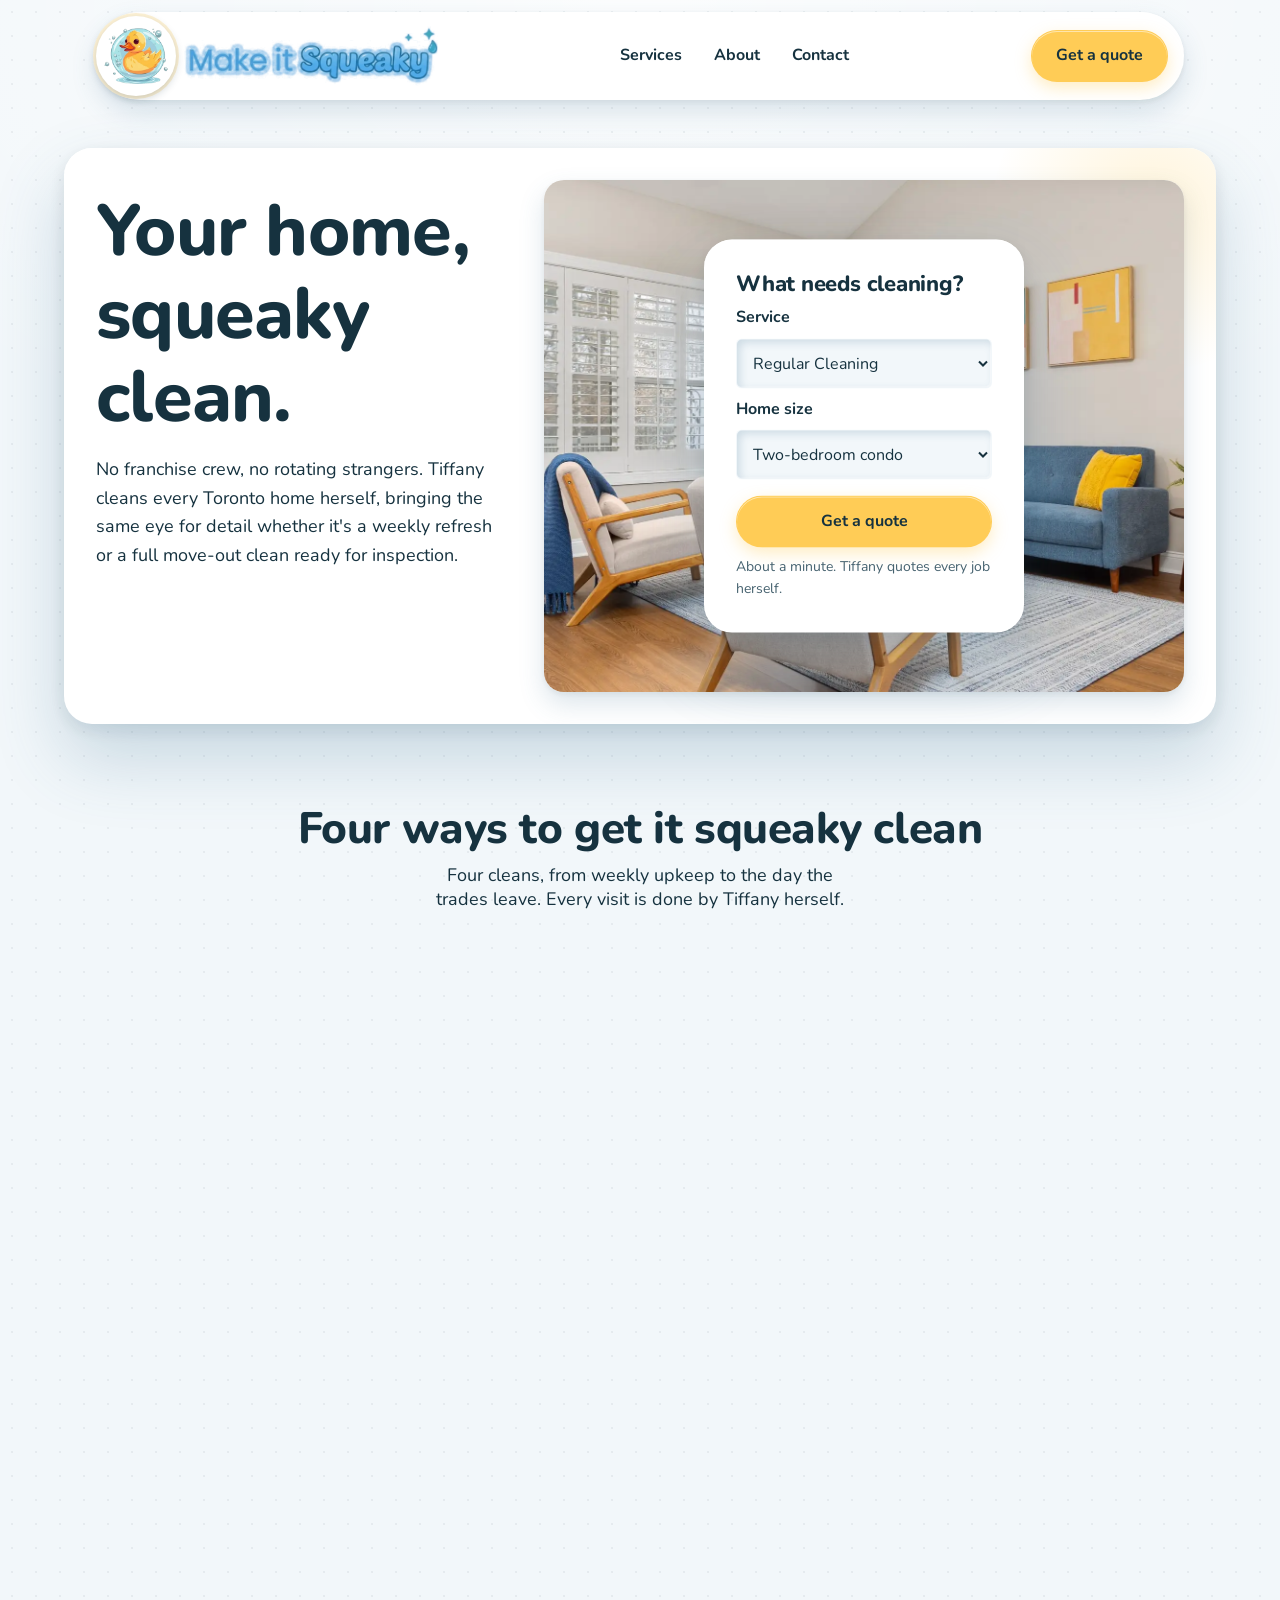
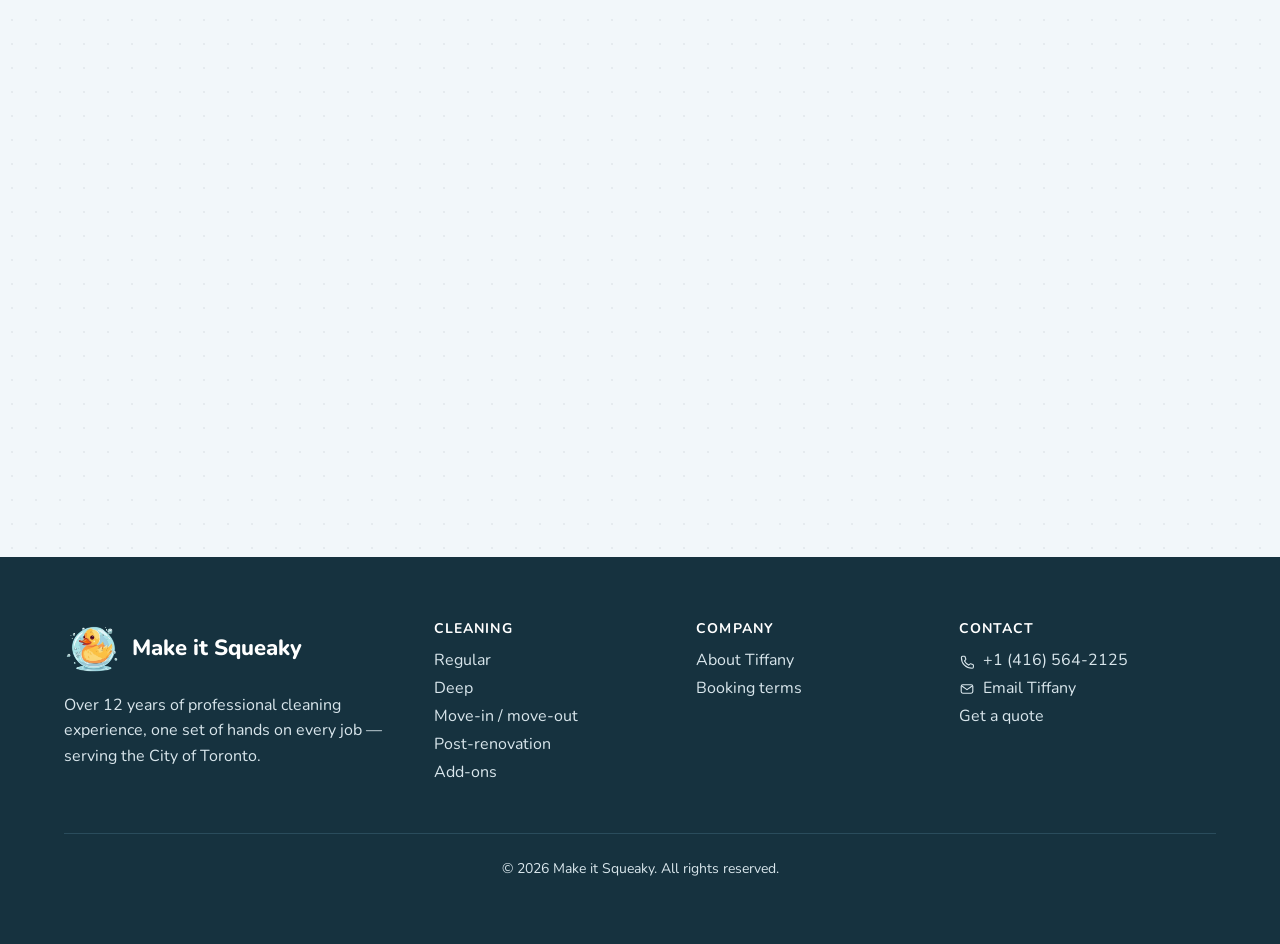
<file: index.html>
<!DOCTYPE html>
<html lang="en">
<head>
  <meta charset="UTF-8">
  <meta name="viewport" content="width=device-width, initial-scale=1.0">
  <meta http-equiv="Content-Security-Policy" content="default-src 'none'; img-src 'self'; style-src 'self'; script-src 'self'; font-src 'self'; connect-src 'self'; form-action 'self'; base-uri 'none'">
  <meta name="referrer" content="strict-origin-when-cross-origin">
  <title>Make it Squeaky — Residential Cleaning in Toronto</title>
  <meta name="description" content="Residential cleaning across the City of Toronto. Tiffany cleans every home herself — regular, deep, move-in/move-out and post-renovation — and quotes each job personally.">
  <link rel="canonical" href="https://makeitsqueaky.com/">
  <meta property="og:type" content="website">
  <meta property="og:site_name" content="Make it Squeaky">
  <meta property="og:title" content="Make it Squeaky — Residential Cleaning in Toronto">
  <meta property="og:description" content="Over a decade of professional cleaning experience. Tiffany cleans every home herself, across the City of Toronto — regular, deep, move-in/move-out and post-renovation cleans, quoted personally.">
  <meta property="og:url" content="https://makeitsqueaky.com/">
  <meta property="og:image" content="https://makeitsqueaky.com/assets/img/hero.webp">
  <meta property="og:image:width" content="1600">
  <meta property="og:image:height" content="1067">
  <meta property="og:image:alt" content="A bright living room with a blue sofa, wooden chairs and a sunlit shuttered window">
  <meta name="twitter:card" content="summary_large_image">
  <link rel="icon" href="assets/img/duck.webp" type="image/webp">
  <link rel="stylesheet" href="assets/css/site.css">
  <link rel="stylesheet" href="assets/css/mobile.css" media="screen and (max-width: 767px)">
  <script src="assets/js/boot.js"></script>
  <!-- Structured data. No prices: Tiffany quotes personally (PRODUCT.md,
       2026-10-26) and tests/copy-rules.test.js fails the build if a figure
       appears here or anywhere else that ships. Nothing appears here that the
       business cannot truthfully state: no street address, no opening hours,
       no ratings, no social profiles. An absent field is honest; an invented
       one is a lie in machine-readable form. -->
  <script type="application/ld+json">
  {
    "@context": "https://schema.org",
    "@graph": [
      {
        "@type": "LocalBusiness",
        "@id": "https://makeitsqueaky.com/#business",
        "name": "Make it Squeaky",
        "url": "https://makeitsqueaky.com/",
        "telephone": "+14165642125",
        "email": "tiffanypoerazoff10@gmail.com",
        "image": "https://makeitsqueaky.com/assets/img/hero.webp",
        "logo": "https://makeitsqueaky.com/assets/img/duck.webp",
        "description": "Residential cleaning across the City of Toronto. Tiffany cleans every home herself — no crews, no subcontractors — regular, deep, move-in/move-out and post-renovation cleaning, each job quoted personally.",
        "founder": { "@type": "Person", "name": "Tiffany" },
        "numberOfEmployees": { "@type": "QuantitativeValue", "value": 1 },
        "slogan": "One set of hands on every job.",
        "areaServed": {
          "@type": "City",
          "name": "Toronto",
          "containedInPlace": { "@type": "AdministrativeArea", "name": "Ontario" }
        },
        "makesOffer": [
          { "@type": "Offer", "itemOffered": { "@type": "Service", "name": "Regular Cleaning", "serviceType": "House cleaning" } },
          { "@type": "Offer", "itemOffered": { "@type": "Service", "name": "Deep Cleaning", "serviceType": "House cleaning" } },
          { "@type": "Offer", "itemOffered": { "@type": "Service", "name": "Move-In / Move-Out Cleaning", "serviceType": "House cleaning" } },
          { "@type": "Offer", "itemOffered": { "@type": "Service", "name": "Post-Renovation Cleaning", "serviceType": "House cleaning" } }
        ]
      },
      {
        "@type": "WebSite",
        "@id": "https://makeitsqueaky.com/#website",
        "url": "https://makeitsqueaky.com/",
        "name": "Make it Squeaky",
        "publisher": { "@id": "https://makeitsqueaky.com/#business" }
      }
    ]
  }
  </script>
</head>
<body>
  <a class="ms-skip-link" href="#main">Skip to content</a>

  <header class="ms-header">
    <div class="ms-header__inner">
      <a class="ms-logo" href="index.html" aria-label="Make it Squeaky — home">
        <span class="ms-logo__badge">
          <img
            class="ms-logo__mark"
            src="assets/img/duck.webp"
            srcset="assets/img/duck.webp 220w, assets/img/duck@2x.webp 440w"
            sizes="96px"
            width="220" height="220"
            alt="">
          <span class="ms-logo__bubbles" aria-hidden="true"><i></i><i></i><i></i><i></i></span>
        </span>
        <img
          class="ms-logo__word"
          src="assets/img/wordmark.webp"
          srcset="assets/img/wordmark.webp 576w, assets/img/wordmark@2x.webp 1152w"
          sizes="220px"
          width="576" height="136"
          alt="Make it Squeaky">
      </a>

      <nav class="ms-nav" aria-label="Primary">
        <button type="button" class="ms-nav__summary" id="ms-nav-toggle" aria-expanded="false" aria-controls="ms-nav-list" aria-label="Menu">
          <svg width="18" height="14" viewBox="0 0 18 14" fill="none" aria-hidden="true">
            <path d="M1 1H17M1 7H17M1 13H17" stroke="currentColor" stroke-width="2" stroke-linecap="round"/>
          </svg>
          <span class="ms-nav__summary-label">Menu</span>
        </button>
        <ul class="ms-nav__list" id="ms-nav-list">
          <li><a href="services.html">Services</a></li>
          <li><a href="about.html">About</a></li>
          <li><a href="about.html#contact-heading">Contact</a></li>
        </ul>
      </nav>

      <a class="ms-btn ms-btn--accent ms-header__cta" href="quote.html">
        <span class="ms-header__cta-full">Get a quote</span>
        <span class="ms-header__cta-short">Get a quote</span>
      </a>
    </div>
  </header>

  <main id="main">
    <section class="ms-hero" aria-labelledby="hero-heading">
      <div class="ms-container">
        <div class="ms-hero__inner">
          <div class="ms-hero__glow" aria-hidden="true"></div>
          <div class="ms-hero__copy">
            <h1 id="hero-heading" class="ms-hero__heading">Your home, squeaky clean.</h1>
            <p class="ms-hero__lead">
              No franchise crew, no rotating strangers. Tiffany cleans every Toronto home herself, bringing
              the same eye for detail whether it's a weekly refresh or a full move-out clean ready
              for inspection.
            </p>

            <div class="ms-stat ms-stat--start ms-hero__stat">
              <span class="ms-stat__num" data-years-since="2014">12</span>
              <span class="ms-stat__label">Years of experience</span>
            </div>
          </div>

          <div class="ms-hero__visual">
            <div class="ms-hero__media">
              <picture>
                <source media="(max-width: 63.9375em)" srcset="assets/img/hero-mobile.webp" width="820" height="547">
                <img
                  class="ms-hero__photo"
                  src="assets/img/hero.webp"
                  alt="A bright living room with a blue sofa, wooden chairs and a sunlit shuttered window"
                  width="1600" height="1067">
              </picture>
            </div>
            <form class="ms-quote-start" id="quote-start" action="quote.html" method="get" aria-labelledby="quote-start-heading">
              <h2 id="quote-start-heading" class="ms-quote-start__heading">What needs cleaning?</h2>

              <div class="ms-field">
                <label for="quote-service">Service</label>
                <select id="quote-service" name="service">
                  <option value="regular" selected>Regular Cleaning</option>
                  <option value="deep">Deep Cleaning</option>
                  <option value="moveInOut">Move-In / Move-Out Cleaning</option>
                  <option value="postReno">Post-Renovation Cleaning</option>
                </select>
              </div>

              <div class="ms-field">
                <label for="quote-size">Home size</label>
                <!-- Values are the estimator's own inputs — home type, bedrooms,
                     bathrooms — so the quote form can open with the same home
                     already described. -->
                <select id="quote-size" name="size">
                  <option value="condo|1|1">One-bedroom condo</option>
                  <option value="condo|2|1" selected>Two-bedroom condo</option>
                  <option value="condo|3|2">Three-bedroom condo</option>
                  <option value="townhouse|3|2">Three-bedroom townhouse</option>
                  <option value="house|3|2">Three-bedroom house</option>
                  <option value="house|4|3">Four-bedroom house</option>
                </select>
              </div>

              <button type="submit" class="ms-btn ms-btn--accent ms-btn--block ms-quote-start__submit">
                Get a quote
              </button>
              <p class="ms-quote-start__note">About a minute. Tiffany quotes every job herself.</p>
            </form>
          </div>
        </div>
      </div>
    </section>

    <section class="ms-services" id="services" aria-labelledby="services-heading">
      <div class="ms-container">
        <div class="ms-section__head">
          <h2 id="services-heading" class="ms-section-heading">Four ways to get it squeaky clean</h2>
          <p class="ms-section-lead">Four cleans, from weekly upkeep to the day the trades leave. Every visit is done by Tiffany herself.</p>
        </div>

        <div class="ms-service-grid">
          <a class="ms-service-tile" href="services.html#regular-heading">
            <h3 class="ms-card__title">Regular Cleaning</h3>
            <p class="ms-card__desc">Upkeep for a home that is already in good order.</p>
            <ul class="ms-check-list ms-service-tile__list">
              <li><svg viewBox="0 0 20 20" fill="none" aria-hidden="true"><path d="M4 10.5 8 14.5 16 6" stroke="currentColor" stroke-width="2" stroke-linecap="round" stroke-linejoin="round"/></svg>Dusting, vacuuming, floors</li>
              <li><svg viewBox="0 0 20 20" fill="none" aria-hidden="true"><path d="M4 10.5 8 14.5 16 6" stroke="currentColor" stroke-width="2" stroke-linecap="round" stroke-linejoin="round"/></svg>Kitchen counters and appliance fronts</li>
              <li><svg viewBox="0 0 20 20" fill="none" aria-hidden="true"><path d="M4 10.5 8 14.5 16 6" stroke="currentColor" stroke-width="2" stroke-linecap="round" stroke-linejoin="round"/></svg>Bathrooms cleaned and sanitised</li>
              <li><svg viewBox="0 0 20 20" fill="none" aria-hidden="true"><path d="M4 10.5 8 14.5 16 6" stroke="currentColor" stroke-width="2" stroke-linecap="round" stroke-linejoin="round"/></svg>Baseboards, bins, high-touch points</li>
            </ul>
            <span class="ms-service-tile__more">What's included</span>
          </a>

          <a class="ms-service-tile" href="services.html#deep-heading">
            <h3 class="ms-card__title">Deep Cleaning</h3>
            <p class="ms-card__desc">For a home that has not had a professional clean in a while.</p>
            <ul class="ms-check-list ms-service-tile__list">
              <li><svg viewBox="0 0 20 20" fill="none" aria-hidden="true"><path d="M4 10.5 8 14.5 16 6" stroke="currentColor" stroke-width="2" stroke-linecap="round" stroke-linejoin="round"/></svg>Everything in a regular visit</li>
              <li><svg viewBox="0 0 20 20" fill="none" aria-hidden="true"><path d="M4 10.5 8 14.5 16 6" stroke="currentColor" stroke-width="2" stroke-linecap="round" stroke-linejoin="round"/></svg>Soap scum and hard-water buildup</li>
              <li><svg viewBox="0 0 20 20" fill="none" aria-hidden="true"><path d="M4 10.5 8 14.5 16 6" stroke="currentColor" stroke-width="2" stroke-linecap="round" stroke-linejoin="round"/></svg>Cabinet fronts, doors, frames, trim</li>
              <li><svg viewBox="0 0 20 20" fill="none" aria-hidden="true"><path d="M4 10.5 8 14.5 16 6" stroke="currentColor" stroke-width="2" stroke-linecap="round" stroke-linejoin="round"/></svg>Corners and hard-to-reach spots</li>
            </ul>
            <span class="ms-service-tile__more">What's included</span>
          </a>

          <a class="ms-service-tile" href="services.html#moveinout-heading">
            <h3 class="ms-card__title">Move-In / Move-Out Cleaning</h3>
            <p class="ms-card__desc">For an empty place that has to pass inspection.</p>
            <ul class="ms-check-list ms-service-tile__list">
              <li><svg viewBox="0 0 20 20" fill="none" aria-hidden="true"><path d="M4 10.5 8 14.5 16 6" stroke="currentColor" stroke-width="2" stroke-linecap="round" stroke-linejoin="round"/></svg>Everything in a deep clean</li>
              <li><svg viewBox="0 0 20 20" fill="none" aria-hidden="true"><path d="M4 10.5 8 14.5 16 6" stroke="currentColor" stroke-width="2" stroke-linecap="round" stroke-linejoin="round"/></svg>Inside closets, shelves, storage</li>
              <li><svg viewBox="0 0 20 20" fill="none" aria-hidden="true"><path d="M4 10.5 8 14.5 16 6" stroke="currentColor" stroke-width="2" stroke-linecap="round" stroke-linejoin="round"/></svg>Window sills, tracks, light switches</li>
              <li><svg viewBox="0 0 20 20" fill="none" aria-hidden="true"><path d="M4 10.5 8 14.5 16 6" stroke="currentColor" stroke-width="2" stroke-linecap="round" stroke-linejoin="round"/></svg>Final walk-through and touches</li>
            </ul>
            <span class="ms-service-tile__more">What's included</span>
          </a>

          <a class="ms-service-tile" href="services.html#postreno-heading">
            <h3 class="ms-card__title">Post-Renovation Cleaning</h3>
            <p class="ms-card__desc">For the fine dust left behind once the trades have gone.</p>
            <ul class="ms-check-list ms-service-tile__list">
              <li><svg viewBox="0 0 20 20" fill="none" aria-hidden="true"><path d="M4 10.5 8 14.5 16 6" stroke="currentColor" stroke-width="2" stroke-linecap="round" stroke-linejoin="round"/></svg>Walls, trim, doors and frames</li>
              <li><svg viewBox="0 0 20 20" fill="none" aria-hidden="true"><path d="M4 10.5 8 14.5 16 6" stroke="currentColor" stroke-width="2" stroke-linecap="round" stroke-linejoin="round"/></svg>Cabinets and countertops</li>
              <li><svg viewBox="0 0 20 20" fill="none" aria-hidden="true"><path d="M4 10.5 8 14.5 16 6" stroke="currentColor" stroke-width="2" stroke-linecap="round" stroke-linejoin="round"/></svg>Sills, tracks, full vacuum and mop</li>
              <li><svg viewBox="0 0 20 20" fill="none" aria-hidden="true"><path d="M4 10.5 8 14.5 16 6" stroke="currentColor" stroke-width="2" stroke-linecap="round" stroke-linejoin="round"/></svg>Final detail pass</li>
            </ul>
            <span class="ms-service-tile__more">What's included</span>
          </a>
        </div>
        <p class="ms-services__note"><span class="ms-services__part">Serving the City of Toronto</span><span class="ms-services__sep" aria-hidden="true"> · </span><span class="ms-services__part">Just outside the city? <a href="about.html#contact-heading">Ask Tiffany</a></span></p>
      </div>
    </section>
    <!-- Tiffany's own before-and-after photos (2026-10-31): the bathtub
         and the kitchen sink, the pairs whose difference is unmistakable
         (Jon dropped the oven, the rusty stovetop and a second basin that
         was not a tub). Each frame is a native range input over two
         photos; assets/js/compare.js moves the clip. Captions name the
         subject only — the job, the home and the clean are not known. -->
    <section class="ms-section ms-work" id="work" aria-labelledby="work-heading">
      <div class="ms-container">
        <div class="ms-section__head">
          <h2 id="work-heading" class="ms-section-heading">Before and after</h2>
          <p class="ms-section-lead">Tiffany's own photos: a bathtub and a kitchen sink, each before and after. Drag the handle.</p>
        </div>
        <div class="ms-compare-grid">
          <figure class="ms-compare">
            <div class="ms-compare__frame">
              <img class="ms-compare__img ms-compare__img--after" src="assets/img/work/tub-after.webp" srcset="assets/img/work/tub-after.webp 800w, assets/img/work/tub-after@2x.webp 1400w" sizes="(min-width: 64em) 35rem, calc(100vw - 2rem)" width="800" height="600" alt="The same bathtub after the clean, white from edge to edge" loading="lazy" decoding="async">
              <div class="ms-compare__before">
                <img class="ms-compare__img" src="assets/img/work/tub-before.webp" srcset="assets/img/work/tub-before.webp 800w, assets/img/work/tub-before@2x.webp 1400w" sizes="(min-width: 64em) 35rem, calc(100vw - 2rem)" width="800" height="600" alt="A bathtub before the clean, with soap scum and a stained floor" loading="lazy" decoding="async">
              </div>
              <input class="ms-compare__range" type="range" min="0" max="100" value="50" aria-label="Bathtub: slide to compare before and after">
              <div class="ms-compare__divider" aria-hidden="true"><span class="ms-compare__knob"></span></div>
              <span class="ms-compare__tag ms-compare__tag--before" aria-hidden="true">Before</span>
              <span class="ms-compare__tag ms-compare__tag--after" aria-hidden="true">After</span>
            </div>
            <figcaption class="ms-compare__caption">Bathtub</figcaption>
          </figure>

          <figure class="ms-compare">
            <div class="ms-compare__frame">
              <img class="ms-compare__img ms-compare__img--after" src="assets/img/work/sink-after.webp" srcset="assets/img/work/sink-after.webp 800w, assets/img/work/sink-after@2x.webp 1400w" sizes="(min-width: 64em) 35rem, calc(100vw - 2rem)" width="800" height="600" alt="The same kitchen sink after the clean, the steel bright and the drains clear" loading="lazy" decoding="async">
              <div class="ms-compare__before">
                <img class="ms-compare__img" src="assets/img/work/sink-before.webp" srcset="assets/img/work/sink-before.webp 800w, assets/img/work/sink-before@2x.webp 1400w" sizes="(min-width: 64em) 35rem, calc(100vw - 2rem)" width="800" height="600" alt="A double kitchen sink before the clean, dull with a clogged drain and residue in the basins" loading="lazy" decoding="async">
              </div>
              <input class="ms-compare__range" type="range" min="0" max="100" value="50" aria-label="Kitchen sink: slide to compare before and after">
              <div class="ms-compare__divider" aria-hidden="true"><span class="ms-compare__knob"></span></div>
              <span class="ms-compare__tag ms-compare__tag--before" aria-hidden="true">Before</span>
              <span class="ms-compare__tag ms-compare__tag--after" aria-hidden="true">After</span>
            </div>
            <figcaption class="ms-compare__caption">Kitchen sink</figcaption>
          </figure>
        </div>
      </div>
    </section>
  </main>

  <footer class="ms-footer">
    <div class="ms-container">
      <div class="ms-footer__grid">
        <div class="ms-footer__col ms-footer__col--brand">
          <div class="ms-footer__brand">
            <img src="assets/img/duck.webp" srcset="assets/img/duck.webp 220w, assets/img/duck@2x.webp 440w" sizes="56px" width="220" height="220" alt="">
            <span class="ms-footer__wordmark-text">Make it Squeaky</span>
          </div>
          <p class="ms-footer__tagline">
            Over <span data-years-since="2014">12</span> years of professional cleaning experience, one set of hands on every job —
            serving the City of Toronto.
          </p>
        </div>

        <div class="ms-footer__col">
          <h2>Cleaning</h2>
          <ul>
            <li><a href="services.html#regular-heading">Regular</a></li>
            <li><a href="services.html#deep-heading">Deep</a></li>
            <li><a href="services.html#moveinout-heading">Move-in / move-out</a></li>
            <li><a href="services.html#postreno-heading">Post-renovation</a></li>
            <li><a href="services.html#addons-heading">Add-ons</a></li>
          </ul>
        </div>

        <div class="ms-footer__col">
          <h2>Company</h2>
          <ul>
            <li><a href="about.html">About Tiffany</a></li>
            <li><a href="services.html#terms-heading">Booking terms</a></li>
          </ul>
        </div>

        <div class="ms-footer__col">
          <h2>Contact</h2>
          <ul>
            <li class="ms-footer__icon-row">
              <svg viewBox="0 0 20 20" fill="none" aria-hidden="true"><path d="M3 5.5C3 4.67 3.67 4 4.5 4h2.06c.46 0 .87.3 1.01.74l.9 2.72a1.08 1.08 0 0 1-.28 1.1L6.9 9.9a12 12 0 0 0 5.2 5.2l1.34-1.29a1.08 1.08 0 0 1 1.1-.28l2.72.9c.44.14.74.55.74 1.01v2.06c0 .83-.67 1.5-1.5 1.5C8.6 19 3 13.4 3 5.5Z" stroke="currentColor" stroke-width="1.4" stroke-linejoin="round"/></svg>
              <a href="tel:+14165642125">+1 (416) 564-2125</a>
            </li>
            <li class="ms-footer__icon-row">
              <svg viewBox="0 0 20 20" fill="none" aria-hidden="true"><rect x="2.75" y="4.75" width="14.5" height="10.5" rx="2" stroke="currentColor" stroke-width="1.4"/><path d="m3.5 6.25 6.5 4.5 6.5-4.5" stroke="currentColor" stroke-width="1.4" stroke-linecap="round" stroke-linejoin="round"/></svg>
              <a href="mailto:tiffanypoerazoff10@gmail.com">Email Tiffany</a>
            </li>
            <li><a href="quote.html">Get a quote</a></li>
          </ul>
        </div>
      </div>

      <div class="ms-footer__bottom">
        <span>© 2026 Make it Squeaky. All rights reserved.</span>
      </div>
    </div>
  </footer>

  <script type="module" src="assets/js/ui.js"></script>
  <script type="module" src="assets/js/compare.js"></script>
</body>
</html>
</file>
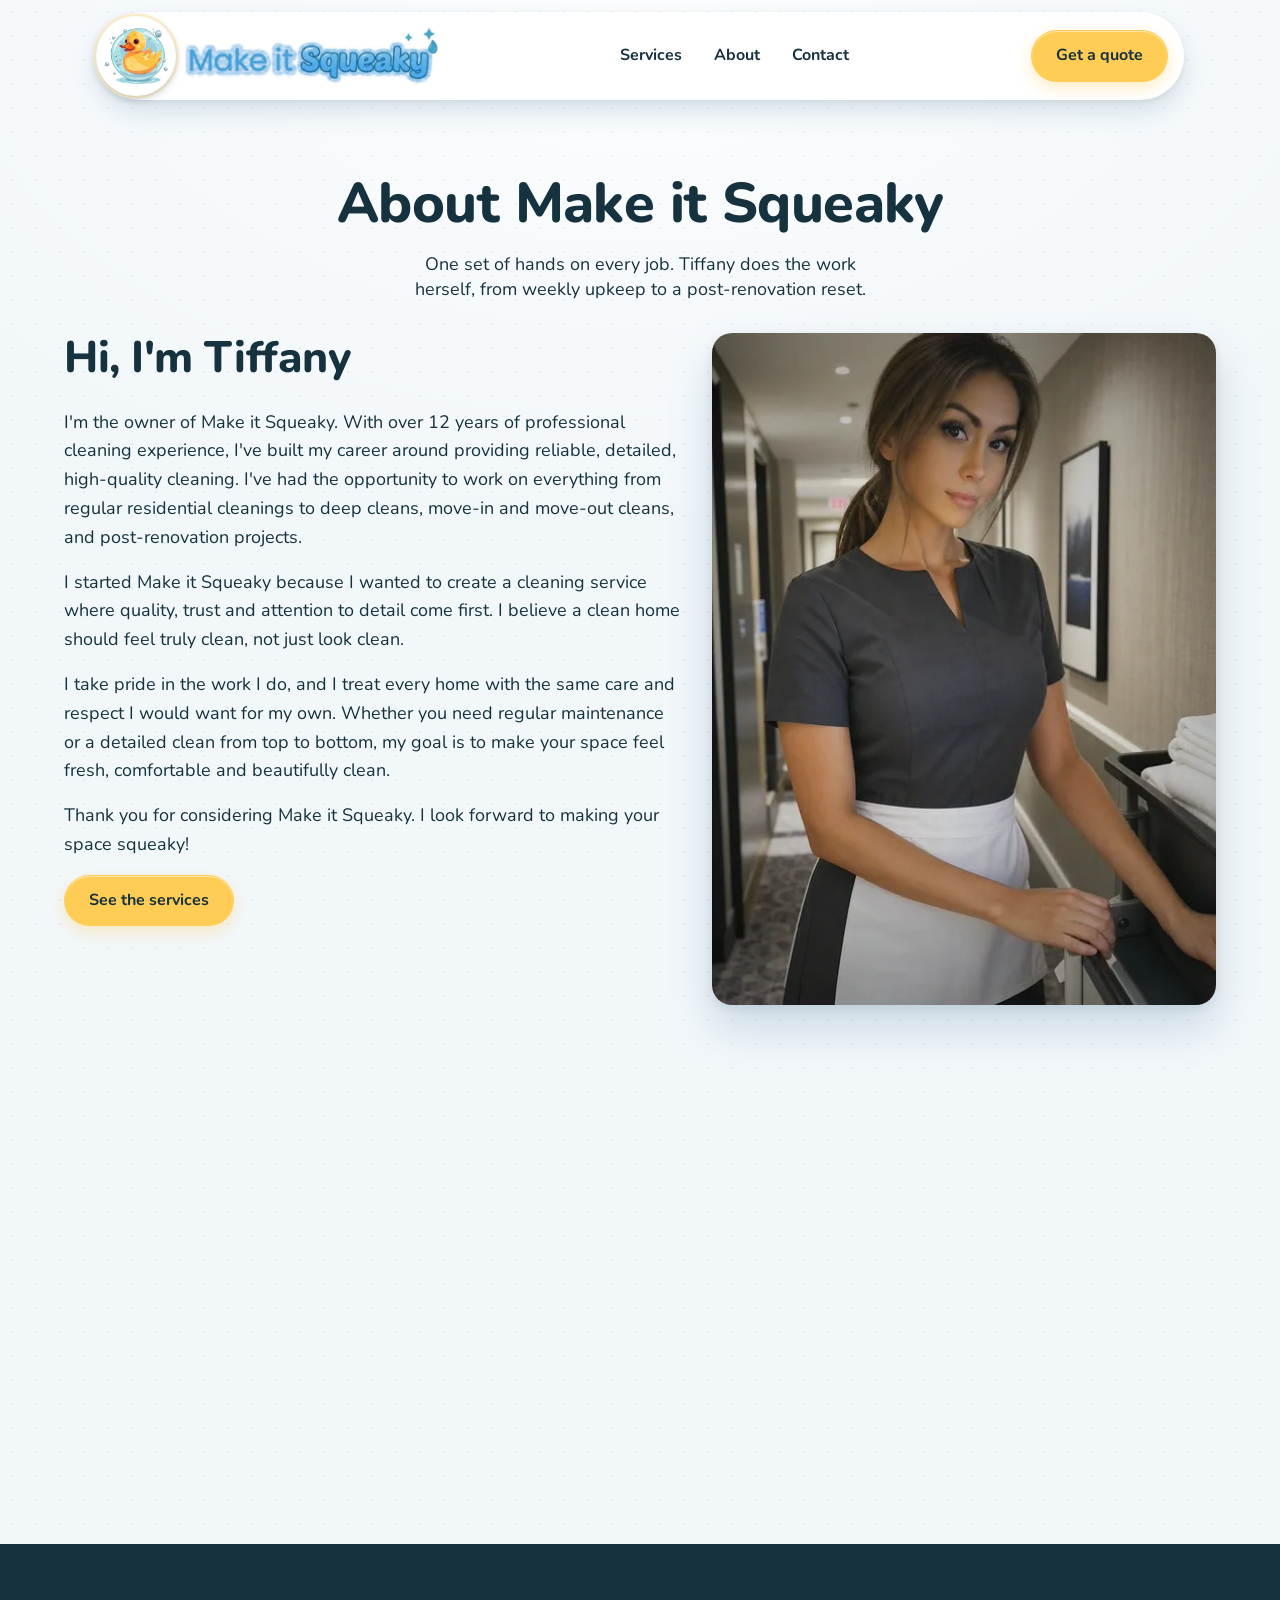
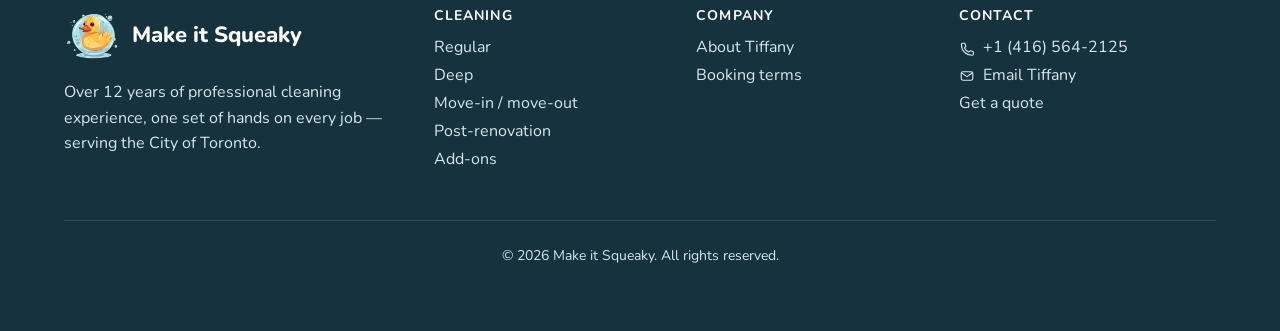
<file: about.html>
<!DOCTYPE html>
<html lang="en">
<head>
  <meta charset="UTF-8">
  <meta name="viewport" content="width=device-width, initial-scale=1.0">
  <meta http-equiv="Content-Security-Policy" content="default-src 'none'; img-src 'self'; style-src 'self'; script-src 'self'; font-src 'self'; connect-src 'self'; form-action 'self'; base-uri 'none'">
  <meta name="referrer" content="strict-origin-when-cross-origin">
  <title>About Tiffany, Toronto House Cleaner — Make it Squeaky</title>
  <meta name="description" content="Over a decade of professional cleaning experience, serving the City of Toronto. Regular, deep, move-in/move-out, and post-renovation cleaning.">
  <link rel="canonical" href="https://makeitsqueaky.com/about.html">
  <meta property="og:type" content="website">
  <meta property="og:site_name" content="Make it Squeaky">
  <meta property="og:title" content="About Tiffany, Toronto House Cleaner — Make it Squeaky">
  <meta property="og:description" content="Over a decade of professional cleaning experience, serving the City of Toronto. Regular, deep, move-in/move-out, and post-renovation cleaning.">
  <meta property="og:url" content="https://makeitsqueaky.com/about.html">
  <meta property="og:image" content="https://makeitsqueaky.com/assets/img/hero.webp">
  <meta property="og:image:width" content="1600">
  <meta property="og:image:height" content="1067">
  <meta property="og:image:alt" content="A bright living room with a blue sofa, wooden chairs and a sunlit shuttered window">
  <meta name="twitter:card" content="summary_large_image">
  <link rel="icon" href="assets/img/duck.webp" type="image/webp">
  <link rel="stylesheet" href="assets/css/site.css">
  <link rel="stylesheet" href="assets/css/mobile.css" media="screen and (max-width: 767px)">
  <script src="assets/js/boot.js"></script>
</head>
<body>
  <a class="ms-skip-link" href="#main">Skip to content</a>

  <header class="ms-header">
    <div class="ms-header__inner">
      <a class="ms-logo" href="index.html" aria-label="Make it Squeaky — home">
        <span class="ms-logo__badge">
          <img
            class="ms-logo__mark"
            src="assets/img/duck.webp"
            srcset="assets/img/duck.webp 220w, assets/img/duck@2x.webp 440w"
            sizes="96px"
            width="220" height="220"
            alt="">
          <span class="ms-logo__bubbles" aria-hidden="true"><i></i><i></i><i></i><i></i></span>
        </span>
        <img
          class="ms-logo__word"
          src="assets/img/wordmark.webp"
          srcset="assets/img/wordmark.webp 576w, assets/img/wordmark@2x.webp 1152w"
          sizes="220px"
          width="576" height="136"
          alt="Make it Squeaky">
      </a>

      <nav class="ms-nav" aria-label="Primary">
        <button type="button" class="ms-nav__summary" id="ms-nav-toggle" aria-expanded="false" aria-controls="ms-nav-list" aria-label="Menu">
          <svg width="18" height="14" viewBox="0 0 18 14" fill="none" aria-hidden="true">
            <path d="M1 1H17M1 7H17M1 13H17" stroke="currentColor" stroke-width="2" stroke-linecap="round"/>
          </svg>
          <span class="ms-nav__summary-label">Menu</span>
        </button>
        <ul class="ms-nav__list" id="ms-nav-list">
          <li><a href="services.html">Services</a></li>
          <li><a href="about.html" aria-current="page">About</a></li>
          <li><a href="about.html#contact-heading">Contact</a></li>
        </ul>
      </nav>

      <a class="ms-btn ms-btn--accent ms-header__cta" href="quote.html">
        <span class="ms-header__cta-full">Get a quote</span>
        <span class="ms-header__cta-short">Get a quote</span>
      </a>
    </div>
  </header>

  <main id="main">
    <section class="ms-page-head" aria-labelledby="page-hero-heading">
      <div class="ms-container">
        <h1 id="page-hero-heading" class="ms-page-head__title">About Make&nbsp;it&nbsp;Squeaky</h1>
        <p class="ms-page-head__lead">One set of hands on every job. Tiffany does the work herself, from weekly upkeep to a post-renovation reset.</p>
      </div>
    </section>

    <section class="ms-section" aria-labelledby="about-heading">
      <div class="ms-container">
        <div class="ms-info-grid ms-arrive">
          <div class="ms-prose">
            <h2 id="about-heading" class="ms-section-heading ms-section-heading--start">Hi, I'm Tiffany</h2>
            <p>
              I'm the owner of Make it Squeaky. With over <span data-years-since="2014">12</span> years of professional cleaning
              experience, I've built my career around providing reliable, detailed, high-quality
              cleaning. I've had the opportunity to work on everything from regular residential
              cleanings to deep cleans, move-in and move-out cleans, and post-renovation projects.
            </p>
            <p>
              I started Make it Squeaky because I wanted to create a cleaning service where
              quality, trust and attention to detail come first. I believe a clean home should
              feel truly clean, not just look clean.
            </p>
            <p>
              I take pride in the work I do, and I treat every home with the same care and respect
              I would want for my own. Whether you need regular maintenance or a detailed clean
              from top to bottom, my goal is to make your space feel fresh, comfortable and
              beautifully clean.
            </p>
            <p>
              Thank you for considering Make it Squeaky. I look forward to making your space
              squeaky!
            </p>

            <p class="ms-prose__action"><a class="ms-btn ms-btn--accent" href="services.html">See the services</a></p>
          </div>

          <!-- The source as delivered, 1086x1448 at its own 3:4 ratio.
               .ms-portrait matches, so object-fit has nothing left to crop. -->
          <div class="ms-portrait">
            <img
              src="assets/img/tiffany.webp"
              srcset="assets/img/tiffany.webp 500w, assets/img/tiffany@2x.webp 800w"
              sizes="(min-width: 56em) 30rem, 100vw"
              width="500" height="667"
              alt="">
          </div>
        </div>
      </div>
    </section>

    <!-- How to reach her, on the page that introduces her. This was
         contact.html: four cards that stood alone on a page of their own.
         The nav's "Contact" points here. -->
    <section class="ms-section" aria-labelledby="contact-heading">
      <div class="ms-container">
        <div class="ms-section__head">
          <h2 id="contact-heading" class="ms-section-heading">Get in touch</h2>
          <p class="ms-section-lead">Call or text for the fastest answer, or send Tiffany your details online — it takes about a minute.</p>
        </div>
        <div class="ms-contact-list">
          <div class="ms-contact-list__item">
            <svg viewBox="0 0 20 20" fill="none" aria-hidden="true"><path d="M3 5.5C3 4.67 3.67 4 4.5 4h2.06c.46 0 .87.3 1.01.74l.9 2.72a1.08 1.08 0 0 1-.28 1.1L6.9 9.9a12 12 0 0 0 5.2 5.2l1.34-1.29a1.08 1.08 0 0 1 1.1-.28l2.72.9c.44.14.74.55.74 1.01v2.06c0 .83-.67 1.5-1.5 1.5C8.6 19 3 13.4 3 5.5Z" stroke="currentColor" stroke-width="1.4" stroke-linejoin="round"/></svg>
            <div>
              <h3>Phone</h3>
              <p><a href="tel:+14165642125">+1 (416) 564-2125</a></p>
            </div>
          </div>

          <div class="ms-contact-list__item">
            <svg viewBox="0 0 20 20" fill="none" aria-hidden="true"><rect x="2.75" y="4.75" width="14.5" height="10.5" rx="2" stroke="currentColor" stroke-width="1.4"/><path d="m3.5 6.25 6.5 4.5 6.5-4.5" stroke="currentColor" stroke-width="1.4" stroke-linecap="round" stroke-linejoin="round"/></svg>
            <div>
              <h3>Email</h3>
              <p><a href="mailto:tiffanypoerazoff10@gmail.com">tiffanypoerazoff10@gmail.com</a></p>
            </div>
          </div>

          <div class="ms-contact-list__item">
            <svg viewBox="0 0 20 20" fill="none" aria-hidden="true"><path d="M10 18s6-5.1 6-9.5A6 6 0 0 0 4 8.5C4 12.9 10 18 10 18Z" stroke="currentColor" stroke-width="1.4" stroke-linejoin="round"/><circle cx="10" cy="8.5" r="2" stroke="currentColor" stroke-width="1.4"/></svg>
            <div>
              <h3>Service area</h3>
              <p>City of Toronto — any postal code starting with M. Just outside the city, in the GTA? Just ask; she sometimes travels for a fee agreed beforehand.</p>
            </div>
          </div>

          <div class="ms-contact-list__item">
            <svg viewBox="0 0 20 20" fill="none" aria-hidden="true"><path d="M4 5.5A1.5 1.5 0 0 1 5.5 4h9A1.5 1.5 0 0 1 16 5.5v6a1.5 1.5 0 0 1-1.5 1.5H9.25L6 16v-3H5.5A1.5 1.5 0 0 1 4 11.5v-6Z" stroke="currentColor" stroke-width="1.4" stroke-linejoin="round"/></svg>
            <div>
              <h3>Get a quote online</h3>
              <p>Tell Tiffany about your home in about a minute — no call needed.</p>
              <p><a href="quote.html">Get a quote</a></p>
            </div>
          </div>
        </div>
      </div>
    </section>

  </main>

  <footer class="ms-footer">
    <div class="ms-container">
      <div class="ms-footer__grid">
        <div class="ms-footer__col ms-footer__col--brand">
          <div class="ms-footer__brand">
            <img src="assets/img/duck.webp" srcset="assets/img/duck.webp 220w, assets/img/duck@2x.webp 440w" sizes="56px" width="220" height="220" alt="">
            <span class="ms-footer__wordmark-text">Make it Squeaky</span>
          </div>
          <p class="ms-footer__tagline">
            Over <span data-years-since="2014">12</span> years of professional cleaning experience, one set of hands on every job —
            serving the City of Toronto.
          </p>
        </div>

        <div class="ms-footer__col">
          <h2>Cleaning</h2>
          <ul>
            <li><a href="services.html#regular-heading">Regular</a></li>
            <li><a href="services.html#deep-heading">Deep</a></li>
            <li><a href="services.html#moveinout-heading">Move-in / move-out</a></li>
            <li><a href="services.html#postreno-heading">Post-renovation</a></li>
            <li><a href="services.html#addons-heading">Add-ons</a></li>
          </ul>
        </div>

        <div class="ms-footer__col">
          <h2>Company</h2>
          <ul>
            <li><a href="about.html">About Tiffany</a></li>
            <li><a href="services.html#terms-heading">Booking terms</a></li>
          </ul>
        </div>

        <div class="ms-footer__col">
          <h2>Contact</h2>
          <ul>
            <li class="ms-footer__icon-row">
              <svg viewBox="0 0 20 20" fill="none" aria-hidden="true"><path d="M3 5.5C3 4.67 3.67 4 4.5 4h2.06c.46 0 .87.3 1.01.74l.9 2.72a1.08 1.08 0 0 1-.28 1.1L6.9 9.9a12 12 0 0 0 5.2 5.2l1.34-1.29a1.08 1.08 0 0 1 1.1-.28l2.72.9c.44.14.74.55.74 1.01v2.06c0 .83-.67 1.5-1.5 1.5C8.6 19 3 13.4 3 5.5Z" stroke="currentColor" stroke-width="1.4" stroke-linejoin="round"/></svg>
              <a href="tel:+14165642125">+1 (416) 564-2125</a>
            </li>
            <li class="ms-footer__icon-row">
              <svg viewBox="0 0 20 20" fill="none" aria-hidden="true"><rect x="2.75" y="4.75" width="14.5" height="10.5" rx="2" stroke="currentColor" stroke-width="1.4"/><path d="m3.5 6.25 6.5 4.5 6.5-4.5" stroke="currentColor" stroke-width="1.4" stroke-linecap="round" stroke-linejoin="round"/></svg>
              <a href="mailto:tiffanypoerazoff10@gmail.com">Email Tiffany</a>
            </li>
            <li><a href="quote.html">Get a quote</a></li>
          </ul>
        </div>
      </div>

      <div class="ms-footer__bottom">
        <span>© 2026 Make it Squeaky. All rights reserved.</span>
      </div>
    </div>
  </footer>

  <script type="module" src="assets/js/ui.js"></script>
</body>
</html>
</file>
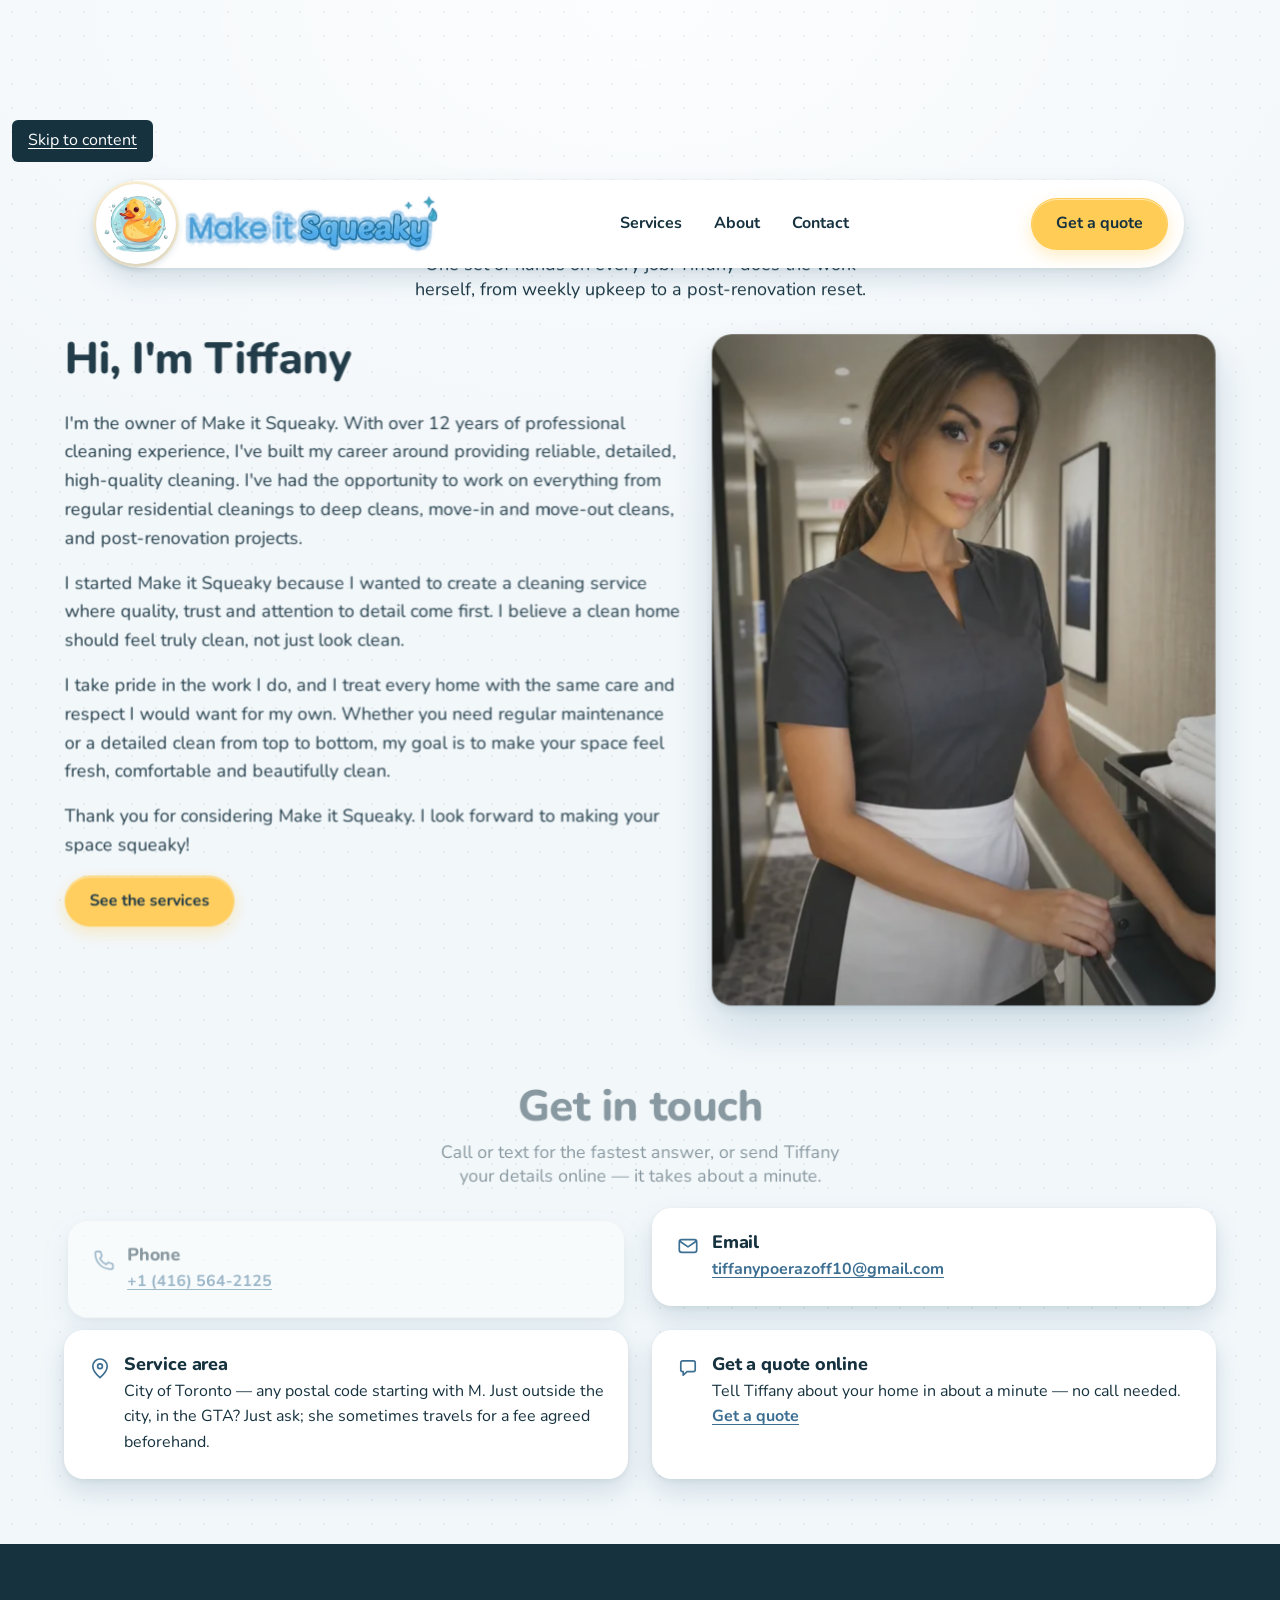
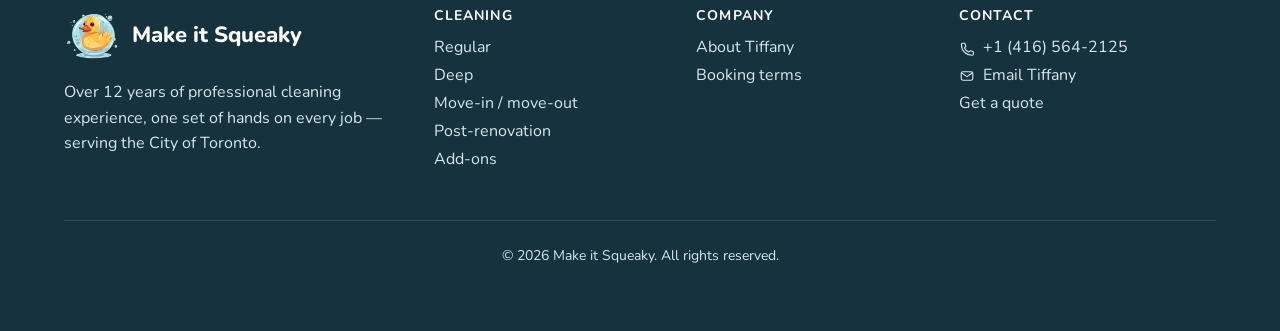
<file: contact.html>
<!DOCTYPE html>
<html lang="en">
<head>
  <meta charset="UTF-8">
  <meta name="viewport" content="width=device-width, initial-scale=1.0">
  <meta http-equiv="Content-Security-Policy" content="default-src 'none'; img-src 'self'; style-src 'self'; script-src 'self'; font-src 'self'; connect-src 'self'; form-action 'self'; base-uri 'none'">
  <meta name="referrer" content="strict-origin-when-cross-origin">
  <!-- Contact merged into about.html on 2026-09-28: the ways to reach
       Tiffany sit on the page that introduces her (#contact-heading), and the
       nav's "Contact" points there. This file stays only so old links and
       search results land somewhere: GitHub Pages cannot send a real
       redirect, so it is a meta refresh, a canonical to the merged page,
       noindex, and a visible link for a browser that does not follow the
       refresh. tests/site-structure.test.js holds that it carries no content
       of its own. -->
  <title>Contact has moved — Make it Squeaky</title>
  <meta name="robots" content="noindex">
  <meta http-equiv="refresh" content="0; url=about.html#contact-heading">
  <link rel="canonical" href="https://makeitsqueaky.com/about.html">
  <link rel="icon" href="assets/img/duck.webp" type="image/webp">
  <link rel="stylesheet" href="assets/css/site.css">
  <link rel="stylesheet" href="assets/css/mobile.css" media="screen and (max-width: 767px)">
</head>
<body>
  <a class="ms-skip-link" href="#main">Skip to content</a>

  <header class="ms-header">
    <div class="ms-header__inner">
      <a class="ms-logo" href="index.html" aria-label="Make it Squeaky — home">
        <span class="ms-logo__badge">
          <img
            class="ms-logo__mark"
            src="assets/img/duck.webp"
            srcset="assets/img/duck.webp 220w, assets/img/duck@2x.webp 440w"
            sizes="96px"
            width="220" height="220"
            alt="">
          <span class="ms-logo__bubbles" aria-hidden="true"><i></i><i></i><i></i><i></i></span>
        </span>
        <img
          class="ms-logo__word"
          src="assets/img/wordmark.webp"
          srcset="assets/img/wordmark.webp 576w, assets/img/wordmark@2x.webp 1152w"
          sizes="220px"
          width="576" height="136"
          alt="Make it Squeaky">
      </a>

      <nav class="ms-nav" aria-label="Primary">
        <button type="button" class="ms-nav__summary" id="ms-nav-toggle" aria-expanded="false" aria-controls="ms-nav-list" aria-label="Menu">
          <svg width="18" height="14" viewBox="0 0 18 14" fill="none" aria-hidden="true">
            <path d="M1 1H17M1 7H17M1 13H17" stroke="currentColor" stroke-width="2" stroke-linecap="round"/>
          </svg>
          <span class="ms-nav__summary-label">Menu</span>
        </button>
        <ul class="ms-nav__list" id="ms-nav-list">
          <li><a href="services.html">Services</a></li>
          <li><a href="about.html">About</a></li>
          <li><a href="about.html#contact-heading">Contact</a></li>
        </ul>
      </nav>

      <a class="ms-btn ms-btn--accent ms-header__cta" href="quote.html">
        <span class="ms-header__cta-full">Get a quote</span>
        <span class="ms-header__cta-short">Get a quote</span>
      </a>
    </div>
  </header>

  <main id="main">
    <section class="ms-section" aria-labelledby="moved-heading">
      <div class="ms-container">
        <div class="ms-cta-panel">
          <h1 id="moved-heading" class="ms-section-heading">Contact details now live on the About page</h1>
          <p class="ms-section-lead">Phone, email and the service area are with Tiffany's introduction. You should be taken there automatically.</p>
          <a class="ms-btn ms-btn--accent ms-cta-panel__cta" href="about.html#contact-heading">Go to contact details</a>
        </div>
      </div>
    </section>
  </main>

  <footer class="ms-footer">
    <div class="ms-container">
      <div class="ms-footer__grid">
        <div class="ms-footer__col ms-footer__col--brand">
          <div class="ms-footer__brand">
            <img src="assets/img/duck.webp" srcset="assets/img/duck.webp 220w, assets/img/duck@2x.webp 440w" sizes="56px" width="220" height="220" alt="">
            <span class="ms-footer__wordmark-text">Make it Squeaky</span>
          </div>
          <p class="ms-footer__tagline">
            Over <span data-years-since="2014">12</span> years of professional cleaning experience, one set of hands on every job —
            serving the City of Toronto.
          </p>
        </div>

        <div class="ms-footer__col">
          <h2>Cleaning</h2>
          <ul>
            <li><a href="services.html#regular-heading">Regular</a></li>
            <li><a href="services.html#deep-heading">Deep</a></li>
            <li><a href="services.html#moveinout-heading">Move-in / move-out</a></li>
            <li><a href="services.html#postreno-heading">Post-renovation</a></li>
            <li><a href="services.html#addons-heading">Add-ons</a></li>
          </ul>
        </div>

        <div class="ms-footer__col">
          <h2>Company</h2>
          <ul>
            <li><a href="about.html">About Tiffany</a></li>
            <li><a href="services.html#terms-heading">Booking terms</a></li>
          </ul>
        </div>

        <div class="ms-footer__col">
          <h2>Contact</h2>
          <ul>
            <li class="ms-footer__icon-row">
              <svg viewBox="0 0 20 20" fill="none" aria-hidden="true"><path d="M3 5.5C3 4.67 3.67 4 4.5 4h2.06c.46 0 .87.3 1.01.74l.9 2.72a1.08 1.08 0 0 1-.28 1.1L6.9 9.9a12 12 0 0 0 5.2 5.2l1.34-1.29a1.08 1.08 0 0 1 1.1-.28l2.72.9c.44.14.74.55.74 1.01v2.06c0 .83-.67 1.5-1.5 1.5C8.6 19 3 13.4 3 5.5Z" stroke="currentColor" stroke-width="1.4" stroke-linejoin="round"/></svg>
              <a href="tel:+14165642125">+1 (416) 564-2125</a>
            </li>
            <li class="ms-footer__icon-row">
              <svg viewBox="0 0 20 20" fill="none" aria-hidden="true"><rect x="2.75" y="4.75" width="14.5" height="10.5" rx="2" stroke="currentColor" stroke-width="1.4"/><path d="m3.5 6.25 6.5 4.5 6.5-4.5" stroke="currentColor" stroke-width="1.4" stroke-linecap="round" stroke-linejoin="round"/></svg>
              <a href="mailto:tiffanypoerazoff10@gmail.com">Email Tiffany</a>
            </li>
            <li><a href="quote.html">Get a quote</a></li>
          </ul>
        </div>
      </div>

      <div class="ms-footer__bottom">
        <span>© 2026 Make it Squeaky. All rights reserved.</span>
      </div>
    </div>
  </footer>

  <script type="module" src="assets/js/ui.js"></script>
</body>
</html>
</file>
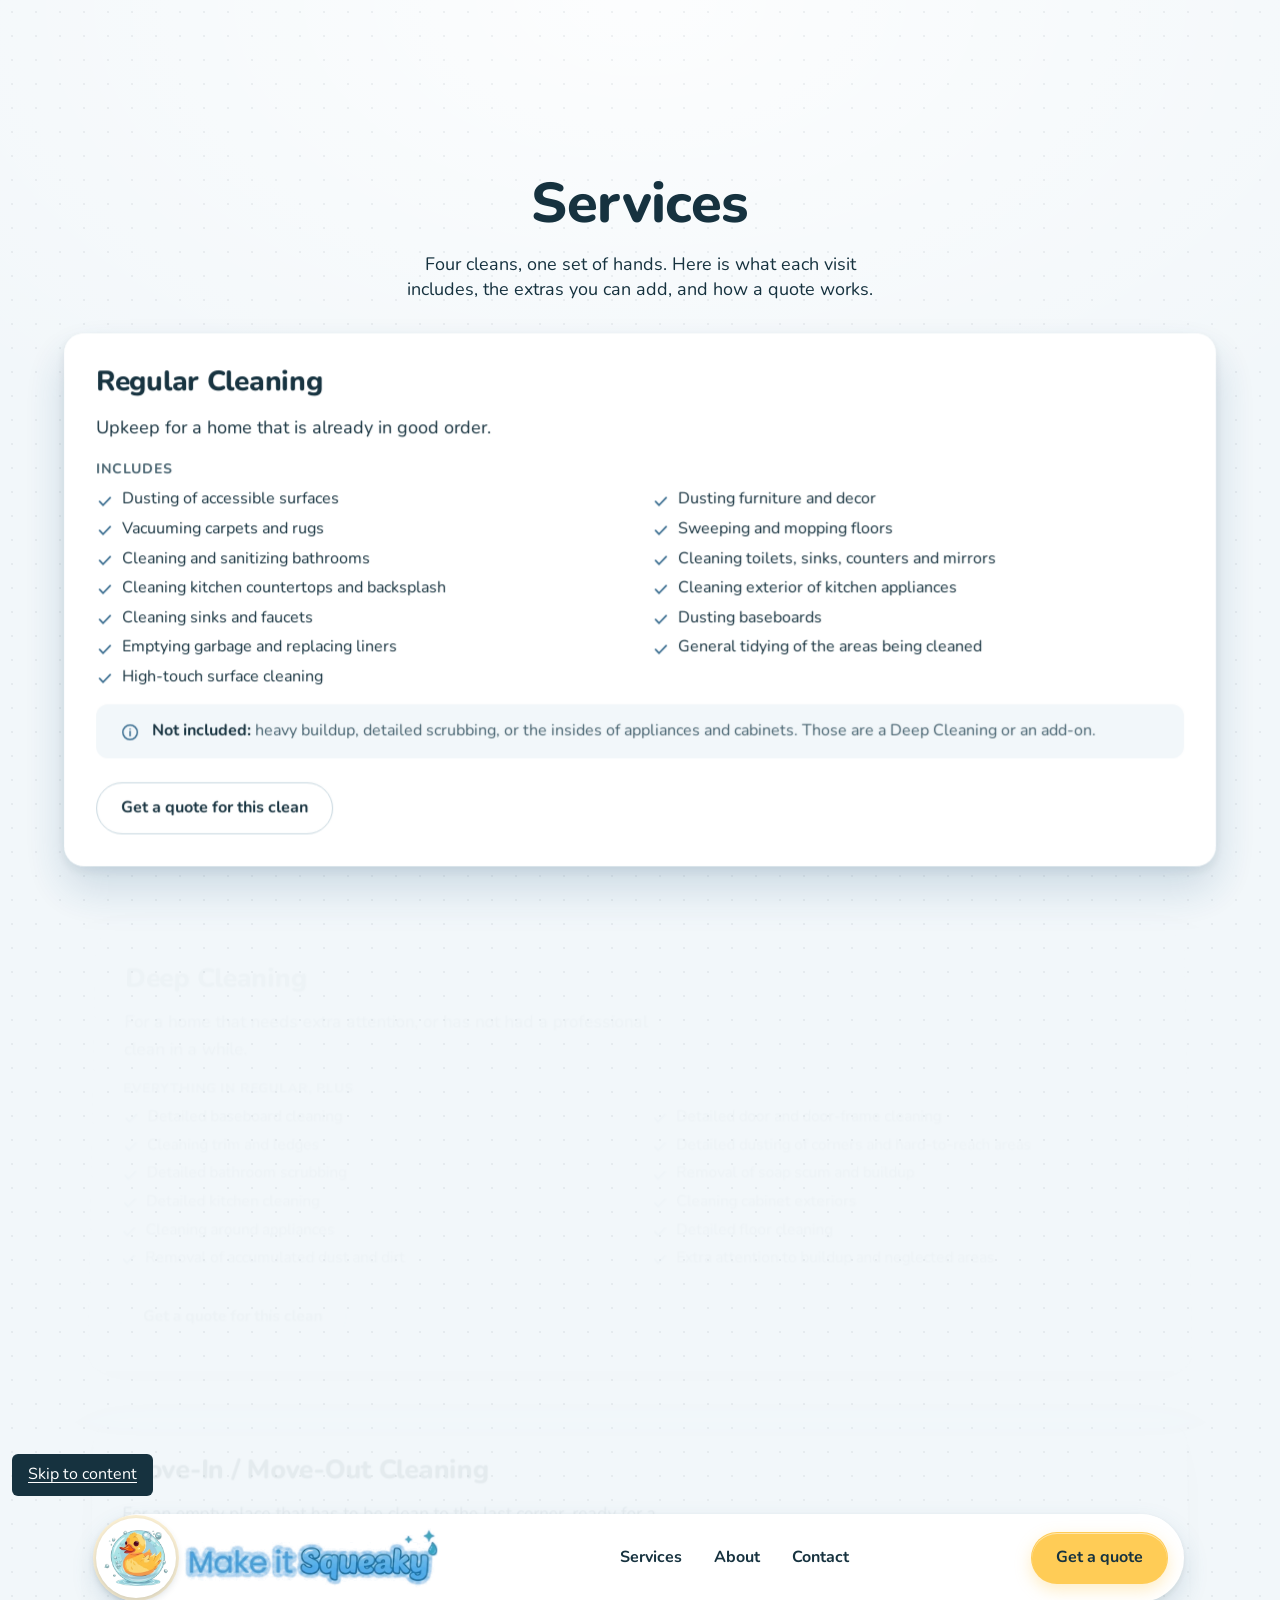
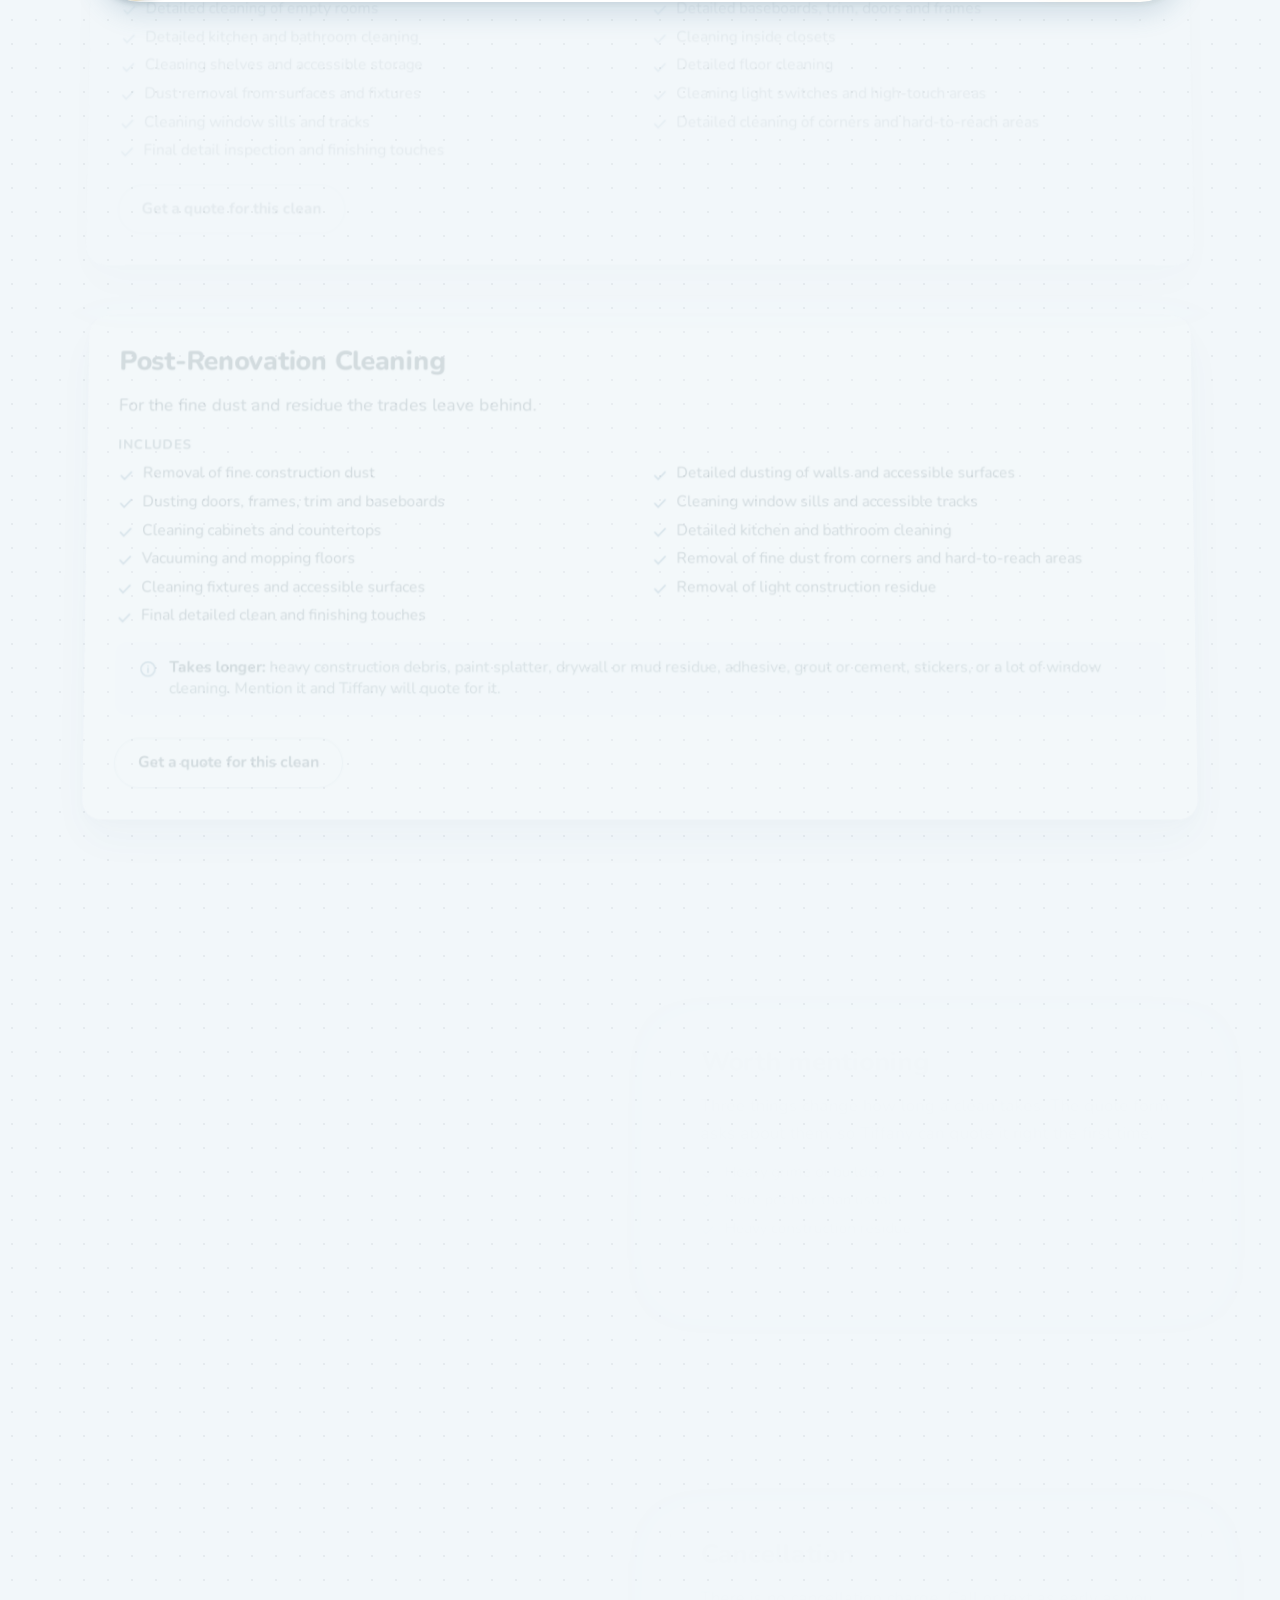
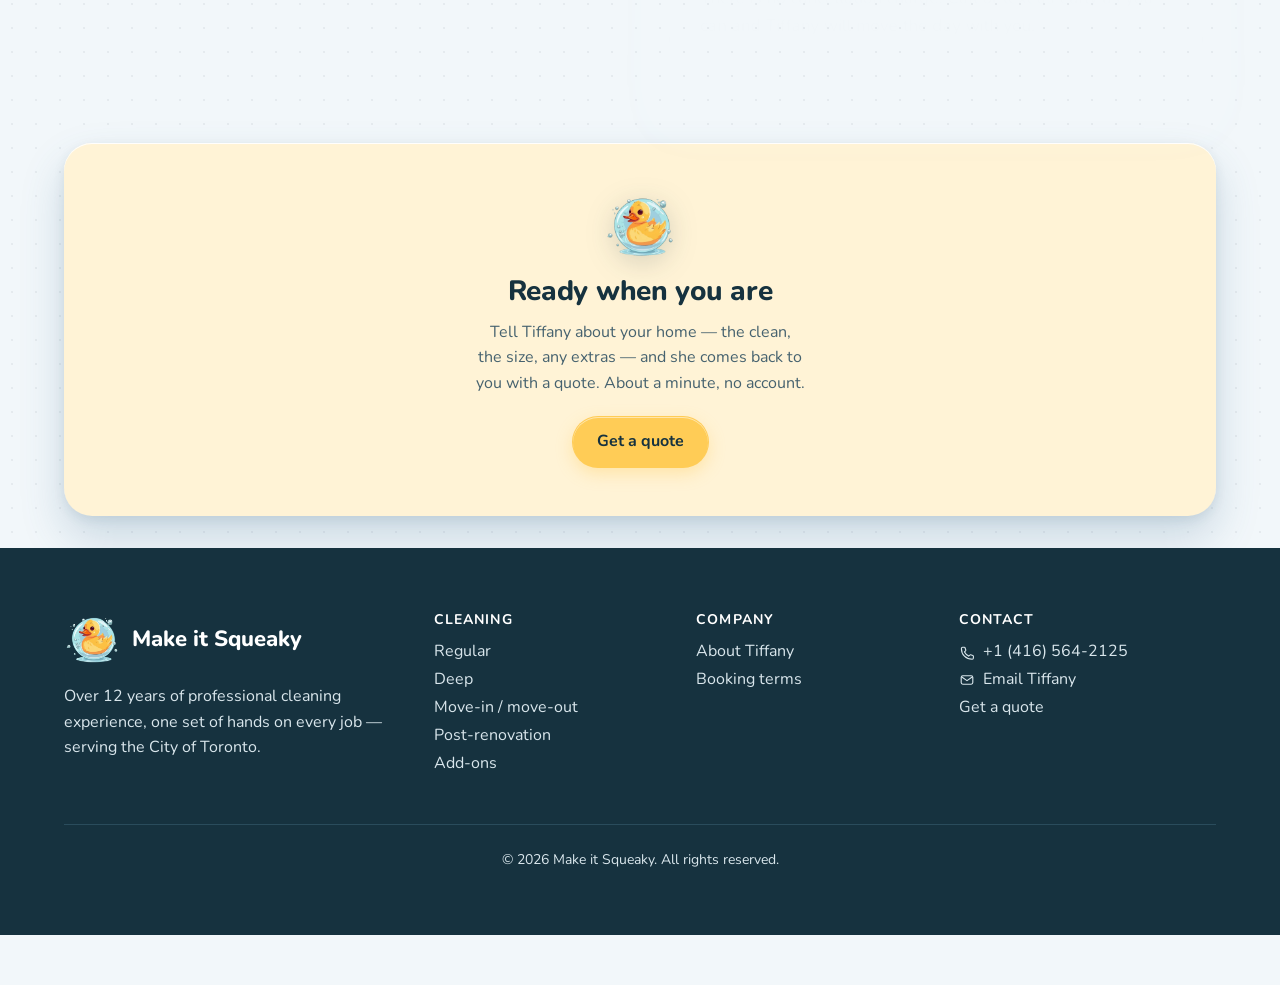
<file: policies.html>
<!DOCTYPE html>
<html lang="en">
<head>
  <meta charset="UTF-8">
  <meta name="viewport" content="width=device-width, initial-scale=1.0">
  <meta http-equiv="Content-Security-Policy" content="default-src 'none'; img-src 'self'; style-src 'self'; script-src 'self'; font-src 'self'; connect-src 'self'; form-action 'self'; base-uri 'none'">
  <meta name="referrer" content="strict-origin-when-cross-origin">
  <!-- Policies merged into services.html on 2026-09-28: the booking terms sit
       beside the prices they attach to (#terms-heading); the service area is
       on About and in the travel table; what a standard clean leaves out is
       on the Regular Cleaning panel and the add-on table. This file stays
       only so old links and search results land somewhere: GitHub Pages
       cannot send a real redirect, so it is a meta refresh, a canonical to
       the merged page, noindex, and a visible link for a browser that does
       not follow the refresh. tests/site-structure.test.js holds that it
       carries no content of its own. -->
  <title>Policies have moved — Make it Squeaky</title>
  <meta name="robots" content="noindex">
  <meta http-equiv="refresh" content="0; url=services.html#terms-heading">
  <link rel="canonical" href="https://makeitsqueaky.com/services.html">
  <link rel="icon" href="assets/img/duck.webp" type="image/webp">
  <link rel="stylesheet" href="assets/css/site.css">
  <link rel="stylesheet" href="assets/css/mobile.css" media="screen and (max-width: 767px)">
</head>
<body>
  <a class="ms-skip-link" href="#main">Skip to content</a>

  <header class="ms-header">
    <div class="ms-header__inner">
      <a class="ms-logo" href="index.html" aria-label="Make it Squeaky — home">
        <span class="ms-logo__badge">
          <img
            class="ms-logo__mark"
            src="assets/img/duck.webp"
            srcset="assets/img/duck.webp 220w, assets/img/duck@2x.webp 440w"
            sizes="96px"
            width="220" height="220"
            alt="">
          <span class="ms-logo__bubbles" aria-hidden="true"><i></i><i></i><i></i><i></i></span>
        </span>
        <img
          class="ms-logo__word"
          src="assets/img/wordmark.webp"
          srcset="assets/img/wordmark.webp 576w, assets/img/wordmark@2x.webp 1152w"
          sizes="220px"
          width="576" height="136"
          alt="Make it Squeaky">
      </a>

      <nav class="ms-nav" aria-label="Primary">
        <button type="button" class="ms-nav__summary" id="ms-nav-toggle" aria-expanded="false" aria-controls="ms-nav-list" aria-label="Menu">
          <svg width="18" height="14" viewBox="0 0 18 14" fill="none" aria-hidden="true">
            <path d="M1 1H17M1 7H17M1 13H17" stroke="currentColor" stroke-width="2" stroke-linecap="round"/>
          </svg>
          <span class="ms-nav__summary-label">Menu</span>
        </button>
        <ul class="ms-nav__list" id="ms-nav-list">
          <li><a href="services.html">Services</a></li>
          <li><a href="about.html">About</a></li>
          <li><a href="about.html#contact-heading">Contact</a></li>
        </ul>
      </nav>

      <a class="ms-btn ms-btn--accent ms-header__cta" href="quote.html">
        <span class="ms-header__cta-full">Get a quote</span>
        <span class="ms-header__cta-short">Get a quote</span>
      </a>
    </div>
  </header>

  <main id="main">
    <section class="ms-section" aria-labelledby="moved-heading">
      <div class="ms-container">
        <div class="ms-cta-panel">
          <h1 id="moved-heading" class="ms-section-heading">The booking terms now live on the Services page</h1>
          <p class="ms-section-lead">Deposit and cancellation sit beside the services they apply to. You should be taken there automatically.</p>
          <a class="ms-btn ms-btn--accent ms-cta-panel__cta" href="services.html#terms-heading">Go to booking terms</a>
        </div>
      </div>
    </section>
  </main>

  <footer class="ms-footer">
    <div class="ms-container">
      <div class="ms-footer__grid">
        <div class="ms-footer__col ms-footer__col--brand">
          <div class="ms-footer__brand">
            <img src="assets/img/duck.webp" srcset="assets/img/duck.webp 220w, assets/img/duck@2x.webp 440w" sizes="56px" width="220" height="220" alt="">
            <span class="ms-footer__wordmark-text">Make it Squeaky</span>
          </div>
          <p class="ms-footer__tagline">
            Over <span data-years-since="2014">12</span> years of professional cleaning experience, one set of hands on every job —
            serving the City of Toronto.
          </p>
        </div>

        <div class="ms-footer__col">
          <h2>Cleaning</h2>
          <ul>
            <li><a href="services.html#regular-heading">Regular</a></li>
            <li><a href="services.html#deep-heading">Deep</a></li>
            <li><a href="services.html#moveinout-heading">Move-in / move-out</a></li>
            <li><a href="services.html#postreno-heading">Post-renovation</a></li>
            <li><a href="services.html#addons-heading">Add-ons</a></li>
          </ul>
        </div>

        <div class="ms-footer__col">
          <h2>Company</h2>
          <ul>
            <li><a href="about.html">About Tiffany</a></li>
            <li><a href="services.html#terms-heading">Booking terms</a></li>
          </ul>
        </div>

        <div class="ms-footer__col">
          <h2>Contact</h2>
          <ul>
            <li class="ms-footer__icon-row">
              <svg viewBox="0 0 20 20" fill="none" aria-hidden="true"><path d="M3 5.5C3 4.67 3.67 4 4.5 4h2.06c.46 0 .87.3 1.01.74l.9 2.72a1.08 1.08 0 0 1-.28 1.1L6.9 9.9a12 12 0 0 0 5.2 5.2l1.34-1.29a1.08 1.08 0 0 1 1.1-.28l2.72.9c.44.14.74.55.74 1.01v2.06c0 .83-.67 1.5-1.5 1.5C8.6 19 3 13.4 3 5.5Z" stroke="currentColor" stroke-width="1.4" stroke-linejoin="round"/></svg>
              <a href="tel:+14165642125">+1 (416) 564-2125</a>
            </li>
            <li class="ms-footer__icon-row">
              <svg viewBox="0 0 20 20" fill="none" aria-hidden="true"><rect x="2.75" y="4.75" width="14.5" height="10.5" rx="2" stroke="currentColor" stroke-width="1.4"/><path d="m3.5 6.25 6.5 4.5 6.5-4.5" stroke="currentColor" stroke-width="1.4" stroke-linecap="round" stroke-linejoin="round"/></svg>
              <a href="mailto:tiffanypoerazoff10@gmail.com">Email Tiffany</a>
            </li>
            <li><a href="quote.html">Get a quote</a></li>
          </ul>
        </div>
      </div>

      <div class="ms-footer__bottom">
        <span>© 2026 Make it Squeaky. All rights reserved.</span>
      </div>
    </div>
  </footer>

  <script type="module" src="assets/js/ui.js"></script>
</body>
</html>
</file>
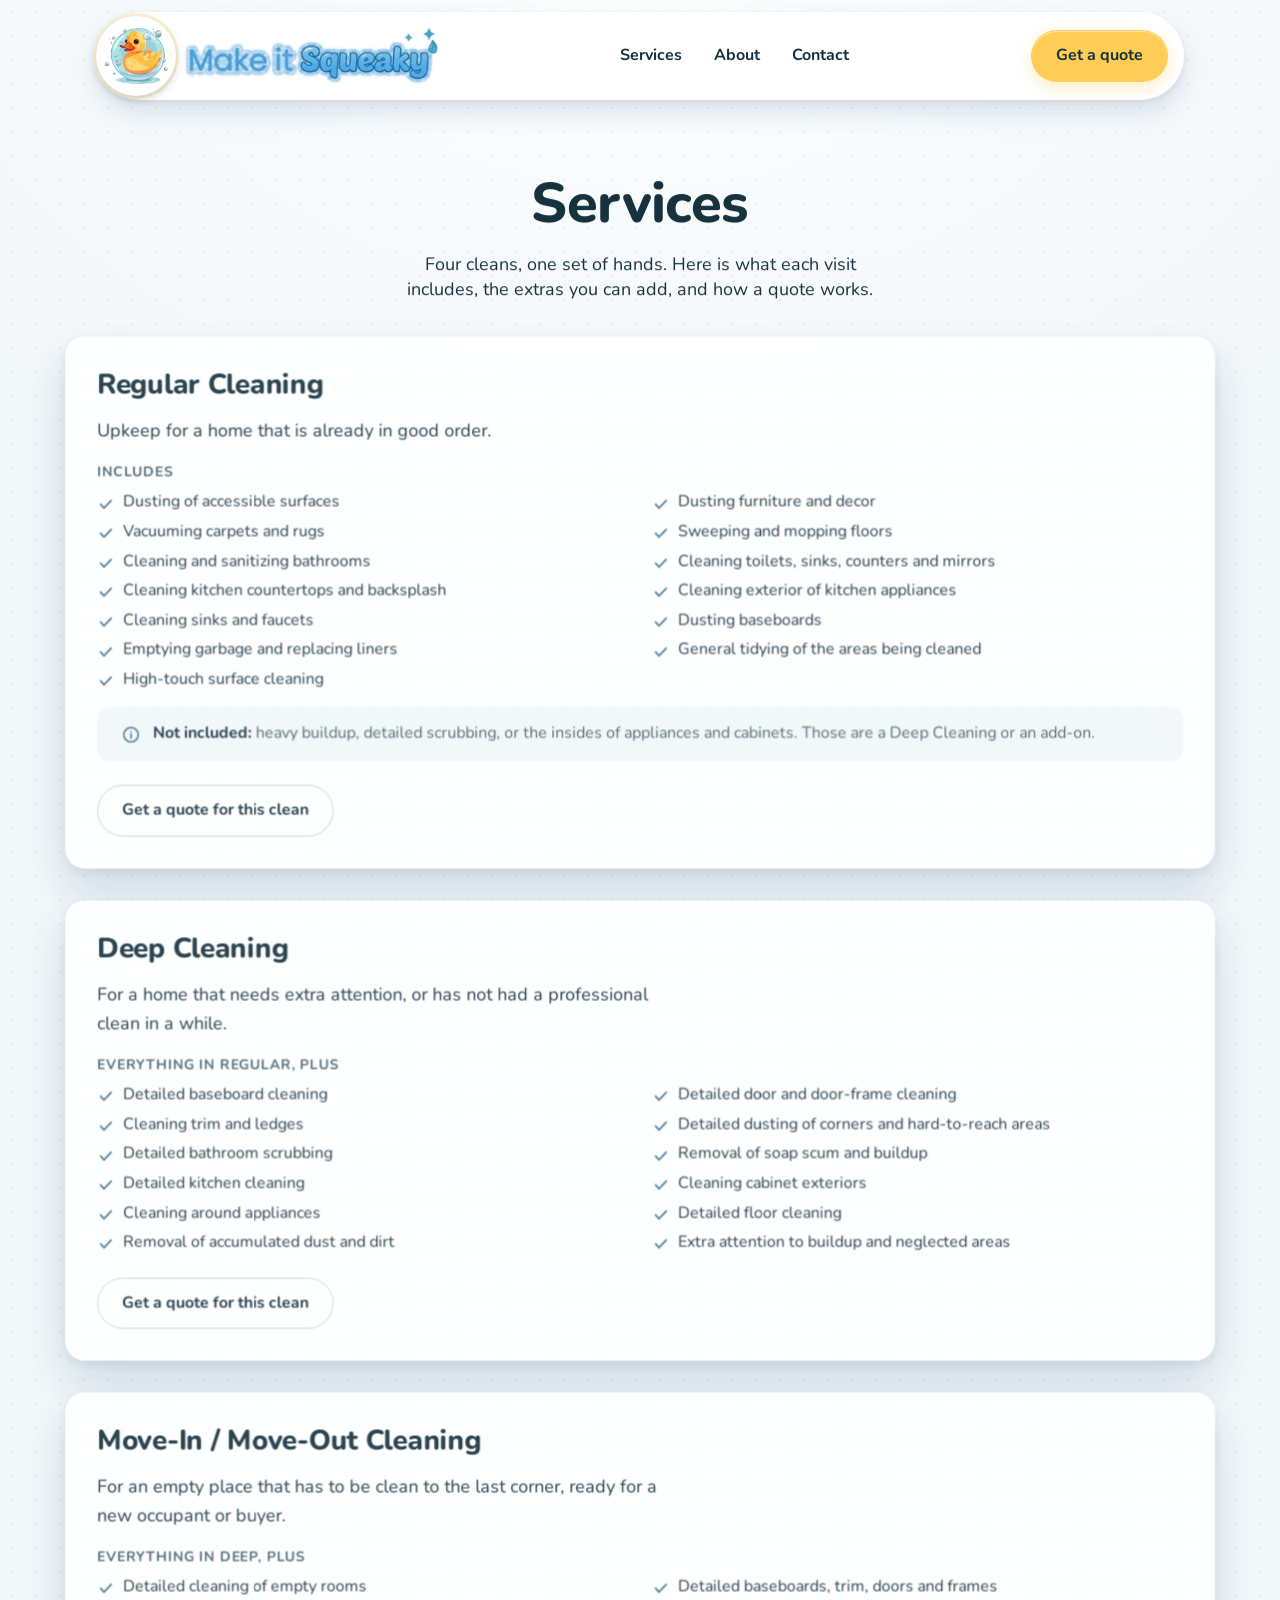
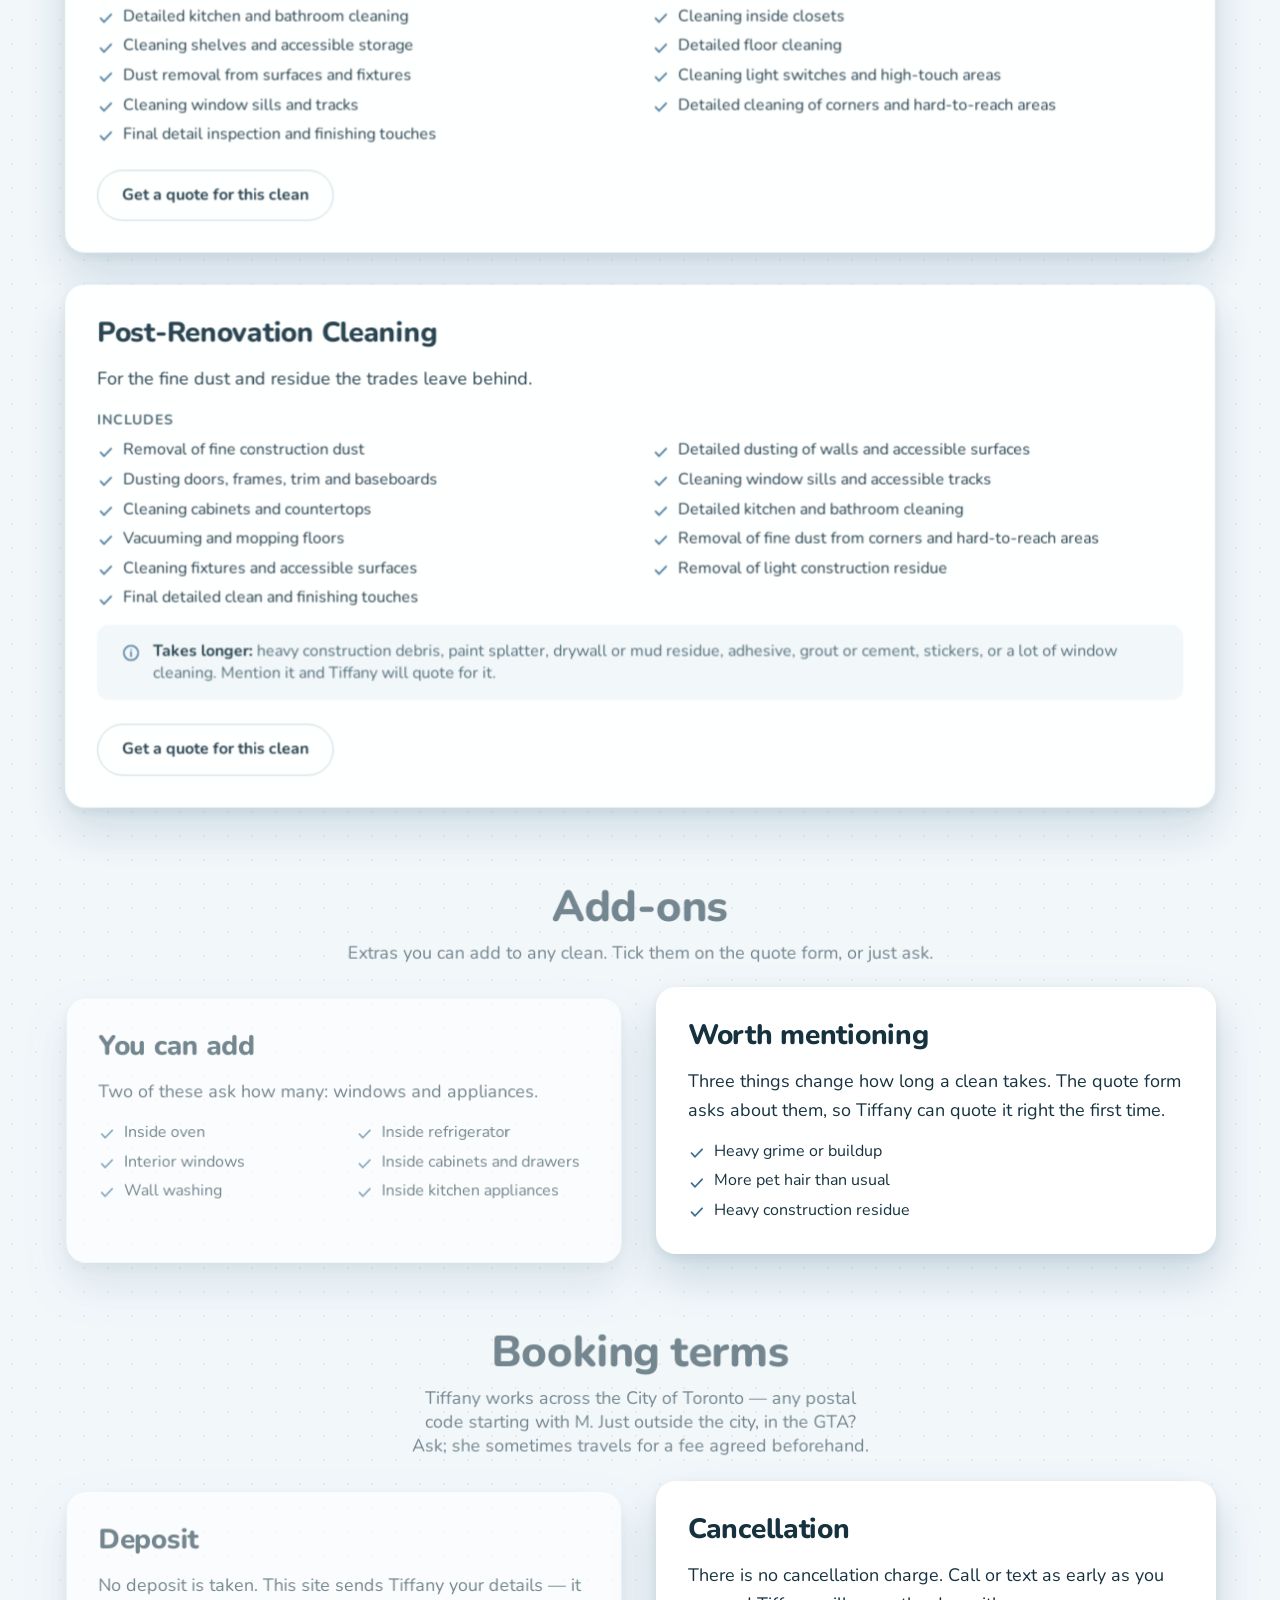
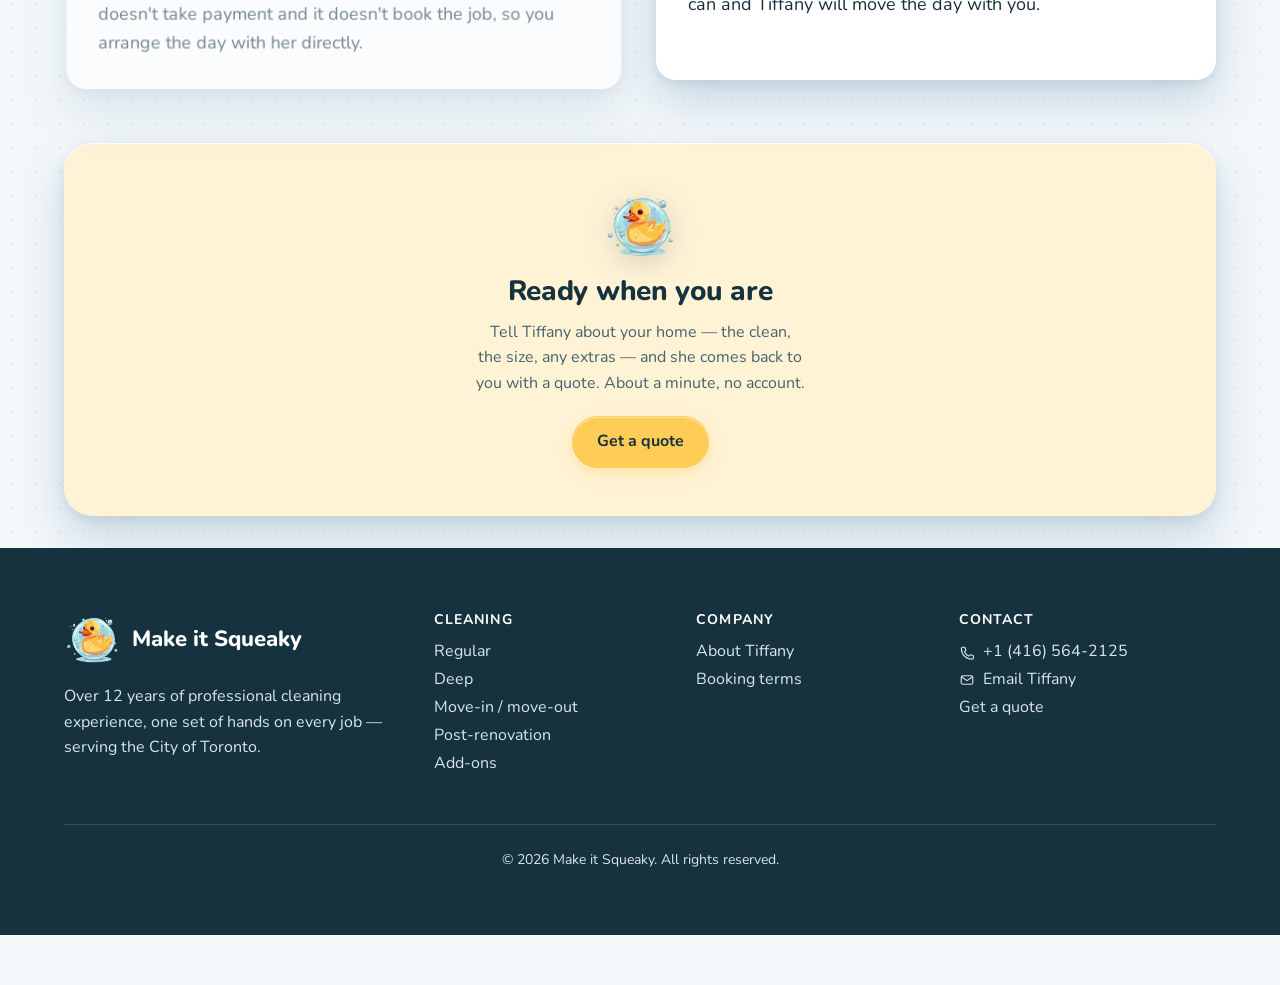
<file: pricing.html>
<!DOCTYPE html>
<html lang="en">
<head>
  <meta charset="UTF-8">
  <meta name="viewport" content="width=device-width, initial-scale=1.0">
  <meta http-equiv="Content-Security-Policy" content="default-src 'none'; img-src 'self'; style-src 'self'; script-src 'self'; font-src 'self'; connect-src 'self'; form-action 'self'; base-uri 'none'">
  <meta name="referrer" content="strict-origin-when-cross-origin">
  <!-- Prices are quoted personally now (the client's decision, 2026-10-26):
       the pricing page is gone and services.html carries what each clean
       includes. This file stays only so old links and search results land
       somewhere: GitHub Pages cannot send a real redirect, so it is a meta
       refresh, a canonical to the services page, noindex, and a visible link
       for a browser that does not follow the refresh. -->
  <title>Pricing has moved — Make it Squeaky</title>
  <meta name="robots" content="noindex">
  <meta http-equiv="refresh" content="0; url=services.html">
  <link rel="canonical" href="https://makeitsqueaky.com/services.html">
  <link rel="icon" href="assets/img/duck.webp" type="image/webp">
  <link rel="stylesheet" href="assets/css/site.css">
  <link rel="stylesheet" href="assets/css/mobile.css" media="screen and (max-width: 767px)">
</head>
<body>
  <a class="ms-skip-link" href="#main">Skip to content</a>

  <header class="ms-header">
    <div class="ms-header__inner">
      <a class="ms-logo" href="index.html" aria-label="Make it Squeaky — home">
        <span class="ms-logo__badge">
          <img
            class="ms-logo__mark"
            src="assets/img/duck.webp"
            srcset="assets/img/duck.webp 220w, assets/img/duck@2x.webp 440w"
            sizes="96px"
            width="220" height="220"
            alt="">
          <span class="ms-logo__bubbles" aria-hidden="true"><i></i><i></i><i></i><i></i></span>
        </span>
        <img
          class="ms-logo__word"
          src="assets/img/wordmark.webp"
          srcset="assets/img/wordmark.webp 576w, assets/img/wordmark@2x.webp 1152w"
          sizes="220px"
          width="576" height="136"
          alt="Make it Squeaky">
      </a>

      <nav class="ms-nav" aria-label="Primary">
        <button type="button" class="ms-nav__summary" id="ms-nav-toggle" aria-expanded="false" aria-controls="ms-nav-list" aria-label="Menu">
          <svg width="18" height="14" viewBox="0 0 18 14" fill="none" aria-hidden="true">
            <path d="M1 1H17M1 7H17M1 13H17" stroke="currentColor" stroke-width="2" stroke-linecap="round"/>
          </svg>
          <span class="ms-nav__summary-label">Menu</span>
        </button>
        <ul class="ms-nav__list" id="ms-nav-list">
          <li><a href="services.html">Services</a></li>
          <li><a href="about.html">About</a></li>
          <li><a href="about.html#contact-heading">Contact</a></li>
        </ul>
      </nav>

      <a class="ms-btn ms-btn--accent ms-header__cta" href="quote.html">
        <span class="ms-header__cta-full">Get a quote</span>
        <span class="ms-header__cta-short">Get a quote</span>
      </a>
    </div>
  </header>

  <main id="main">
    <section class="ms-section" aria-labelledby="moved-heading">
      <div class="ms-container">
        <div class="ms-cta-panel">
          <h1 id="moved-heading" class="ms-section-heading">Prices are quoted personally now</h1>
          <p class="ms-section-lead">Tiffany quotes each job herself. See what every clean includes, then send her your details. You should be taken there automatically.</p>
          <a class="ms-btn ms-btn--accent ms-cta-panel__cta" href="services.html">Go to the services page</a>
        </div>
      </div>
    </section>
  </main>

  <footer class="ms-footer">
    <div class="ms-container">
      <div class="ms-footer__grid">
        <div class="ms-footer__col ms-footer__col--brand">
          <div class="ms-footer__brand">
            <img src="assets/img/duck.webp" srcset="assets/img/duck.webp 220w, assets/img/duck@2x.webp 440w" sizes="56px" width="220" height="220" alt="">
            <span class="ms-footer__wordmark-text">Make it Squeaky</span>
          </div>
          <p class="ms-footer__tagline">
            Over <span data-years-since="2014">12</span> years of professional cleaning experience, one set of hands on every job —
            serving the City of Toronto.
          </p>
        </div>

        <div class="ms-footer__col">
          <h2>Cleaning</h2>
          <ul>
            <li><a href="services.html#regular-heading">Regular</a></li>
            <li><a href="services.html#deep-heading">Deep</a></li>
            <li><a href="services.html#moveinout-heading">Move-in / move-out</a></li>
            <li><a href="services.html#postreno-heading">Post-renovation</a></li>
            <li><a href="services.html#addons-heading">Add-ons</a></li>
          </ul>
        </div>

        <div class="ms-footer__col">
          <h2>Company</h2>
          <ul>
            <li><a href="about.html">About Tiffany</a></li>
            <li><a href="services.html#terms-heading">Booking terms</a></li>
          </ul>
        </div>

        <div class="ms-footer__col">
          <h2>Contact</h2>
          <ul>
            <li class="ms-footer__icon-row">
              <svg viewBox="0 0 20 20" fill="none" aria-hidden="true"><path d="M3 5.5C3 4.67 3.67 4 4.5 4h2.06c.46 0 .87.3 1.01.74l.9 2.72a1.08 1.08 0 0 1-.28 1.1L6.9 9.9a12 12 0 0 0 5.2 5.2l1.34-1.29a1.08 1.08 0 0 1 1.1-.28l2.72.9c.44.14.74.55.74 1.01v2.06c0 .83-.67 1.5-1.5 1.5C8.6 19 3 13.4 3 5.5Z" stroke="currentColor" stroke-width="1.4" stroke-linejoin="round"/></svg>
              <a href="tel:+14165642125">+1 (416) 564-2125</a>
            </li>
            <li class="ms-footer__icon-row">
              <svg viewBox="0 0 20 20" fill="none" aria-hidden="true"><rect x="2.75" y="4.75" width="14.5" height="10.5" rx="2" stroke="currentColor" stroke-width="1.4"/><path d="m3.5 6.25 6.5 4.5 6.5-4.5" stroke="currentColor" stroke-width="1.4" stroke-linecap="round" stroke-linejoin="round"/></svg>
              <a href="mailto:tiffanypoerazoff10@gmail.com">Email Tiffany</a>
            </li>
            <li><a href="quote.html">Get a quote</a></li>
          </ul>
        </div>
      </div>

      <div class="ms-footer__bottom">
        <span>© 2026 Make it Squeaky. All rights reserved.</span>
      </div>
    </div>
  </footer>

  <script type="module" src="assets/js/ui.js"></script>
</body>
</html>
</file>
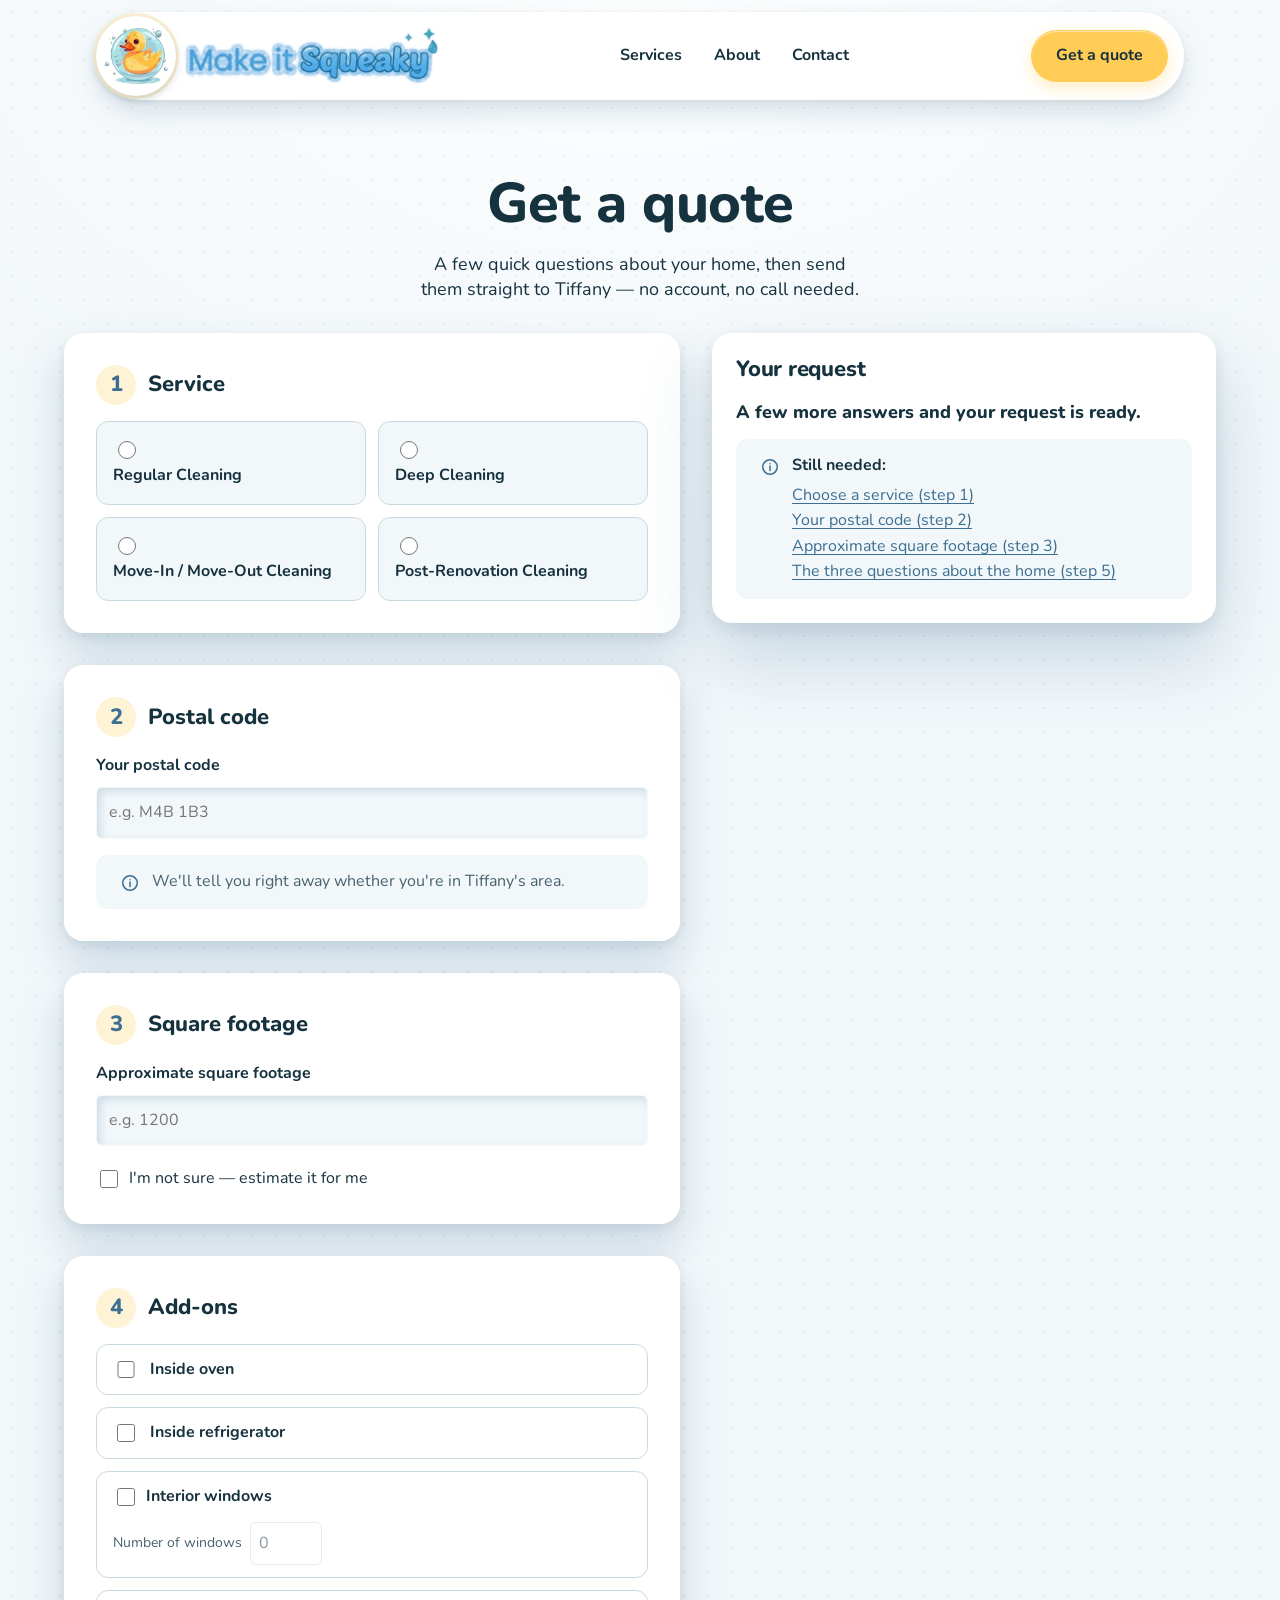
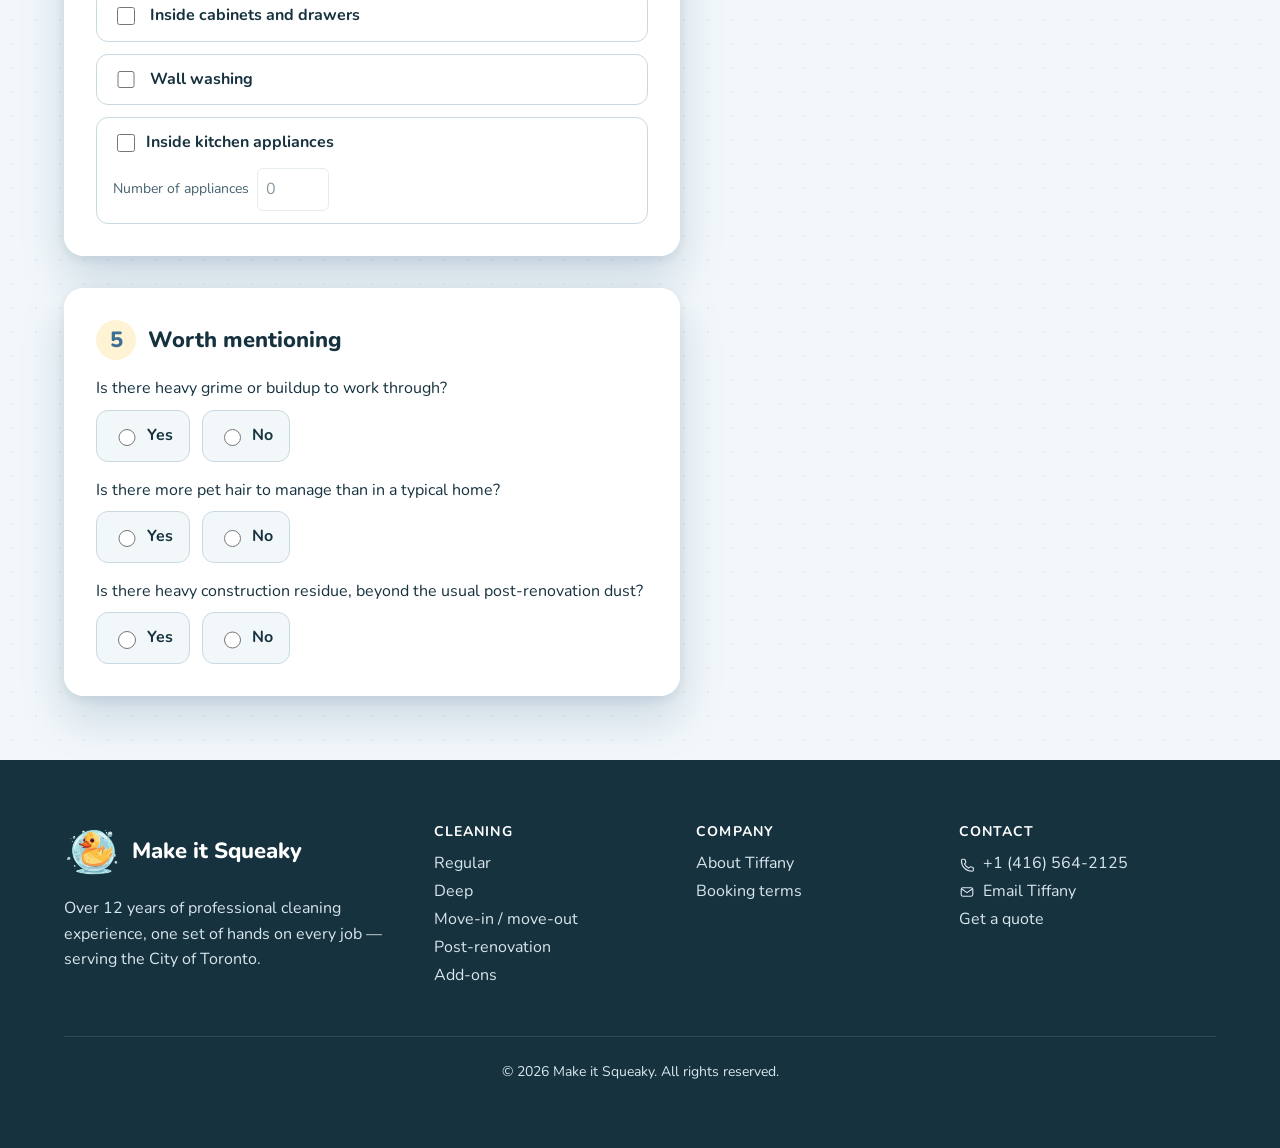
<file: quote.html>
<!DOCTYPE html>
<html lang="en">
<head>
  <meta charset="UTF-8">
  <meta name="viewport" content="width=device-width, initial-scale=1.0">
  <meta http-equiv="Content-Security-Policy" content="default-src 'none'; img-src 'self'; style-src 'self'; script-src 'self'; font-src 'self'; connect-src 'self'; form-action 'self'; base-uri 'none'">
  <meta name="referrer" content="strict-origin-when-cross-origin">
  <title>Get a Quote — Make it Squeaky</title>
  <meta name="description" content="Tell Tiffany about your home — the clean, the size, any extras — and send it to her in about a minute. She quotes every job herself.">
  <link rel="canonical" href="https://makeitsqueaky.com/quote.html">
  <meta property="og:type" content="website">
  <meta property="og:site_name" content="Make it Squeaky">
  <meta property="og:title" content="Get a Quote — Make it Squeaky">
  <meta property="og:description" content="Tell Tiffany about your home and send it to her in about a minute. She quotes every job herself.">
  <meta property="og:url" content="https://makeitsqueaky.com/quote.html">
  <meta property="og:image" content="https://makeitsqueaky.com/assets/img/hero.webp">
  <meta property="og:image:width" content="1600">
  <meta property="og:image:height" content="1067">
  <meta property="og:image:alt" content="A bright living room with a blue sofa, wooden chairs and a sunlit shuttered window">
  <meta name="twitter:card" content="summary_large_image">
  <link rel="icon" href="assets/img/duck.webp" type="image/webp">
  <link rel="stylesheet" href="assets/css/site.css">
  <link rel="stylesheet" href="assets/css/mobile.css" media="screen and (max-width: 767px)">
  <script src="assets/js/boot.js"></script>
</head>
<body>
  <a class="ms-skip-link" href="#main">Skip to content</a>

  <header class="ms-header">
    <div class="ms-header__inner">
      <a class="ms-logo" href="index.html" aria-label="Make it Squeaky — home">
        <span class="ms-logo__badge">
          <img
            class="ms-logo__mark"
            src="assets/img/duck.webp"
            srcset="assets/img/duck.webp 220w, assets/img/duck@2x.webp 440w"
            sizes="96px"
            width="220" height="220"
            alt="">
          <span class="ms-logo__bubbles" aria-hidden="true"><i></i><i></i><i></i><i></i></span>
        </span>
        <img
          class="ms-logo__word"
          src="assets/img/wordmark.webp"
          srcset="assets/img/wordmark.webp 576w, assets/img/wordmark@2x.webp 1152w"
          sizes="220px"
          width="576" height="136"
          alt="Make it Squeaky">
      </a>

      <nav class="ms-nav" aria-label="Primary">
        <button type="button" class="ms-nav__summary" id="ms-nav-toggle" aria-expanded="false" aria-controls="ms-nav-list" aria-label="Menu">
          <svg width="18" height="14" viewBox="0 0 18 14" fill="none" aria-hidden="true">
            <path d="M1 1H17M1 7H17M1 13H17" stroke="currentColor" stroke-width="2" stroke-linecap="round"/>
          </svg>
          <span class="ms-nav__summary-label">Menu</span>
        </button>
        <ul class="ms-nav__list" id="ms-nav-list">
          <li><a href="services.html">Services</a></li>
          <li><a href="about.html">About</a></li>
          <li><a href="about.html#contact-heading">Contact</a></li>
        </ul>
      </nav>

      <a class="ms-btn ms-btn--accent ms-header__cta" href="quote.html">
        <span class="ms-header__cta-full">Get a quote</span>
        <span class="ms-header__cta-short">Get a quote</span>
      </a>
    </div>
  </header>

  <main id="main">
    <section class="ms-page-head" aria-labelledby="page-hero-heading">
      <div class="ms-container">
        <h1 id="page-hero-heading" class="ms-page-head__title">Get a quote</h1>
        <p class="ms-page-head__lead">A few quick questions about your home, then send them straight to Tiffany — no account, no call needed.</p>
      </div>
    </section>

    <!-- No section heading. "Get your price" above already says what this
         page is, and the form's own numbered steps label its parts, so
         "Your details / Everything updates live as you answer" was a
         second large heading stacked under the title. The live-update
         promise moved into the page lead, where it is read first. -->
    <section class="ms-section" aria-label="Your details">
      <div class="ms-container">
        <div class="ms-info-grid">
          <form class="ms-quote-form ms-arrive" id="quote-form" novalidate>

            <fieldset class="ms-service-panel ms-quote-step" id="quote-step-1">
              <legend class="ms-quote-step__legend"><span class="ms-card__num" aria-hidden="true">1</span> Service</legend>
              <div class="ms-option-grid" id="quote-service-options">
                <label class="ms-option">
                  <input type="radio" name="service" value="regular" required>
                  <span class="ms-option__title">Regular Cleaning</span>
                </label>
                <label class="ms-option">
                  <input type="radio" name="service" value="deep">
                  <span class="ms-option__title">Deep Cleaning</span>
                </label>
                <label class="ms-option">
                  <input type="radio" name="service" value="moveInOut">
                  <span class="ms-option__title">Move-In / Move-Out Cleaning</span>
                </label>
                <label class="ms-option">
                  <input type="radio" name="service" value="postReno">
                  <span class="ms-option__title">Post-Renovation Cleaning</span>
                </label>
              </div>
            </fieldset>

            <fieldset class="ms-service-panel ms-quote-step" id="quote-step-2">
              <legend class="ms-quote-step__legend"><span class="ms-card__num" aria-hidden="true">2</span> Postal code</legend>
              <div class="ms-field">
                <label for="quote-postal">Your postal code</label>
                <input type="text" id="quote-postal" name="postalCode" placeholder="e.g. M4B 1B3" autocomplete="postal-code" inputmode="text">
              </div>
              <div class="ms-note" id="postal-status">
                <svg viewBox="0 0 20 20" fill="none" aria-hidden="true"><circle cx="10" cy="10" r="7.25" stroke="currentColor" stroke-width="1.5"/><path d="M10 9v4.5M10 6.75v.01" stroke="currentColor" stroke-width="1.5" stroke-linecap="round"/></svg>
                <p id="postal-status-text" role="status" aria-live="polite">We'll tell you right away whether you're in Tiffany's area.</p>
              </div>
            </fieldset>

            <fieldset class="ms-service-panel ms-quote-step" id="quote-step-3">
              <legend class="ms-quote-step__legend"><span class="ms-card__num" aria-hidden="true">3</span> Square footage</legend>
              <div class="ms-field">
                <label for="quote-sqft">Approximate square footage</label>
                <input type="number" id="quote-sqft" name="sqFt" min="0" step="1" inputmode="numeric" placeholder="e.g. 1200">
              </div>
              <label class="ms-toggle" for="quote-unsure-toggle">
                <input type="checkbox" id="quote-unsure-toggle">
                <span>I'm not sure — estimate it for me</span>
              </label>
              <div class="ms-quote-estimator" id="quote-estimator" hidden>
                <div class="ms-field">
                  <label for="quote-hometype">Home type</label>
                  <select id="quote-hometype" name="homeType">
                    <option value="condo">Condo / apartment</option>
                    <option value="townhouse">Townhouse</option>
                    <option value="house">House</option>
                  </select>
                </div>
                <div class="ms-field">
                  <label for="quote-bedrooms">Bedrooms</label>
                  <input type="number" id="quote-bedrooms" name="bedrooms" min="0" step="1" value="2" inputmode="numeric">
                </div>
                <div class="ms-field">
                  <label for="quote-bathrooms">Bathrooms</label>
                  <input type="number" id="quote-bathrooms" name="bathrooms" min="0" step="1" value="1" inputmode="numeric">
                </div>
                <div class="ms-note" id="quote-estimate-note" hidden>
                  <svg viewBox="0 0 20 20" fill="none" aria-hidden="true"><circle cx="10" cy="10" r="7.25" stroke="currentColor" stroke-width="1.5"/><path d="M10 9v4.5M10 6.75v.01" stroke="currentColor" stroke-width="1.5" stroke-linecap="round"/></svg>
                  <p id="quote-estimate-note-text"></p>
                </div>
              </div>
            </fieldset>

            <fieldset class="ms-service-panel ms-quote-step" id="quote-step-4">
              <legend class="ms-quote-step__legend"><span class="ms-card__num" aria-hidden="true">4</span> Add-ons</legend>
              <div class="ms-addon-list">
                <label class="ms-addon-row">
                  <input type="checkbox" id="addon-oven">
                  <span class="ms-addon-row__label">Inside oven</span>
                </label>
                <label class="ms-addon-row">
                  <input type="checkbox" id="addon-fridge">
                  <span class="ms-addon-row__label">Inside refrigerator</span>
                </label>
                <div class="ms-addon-row ms-addon-row--counted">
                  <label class="ms-addon-row__check" for="addon-windows-toggle">
                    <input type="checkbox" id="addon-windows-toggle">
                    <span class="ms-addon-row__label">Interior windows</span>
                  </label>
                  <label class="ms-addon-row__count-label" for="addon-windows-count">
                    Number of windows
                    <input type="number" id="addon-windows-count" min="0" step="1" value="0" inputmode="numeric" disabled>
                  </label>
                </div>
                <label class="ms-addon-row">
                  <input type="checkbox" id="addon-cabinets">
                  <span class="ms-addon-row__label">Inside cabinets and drawers</span>
                </label>
                <label class="ms-addon-row">
                  <input type="checkbox" id="addon-wallwashing">
                  <span class="ms-addon-row__label">Wall washing</span>
                </label>
                <div class="ms-addon-row ms-addon-row--counted">
                  <label class="ms-addon-row__check" for="addon-appliances">
                    <input type="checkbox" id="addon-appliances">
                    <span class="ms-addon-row__label">Inside kitchen appliances</span>
                  </label>
                  <label class="ms-addon-row__count-label" for="addon-appliances-count">
                    Number of appliances
                    <input type="number" id="addon-appliances-count" min="0" step="1" value="0" inputmode="numeric" disabled>
                  </label>
                </div>
              </div>
            </fieldset>

            <fieldset class="ms-service-panel ms-quote-step" id="quote-step-5">
              <legend class="ms-quote-step__legend"><span class="ms-card__num" aria-hidden="true">5</span> Worth mentioning</legend>
              <div class="ms-condition-list">
                <div class="ms-condition-row" role="radiogroup" aria-label="Is there heavy grime or buildup to work through?">
                  <p class="ms-condition-row__question">Is there heavy grime or buildup to work through?</p>
                  <div class="ms-condition-row__options">
                    <label class="ms-option ms-option--compact"><input type="radio" name="condition-heavyGrime" value="yes"><span>Yes</span></label>
                    <label class="ms-option ms-option--compact"><input type="radio" name="condition-heavyGrime" value="no"><span>No</span></label>
                  </div>
                </div>
                <div class="ms-condition-row" role="radiogroup" aria-label="Is there more pet hair to manage than in a typical home?">
                  <p class="ms-condition-row__question">Is there more pet hair to manage than in a typical home?</p>
                  <div class="ms-condition-row__options">
                    <label class="ms-option ms-option--compact"><input type="radio" name="condition-heavyPetHair" value="yes"><span>Yes</span></label>
                    <label class="ms-option ms-option--compact"><input type="radio" name="condition-heavyPetHair" value="no"><span>No</span></label>
                  </div>
                </div>
                <div class="ms-condition-row" role="radiogroup" aria-label="Is there heavy construction residue, beyond the usual post-renovation dust?">
                  <p class="ms-condition-row__question">Is there heavy construction residue, beyond the usual post-renovation dust?</p>
                  <div class="ms-condition-row__options">
                    <label class="ms-option ms-option--compact"><input type="radio" name="condition-heavyConstructionResidue" value="yes"><span>Yes</span></label>
                    <label class="ms-option ms-option--compact"><input type="radio" name="condition-heavyConstructionResidue" value="no"><span>No</span></label>
                  </div>
                </div>
              </div>
            </fieldset>
          </form>

          <aside class="ms-quote-summary ms-arrive ms-arrive--late" id="quote-summary" aria-labelledby="quote-summary-heading">
            <h2 id="quote-summary-heading" class="ms-quote-summary__heading">Your request</h2>
            <!-- Not a live region: this panel re-renders on every keystroke,
                 so announcing it would repeat the whole request per
                 character. #quote-live below carries one debounced sentence. -->
            <div id="quote-summary-body">
              <p class="ms-quote-summary__empty" id="quote-summary-empty">Fill in the form and your request appears here.</p>
            </div>
            <p class="ms-visually-hidden" id="quote-live" role="status" aria-live="polite"></p>
          </aside>

          <!-- Phone-only request bar. On a phone the estimate panel above sits
               several screens below the last question, so every answer was
               updating a number nobody could see. This mirrors the one line
               that matters — answers still needed, or the total — and jumps
               to the panel. quote-form.js keeps it hidden while the panel is
               on screen. site.css hides it at every width; only mobile.css
               shows it, so the desktop layout is untouched. -->
          <a class="ms-quote-bar" id="quote-bar" href="#quote-summary" hidden>
            <span class="ms-quote-bar__label" id="quote-bar-label">Your request</span>
            <span class="ms-quote-bar__value" id="quote-bar-value">Fill in the form</span>
          </a>
        </div>
      </div>
    </section>
  </main>

  <footer class="ms-footer">
    <div class="ms-container">
      <div class="ms-footer__grid">
        <div class="ms-footer__col ms-footer__col--brand">
          <div class="ms-footer__brand">
            <img src="assets/img/duck.webp" srcset="assets/img/duck.webp 220w, assets/img/duck@2x.webp 440w" sizes="56px" width="220" height="220" alt="">
            <span class="ms-footer__wordmark-text">Make it Squeaky</span>
          </div>
          <p class="ms-footer__tagline">
            Over <span data-years-since="2014">12</span> years of professional cleaning experience, one set of hands on every job —
            serving the City of Toronto.
          </p>
        </div>

        <div class="ms-footer__col">
          <h2>Cleaning</h2>
          <ul>
            <li><a href="services.html#regular-heading">Regular</a></li>
            <li><a href="services.html#deep-heading">Deep</a></li>
            <li><a href="services.html#moveinout-heading">Move-in / move-out</a></li>
            <li><a href="services.html#postreno-heading">Post-renovation</a></li>
            <li><a href="services.html#addons-heading">Add-ons</a></li>
          </ul>
        </div>

        <div class="ms-footer__col">
          <h2>Company</h2>
          <ul>
            <li><a href="about.html">About Tiffany</a></li>
            <li><a href="services.html#terms-heading">Booking terms</a></li>
          </ul>
        </div>

        <div class="ms-footer__col">
          <h2>Contact</h2>
          <ul>
            <li class="ms-footer__icon-row">
              <svg viewBox="0 0 20 20" fill="none" aria-hidden="true"><path d="M3 5.5C3 4.67 3.67 4 4.5 4h2.06c.46 0 .87.3 1.01.74l.9 2.72a1.08 1.08 0 0 1-.28 1.1L6.9 9.9a12 12 0 0 0 5.2 5.2l1.34-1.29a1.08 1.08 0 0 1 1.1-.28l2.72.9c.44.14.74.55.74 1.01v2.06c0 .83-.67 1.5-1.5 1.5C8.6 19 3 13.4 3 5.5Z" stroke="currentColor" stroke-width="1.4" stroke-linejoin="round"/></svg>
              <a href="tel:+14165642125">+1 (416) 564-2125</a>
            </li>
            <li class="ms-footer__icon-row">
              <svg viewBox="0 0 20 20" fill="none" aria-hidden="true"><rect x="2.75" y="4.75" width="14.5" height="10.5" rx="2" stroke="currentColor" stroke-width="1.4"/><path d="m3.5 6.25 6.5 4.5 6.5-4.5" stroke="currentColor" stroke-width="1.4" stroke-linecap="round" stroke-linejoin="round"/></svg>
              <a href="mailto:tiffanypoerazoff10@gmail.com">Email Tiffany</a>
            </li>
            <li><a href="quote.html">Get a quote</a></li>
          </ul>
        </div>
      </div>

      <div class="ms-footer__bottom">
        <span>© 2026 Make it Squeaky. All rights reserved.</span>
      </div>
    </div>
  </footer>

  <script type="module" src="assets/js/ui.js"></script>
  <script type="module" src="assets/js/quote-form.js"></script>
</body>
</html>
</file>
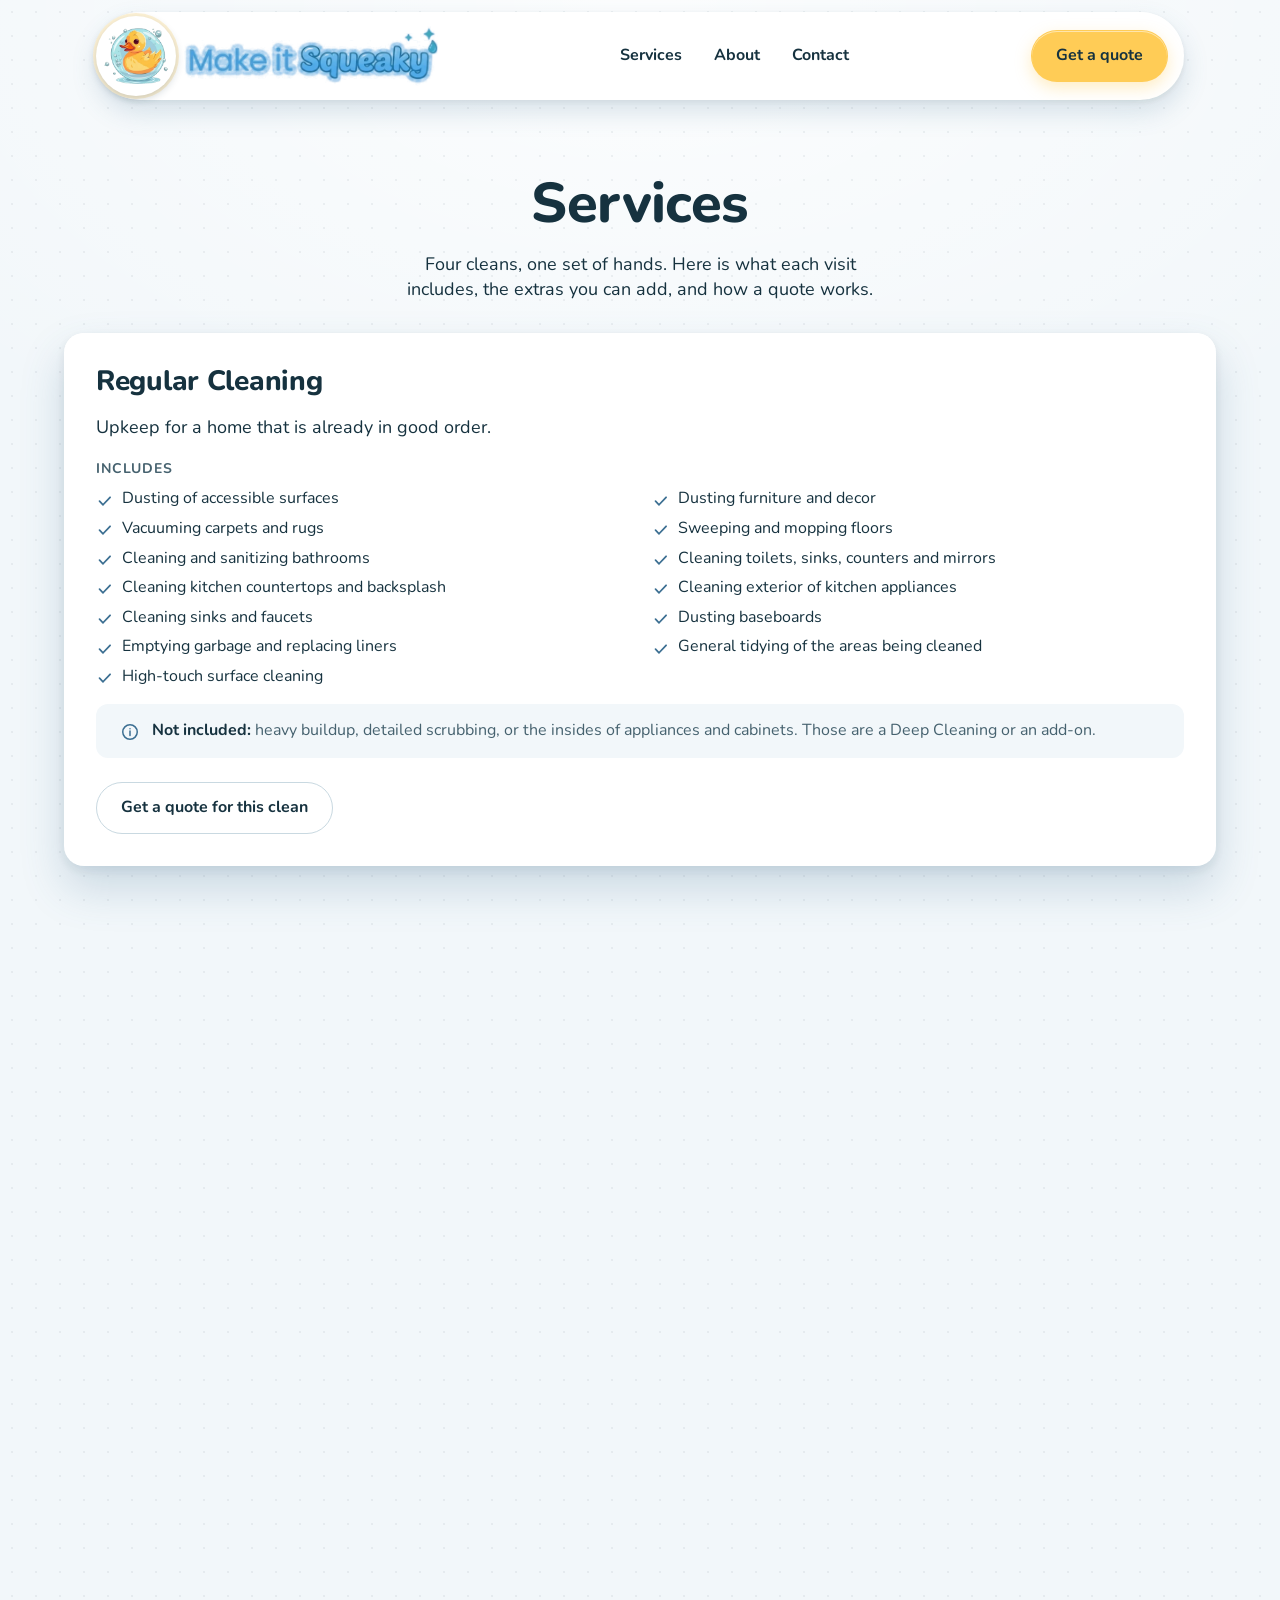
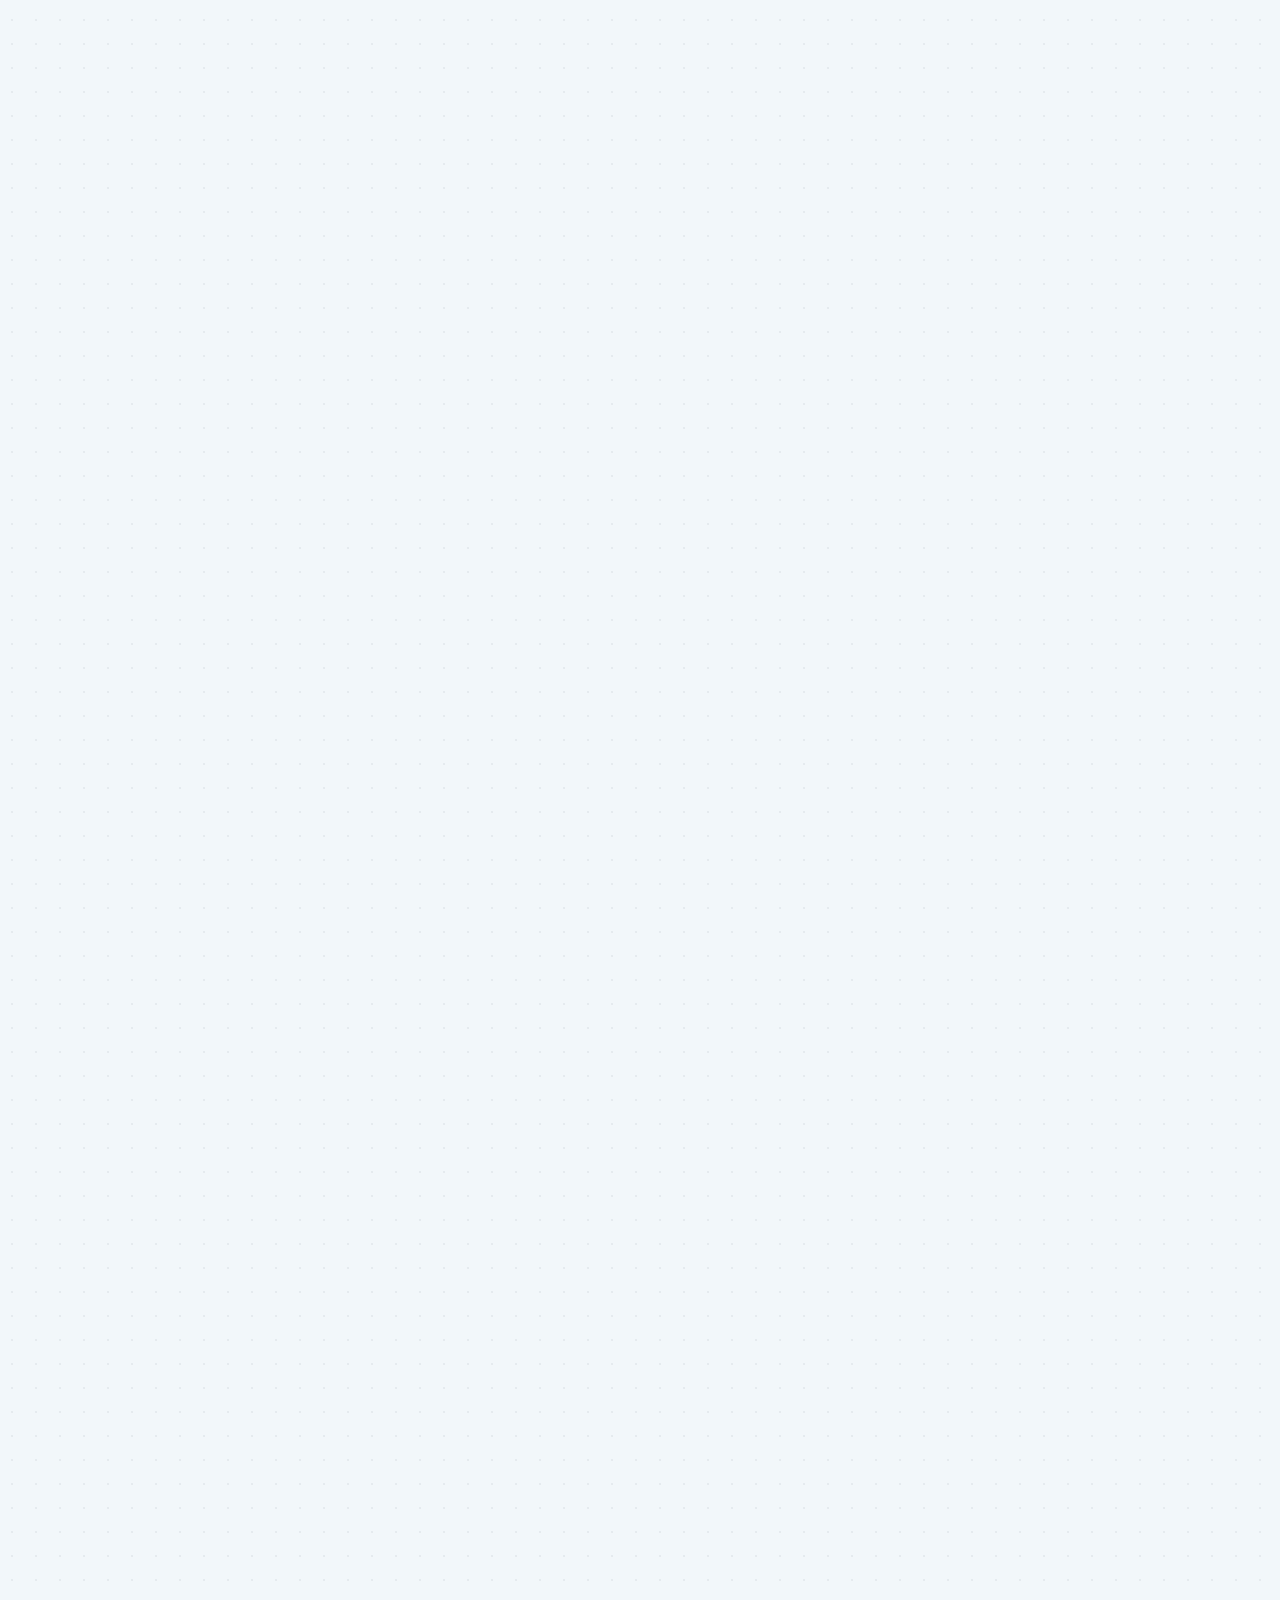
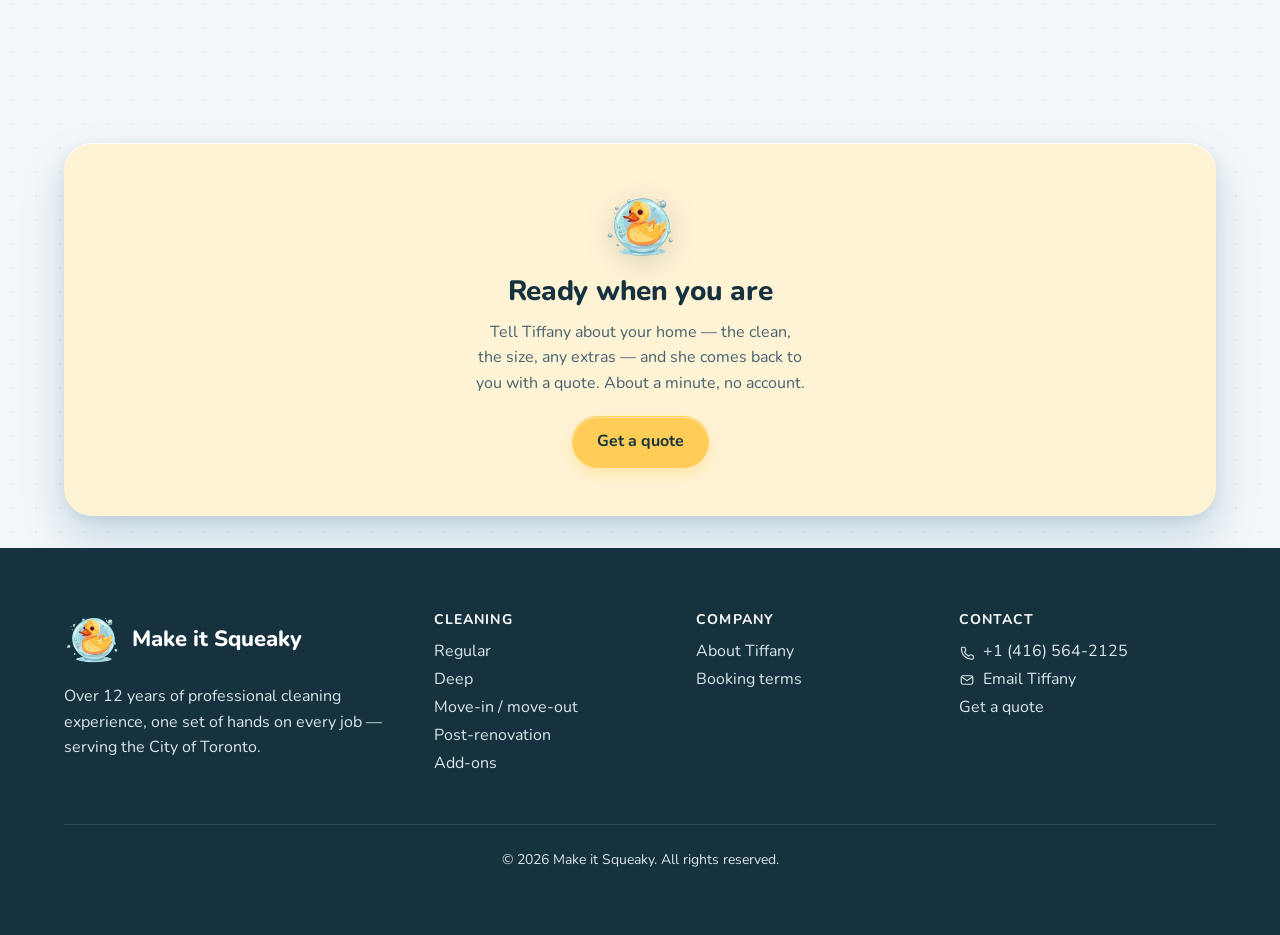
<file: services.html>
<!DOCTYPE html>
<html lang="en">
<head>
  <meta charset="UTF-8">
  <meta name="viewport" content="width=device-width, initial-scale=1.0">
  <meta http-equiv="Content-Security-Policy" content="default-src 'none'; img-src 'self'; style-src 'self'; script-src 'self'; font-src 'self'; connect-src 'self'; form-action 'self'; base-uri 'none'">
  <meta name="referrer" content="strict-origin-when-cross-origin">
  <title>Cleaning Services in Toronto — Make it Squeaky</title>
  <meta name="description" content="What each of Tiffany's four cleans includes — regular, deep, move-in/move-out and post-renovation — plus add-ons, the service area and booking terms.">
  <link rel="canonical" href="https://makeitsqueaky.com/services.html">
  <meta property="og:type" content="website">
  <meta property="og:site_name" content="Make it Squeaky">
  <meta property="og:title" content="Cleaning Services in Toronto — Make it Squeaky">
  <meta property="og:description" content="What each of Tiffany's four cleans includes, the add-ons, the service area and the booking terms.">
  <meta property="og:url" content="https://makeitsqueaky.com/services.html">
  <meta property="og:image" content="https://makeitsqueaky.com/assets/img/hero.webp">
  <meta property="og:image:width" content="1600">
  <meta property="og:image:height" content="1067">
  <meta property="og:image:alt" content="A bright living room with a blue sofa, wooden chairs and a sunlit shuttered window">
  <meta name="twitter:card" content="summary_large_image">
  <link rel="icon" href="assets/img/duck.webp" type="image/webp">
  <link rel="stylesheet" href="assets/css/site.css">
  <link rel="stylesheet" href="assets/css/mobile.css" media="screen and (max-width: 767px)">
  <script src="assets/js/boot.js"></script>
</head>
<body>
  <a class="ms-skip-link" href="#main">Skip to content</a>

  <header class="ms-header">
    <div class="ms-header__inner">
      <a class="ms-logo" href="index.html" aria-label="Make it Squeaky — home">
        <span class="ms-logo__badge">
          <img
            class="ms-logo__mark"
            src="assets/img/duck.webp"
            srcset="assets/img/duck.webp 220w, assets/img/duck@2x.webp 440w"
            sizes="96px"
            width="220" height="220"
            alt="">
          <span class="ms-logo__bubbles" aria-hidden="true"><i></i><i></i><i></i><i></i></span>
        </span>
        <img
          class="ms-logo__word"
          src="assets/img/wordmark.webp"
          srcset="assets/img/wordmark.webp 576w, assets/img/wordmark@2x.webp 1152w"
          sizes="220px"
          width="576" height="136"
          alt="Make it Squeaky">
      </a>

      <nav class="ms-nav" aria-label="Primary">
        <button type="button" class="ms-nav__summary" id="ms-nav-toggle" aria-expanded="false" aria-controls="ms-nav-list" aria-label="Menu">
          <svg width="18" height="14" viewBox="0 0 18 14" fill="none" aria-hidden="true">
            <path d="M1 1H17M1 7H17M1 13H17" stroke="currentColor" stroke-width="2" stroke-linecap="round"/>
          </svg>
          <span class="ms-nav__summary-label">Menu</span>
        </button>
        <ul class="ms-nav__list" id="ms-nav-list">
          <li><a href="services.html" aria-current="page">Services</a></li>
          <li><a href="about.html">About</a></li>
          <li><a href="about.html#contact-heading">Contact</a></li>
        </ul>
      </nav>

      <a class="ms-btn ms-btn--accent ms-header__cta" href="quote.html">
        <span class="ms-header__cta-full">Get a quote</span>
        <span class="ms-header__cta-short">Get a quote</span>
      </a>
    </div>
  </header>

  <main id="main">
    <section class="ms-page-head" aria-labelledby="page-hero-heading">
      <div class="ms-container">
        <h1 id="page-hero-heading" class="ms-page-head__title">Services</h1>
        <p class="ms-page-head__lead">Four cleans, one set of hands. Here is what each visit includes, the extras you can add, and how a quote works.</p>
      </div>
    </section>

    <!-- Phone-only shortcut row. This page is a reference list of four
         inclusion lists; at 390px that is several screens, and a visitor who
         came for one service had to scroll past the others to find it.
         Hidden on desktop, where all four panels are visible at a glance. -->
    <nav class="ms-jump" aria-label="Jump to a service">
      <div class="ms-container">
        <ul>
          <li><a href="#regular-heading">Regular</a></li>
          <li><a href="#deep-heading">Deep</a></li>
          <li><a href="#moveinout-heading">Move-in / out</a></li>
          <li><a href="#postreno-heading">Post-renovation</a></li>
          <li><a href="#addons-heading">Add-ons</a></li>
        </ul>
      </div>
    </nav>

    <section class="ms-section ms-arrive ms-arrive--late" aria-labelledby="regular-heading">
      <div class="ms-container">
        <div class="ms-service-list">

          <article class="ms-service-panel" aria-labelledby="regular-heading">
            <div class="ms-service-panel__head">
              <h2 id="regular-heading" class="ms-service-panel__title">Regular Cleaning</h2>
            </div>
            <p class="ms-service-panel__lead">Upkeep for a home that is already in good order.</p>
            <p class="ms-service-panel__sub">Includes</p>
            <ul class="ms-check-list">
              <li><svg viewBox="0 0 20 20" fill="none" aria-hidden="true"><path d="M4 10.5 8 14.5 16 6" stroke="currentColor" stroke-width="2" stroke-linecap="round" stroke-linejoin="round"/></svg>Dusting of accessible surfaces</li>
              <li><svg viewBox="0 0 20 20" fill="none" aria-hidden="true"><path d="M4 10.5 8 14.5 16 6" stroke="currentColor" stroke-width="2" stroke-linecap="round" stroke-linejoin="round"/></svg>Dusting furniture and decor</li>
              <li><svg viewBox="0 0 20 20" fill="none" aria-hidden="true"><path d="M4 10.5 8 14.5 16 6" stroke="currentColor" stroke-width="2" stroke-linecap="round" stroke-linejoin="round"/></svg>Vacuuming carpets and rugs</li>
              <li><svg viewBox="0 0 20 20" fill="none" aria-hidden="true"><path d="M4 10.5 8 14.5 16 6" stroke="currentColor" stroke-width="2" stroke-linecap="round" stroke-linejoin="round"/></svg>Sweeping and mopping floors</li>
              <li><svg viewBox="0 0 20 20" fill="none" aria-hidden="true"><path d="M4 10.5 8 14.5 16 6" stroke="currentColor" stroke-width="2" stroke-linecap="round" stroke-linejoin="round"/></svg>Cleaning and sanitizing bathrooms</li>
              <li><svg viewBox="0 0 20 20" fill="none" aria-hidden="true"><path d="M4 10.5 8 14.5 16 6" stroke="currentColor" stroke-width="2" stroke-linecap="round" stroke-linejoin="round"/></svg>Cleaning toilets, sinks, counters and mirrors</li>
              <li><svg viewBox="0 0 20 20" fill="none" aria-hidden="true"><path d="M4 10.5 8 14.5 16 6" stroke="currentColor" stroke-width="2" stroke-linecap="round" stroke-linejoin="round"/></svg>Cleaning kitchen countertops and backsplash</li>
              <li><svg viewBox="0 0 20 20" fill="none" aria-hidden="true"><path d="M4 10.5 8 14.5 16 6" stroke="currentColor" stroke-width="2" stroke-linecap="round" stroke-linejoin="round"/></svg>Cleaning exterior of kitchen appliances</li>
              <li><svg viewBox="0 0 20 20" fill="none" aria-hidden="true"><path d="M4 10.5 8 14.5 16 6" stroke="currentColor" stroke-width="2" stroke-linecap="round" stroke-linejoin="round"/></svg>Cleaning sinks and faucets</li>
              <li><svg viewBox="0 0 20 20" fill="none" aria-hidden="true"><path d="M4 10.5 8 14.5 16 6" stroke="currentColor" stroke-width="2" stroke-linecap="round" stroke-linejoin="round"/></svg>Dusting baseboards</li>
              <li><svg viewBox="0 0 20 20" fill="none" aria-hidden="true"><path d="M4 10.5 8 14.5 16 6" stroke="currentColor" stroke-width="2" stroke-linecap="round" stroke-linejoin="round"/></svg>Emptying garbage and replacing liners</li>
              <li><svg viewBox="0 0 20 20" fill="none" aria-hidden="true"><path d="M4 10.5 8 14.5 16 6" stroke="currentColor" stroke-width="2" stroke-linecap="round" stroke-linejoin="round"/></svg>General tidying of the areas being cleaned</li>
              <li><svg viewBox="0 0 20 20" fill="none" aria-hidden="true"><path d="M4 10.5 8 14.5 16 6" stroke="currentColor" stroke-width="2" stroke-linecap="round" stroke-linejoin="round"/></svg>High-touch surface cleaning</li>
            </ul>
            <div class="ms-note">
              <svg viewBox="0 0 20 20" fill="none" aria-hidden="true"><circle cx="10" cy="10" r="7.25" stroke="currentColor" stroke-width="1.5"/><path d="M10 9v4.5M10 6.75v.01" stroke="currentColor" stroke-width="1.5" stroke-linecap="round"/></svg>
              <p><strong>Not included:</strong> heavy buildup, detailed scrubbing, or the insides of appliances and cabinets. Those are a Deep Cleaning or an add-on.</p>
            </div>
            <p class="ms-service-panel__action"><a class="ms-btn ms-btn--ghost" href="quote.html?service=regular">Get a quote for this clean</a></p>
          </article>

          <article class="ms-service-panel" aria-labelledby="deep-heading">
            <div class="ms-service-panel__head">
              <h2 id="deep-heading" class="ms-service-panel__title">Deep Cleaning</h2>
            </div>
            <p class="ms-service-panel__lead">For a home that needs extra attention, or has not had a professional clean in a while.</p>
            <p class="ms-service-panel__sub">Everything in Regular, plus</p>
            <ul class="ms-check-list">
              <li><svg viewBox="0 0 20 20" fill="none" aria-hidden="true"><path d="M4 10.5 8 14.5 16 6" stroke="currentColor" stroke-width="2" stroke-linecap="round" stroke-linejoin="round"/></svg>Detailed baseboard cleaning</li>
              <li><svg viewBox="0 0 20 20" fill="none" aria-hidden="true"><path d="M4 10.5 8 14.5 16 6" stroke="currentColor" stroke-width="2" stroke-linecap="round" stroke-linejoin="round"/></svg>Detailed door and door-frame cleaning</li>
              <li><svg viewBox="0 0 20 20" fill="none" aria-hidden="true"><path d="M4 10.5 8 14.5 16 6" stroke="currentColor" stroke-width="2" stroke-linecap="round" stroke-linejoin="round"/></svg>Cleaning trim and ledges</li>
              <li><svg viewBox="0 0 20 20" fill="none" aria-hidden="true"><path d="M4 10.5 8 14.5 16 6" stroke="currentColor" stroke-width="2" stroke-linecap="round" stroke-linejoin="round"/></svg>Detailed dusting of corners and hard-to-reach areas</li>
              <li><svg viewBox="0 0 20 20" fill="none" aria-hidden="true"><path d="M4 10.5 8 14.5 16 6" stroke="currentColor" stroke-width="2" stroke-linecap="round" stroke-linejoin="round"/></svg>Detailed bathroom scrubbing</li>
              <li><svg viewBox="0 0 20 20" fill="none" aria-hidden="true"><path d="M4 10.5 8 14.5 16 6" stroke="currentColor" stroke-width="2" stroke-linecap="round" stroke-linejoin="round"/></svg>Removal of soap scum and buildup</li>
              <li><svg viewBox="0 0 20 20" fill="none" aria-hidden="true"><path d="M4 10.5 8 14.5 16 6" stroke="currentColor" stroke-width="2" stroke-linecap="round" stroke-linejoin="round"/></svg>Detailed kitchen cleaning</li>
              <li><svg viewBox="0 0 20 20" fill="none" aria-hidden="true"><path d="M4 10.5 8 14.5 16 6" stroke="currentColor" stroke-width="2" stroke-linecap="round" stroke-linejoin="round"/></svg>Cleaning cabinet exteriors</li>
              <li><svg viewBox="0 0 20 20" fill="none" aria-hidden="true"><path d="M4 10.5 8 14.5 16 6" stroke="currentColor" stroke-width="2" stroke-linecap="round" stroke-linejoin="round"/></svg>Cleaning around appliances</li>
              <li><svg viewBox="0 0 20 20" fill="none" aria-hidden="true"><path d="M4 10.5 8 14.5 16 6" stroke="currentColor" stroke-width="2" stroke-linecap="round" stroke-linejoin="round"/></svg>Detailed floor cleaning</li>
              <li><svg viewBox="0 0 20 20" fill="none" aria-hidden="true"><path d="M4 10.5 8 14.5 16 6" stroke="currentColor" stroke-width="2" stroke-linecap="round" stroke-linejoin="round"/></svg>Removal of accumulated dust and dirt</li>
              <li><svg viewBox="0 0 20 20" fill="none" aria-hidden="true"><path d="M4 10.5 8 14.5 16 6" stroke="currentColor" stroke-width="2" stroke-linecap="round" stroke-linejoin="round"/></svg>Extra attention to buildup and neglected areas</li>
            </ul>
            <p class="ms-service-panel__action"><a class="ms-btn ms-btn--ghost" href="quote.html?service=deep">Get a quote for this clean</a></p>
          </article>

          <article class="ms-service-panel" aria-labelledby="moveinout-heading">
            <div class="ms-service-panel__head">
              <h2 id="moveinout-heading" class="ms-service-panel__title">Move-In / Move-Out Cleaning</h2>
            </div>
            <p class="ms-service-panel__lead">For an empty place that has to be clean to the last corner, ready for a new occupant or buyer.</p>
            <p class="ms-service-panel__sub">Everything in Deep, plus</p>
            <ul class="ms-check-list">
              <li><svg viewBox="0 0 20 20" fill="none" aria-hidden="true"><path d="M4 10.5 8 14.5 16 6" stroke="currentColor" stroke-width="2" stroke-linecap="round" stroke-linejoin="round"/></svg>Detailed cleaning of empty rooms</li>
              <li><svg viewBox="0 0 20 20" fill="none" aria-hidden="true"><path d="M4 10.5 8 14.5 16 6" stroke="currentColor" stroke-width="2" stroke-linecap="round" stroke-linejoin="round"/></svg>Detailed baseboards, trim, doors and frames</li>
              <li><svg viewBox="0 0 20 20" fill="none" aria-hidden="true"><path d="M4 10.5 8 14.5 16 6" stroke="currentColor" stroke-width="2" stroke-linecap="round" stroke-linejoin="round"/></svg>Detailed kitchen and bathroom cleaning</li>
              <li><svg viewBox="0 0 20 20" fill="none" aria-hidden="true"><path d="M4 10.5 8 14.5 16 6" stroke="currentColor" stroke-width="2" stroke-linecap="round" stroke-linejoin="round"/></svg>Cleaning inside closets</li>
              <li><svg viewBox="0 0 20 20" fill="none" aria-hidden="true"><path d="M4 10.5 8 14.5 16 6" stroke="currentColor" stroke-width="2" stroke-linecap="round" stroke-linejoin="round"/></svg>Cleaning shelves and accessible storage</li>
              <li><svg viewBox="0 0 20 20" fill="none" aria-hidden="true"><path d="M4 10.5 8 14.5 16 6" stroke="currentColor" stroke-width="2" stroke-linecap="round" stroke-linejoin="round"/></svg>Detailed floor cleaning</li>
              <li><svg viewBox="0 0 20 20" fill="none" aria-hidden="true"><path d="M4 10.5 8 14.5 16 6" stroke="currentColor" stroke-width="2" stroke-linecap="round" stroke-linejoin="round"/></svg>Dust removal from surfaces and fixtures</li>
              <li><svg viewBox="0 0 20 20" fill="none" aria-hidden="true"><path d="M4 10.5 8 14.5 16 6" stroke="currentColor" stroke-width="2" stroke-linecap="round" stroke-linejoin="round"/></svg>Cleaning light switches and high-touch areas</li>
              <li><svg viewBox="0 0 20 20" fill="none" aria-hidden="true"><path d="M4 10.5 8 14.5 16 6" stroke="currentColor" stroke-width="2" stroke-linecap="round" stroke-linejoin="round"/></svg>Cleaning window sills and tracks</li>
              <li><svg viewBox="0 0 20 20" fill="none" aria-hidden="true"><path d="M4 10.5 8 14.5 16 6" stroke="currentColor" stroke-width="2" stroke-linecap="round" stroke-linejoin="round"/></svg>Detailed cleaning of corners and hard-to-reach areas</li>
              <li><svg viewBox="0 0 20 20" fill="none" aria-hidden="true"><path d="M4 10.5 8 14.5 16 6" stroke="currentColor" stroke-width="2" stroke-linecap="round" stroke-linejoin="round"/></svg>Final detail inspection and finishing touches</li>
            </ul>
            <p class="ms-service-panel__action"><a class="ms-btn ms-btn--ghost" href="quote.html?service=moveInOut">Get a quote for this clean</a></p>
          </article>

          <article class="ms-service-panel" aria-labelledby="postreno-heading">
            <div class="ms-service-panel__head">
              <h2 id="postreno-heading" class="ms-service-panel__title">Post-Renovation Cleaning</h2>
            </div>
            <p class="ms-service-panel__lead">For the fine dust and residue the trades leave behind.</p>
            <p class="ms-service-panel__sub">Includes</p>
            <ul class="ms-check-list">
              <li><svg viewBox="0 0 20 20" fill="none" aria-hidden="true"><path d="M4 10.5 8 14.5 16 6" stroke="currentColor" stroke-width="2" stroke-linecap="round" stroke-linejoin="round"/></svg>Removal of fine construction dust</li>
              <li><svg viewBox="0 0 20 20" fill="none" aria-hidden="true"><path d="M4 10.5 8 14.5 16 6" stroke="currentColor" stroke-width="2" stroke-linecap="round" stroke-linejoin="round"/></svg>Detailed dusting of walls and accessible surfaces</li>
              <li><svg viewBox="0 0 20 20" fill="none" aria-hidden="true"><path d="M4 10.5 8 14.5 16 6" stroke="currentColor" stroke-width="2" stroke-linecap="round" stroke-linejoin="round"/></svg>Dusting doors, frames, trim and baseboards</li>
              <li><svg viewBox="0 0 20 20" fill="none" aria-hidden="true"><path d="M4 10.5 8 14.5 16 6" stroke="currentColor" stroke-width="2" stroke-linecap="round" stroke-linejoin="round"/></svg>Cleaning window sills and accessible tracks</li>
              <li><svg viewBox="0 0 20 20" fill="none" aria-hidden="true"><path d="M4 10.5 8 14.5 16 6" stroke="currentColor" stroke-width="2" stroke-linecap="round" stroke-linejoin="round"/></svg>Cleaning cabinets and countertops</li>
              <li><svg viewBox="0 0 20 20" fill="none" aria-hidden="true"><path d="M4 10.5 8 14.5 16 6" stroke="currentColor" stroke-width="2" stroke-linecap="round" stroke-linejoin="round"/></svg>Detailed kitchen and bathroom cleaning</li>
              <li><svg viewBox="0 0 20 20" fill="none" aria-hidden="true"><path d="M4 10.5 8 14.5 16 6" stroke="currentColor" stroke-width="2" stroke-linecap="round" stroke-linejoin="round"/></svg>Vacuuming and mopping floors</li>
              <li><svg viewBox="0 0 20 20" fill="none" aria-hidden="true"><path d="M4 10.5 8 14.5 16 6" stroke="currentColor" stroke-width="2" stroke-linecap="round" stroke-linejoin="round"/></svg>Removal of fine dust from corners and hard-to-reach areas</li>
              <li><svg viewBox="0 0 20 20" fill="none" aria-hidden="true"><path d="M4 10.5 8 14.5 16 6" stroke="currentColor" stroke-width="2" stroke-linecap="round" stroke-linejoin="round"/></svg>Cleaning fixtures and accessible surfaces</li>
              <li><svg viewBox="0 0 20 20" fill="none" aria-hidden="true"><path d="M4 10.5 8 14.5 16 6" stroke="currentColor" stroke-width="2" stroke-linecap="round" stroke-linejoin="round"/></svg>Removal of light construction residue</li>
              <li><svg viewBox="0 0 20 20" fill="none" aria-hidden="true"><path d="M4 10.5 8 14.5 16 6" stroke="currentColor" stroke-width="2" stroke-linecap="round" stroke-linejoin="round"/></svg>Final detailed clean and finishing touches</li>
            </ul>
            <div class="ms-note">
              <svg viewBox="0 0 20 20" fill="none" aria-hidden="true"><circle cx="10" cy="10" r="7.25" stroke="currentColor" stroke-width="1.5"/><path d="M10 9v4.5M10 6.75v.01" stroke="currentColor" stroke-width="1.5" stroke-linecap="round"/></svg>
              <p><strong>Takes longer:</strong> heavy construction debris, paint splatter, drywall or mud residue, adhesive, grout or cement, stickers, or a lot of window cleaning. Mention it and Tiffany will quote for it.</p>
            </div>
            <p class="ms-service-panel__action"><a class="ms-btn ms-btn--ghost" href="quote.html?service=postReno">Get a quote for this clean</a></p>
          </article>

        </div>
      </div>
    </section>

    <!-- Extras, and the three things worth saying up front. Two panels, not
         one list: one is things you choose, the other is things Tiffany needs
         to know. No prices anywhere on this page — Tiffany quotes each job
         herself (PRODUCT.md, 2026-10-26). -->
    <section class="ms-section" aria-labelledby="addons-heading">
      <div class="ms-container">
        <div class="ms-section__head">
          <h2 id="addons-heading" class="ms-section-heading">Add-ons</h2>
          <p class="ms-section-lead">Extras you can add to any clean. Tick them on the quote form, or just ask.</p>
        </div>
        <div class="ms-price-cols">
          <article class="ms-service-panel" aria-labelledby="addon-list-heading">
            <h3 id="addon-list-heading" class="ms-service-panel__title">You can add</h3>
            <p class="ms-service-panel__lead">Two of these ask how many: windows and appliances.</p>
            <ul class="ms-check-list">
              <li><svg viewBox="0 0 20 20" fill="none" aria-hidden="true"><path d="M4 10.5 8 14.5 16 6" stroke="currentColor" stroke-width="2" stroke-linecap="round" stroke-linejoin="round"/></svg>Inside oven</li>
              <li><svg viewBox="0 0 20 20" fill="none" aria-hidden="true"><path d="M4 10.5 8 14.5 16 6" stroke="currentColor" stroke-width="2" stroke-linecap="round" stroke-linejoin="round"/></svg>Inside refrigerator</li>
              <li><svg viewBox="0 0 20 20" fill="none" aria-hidden="true"><path d="M4 10.5 8 14.5 16 6" stroke="currentColor" stroke-width="2" stroke-linecap="round" stroke-linejoin="round"/></svg>Interior windows</li>
              <li><svg viewBox="0 0 20 20" fill="none" aria-hidden="true"><path d="M4 10.5 8 14.5 16 6" stroke="currentColor" stroke-width="2" stroke-linecap="round" stroke-linejoin="round"/></svg>Inside cabinets and drawers</li>
              <li><svg viewBox="0 0 20 20" fill="none" aria-hidden="true"><path d="M4 10.5 8 14.5 16 6" stroke="currentColor" stroke-width="2" stroke-linecap="round" stroke-linejoin="round"/></svg>Wall washing</li>
              <li><svg viewBox="0 0 20 20" fill="none" aria-hidden="true"><path d="M4 10.5 8 14.5 16 6" stroke="currentColor" stroke-width="2" stroke-linecap="round" stroke-linejoin="round"/></svg>Inside kitchen appliances</li>
            </ul>
          </article>
          <article class="ms-service-panel" aria-labelledby="conditions-heading">
            <h3 id="conditions-heading" class="ms-service-panel__title">Worth mentioning</h3>
            <p class="ms-service-panel__lead">Three things change how long a clean takes. The quote form asks about them, so Tiffany can quote it right the first time.</p>
            <ul class="ms-check-list ms-check-list--single">
              <li><svg viewBox="0 0 20 20" fill="none" aria-hidden="true"><path d="M4 10.5 8 14.5 16 6" stroke="currentColor" stroke-width="2" stroke-linecap="round" stroke-linejoin="round"/></svg>Heavy grime or buildup</li>
              <li><svg viewBox="0 0 20 20" fill="none" aria-hidden="true"><path d="M4 10.5 8 14.5 16 6" stroke="currentColor" stroke-width="2" stroke-linecap="round" stroke-linejoin="round"/></svg>More pet hair than usual</li>
              <li><svg viewBox="0 0 20 20" fill="none" aria-hidden="true"><path d="M4 10.5 8 14.5 16 6" stroke="currentColor" stroke-width="2" stroke-linecap="round" stroke-linejoin="round"/></svg>Heavy construction residue</li>
            </ul>
          </article>
        </div>
      </div>
    </section>

    <!-- Where she works, and the two terms that matter, as they stand: no
         deposit, no cancellation charge. The approved future terms stay in
         PRODUCT.md until online booking exists; nothing future-tense ships
         (Jon, 2026-10-26). policies.html redirects here. -->
    <section class="ms-section" aria-labelledby="terms-heading">
      <div class="ms-container">
        <div class="ms-section__head">
          <h2 id="terms-heading" class="ms-section-heading">Booking terms</h2>
          <p id="area-heading" class="ms-section-lead">Tiffany works across the City of Toronto — any postal code starting with M. Just outside the city, in the GTA? Ask; she sometimes travels for a fee agreed beforehand.</p>
        </div>
        <div class="ms-price-cols">
          <article class="ms-service-panel" aria-labelledby="deposit-heading">
            <h3 id="deposit-heading" class="ms-service-panel__title">Deposit</h3>
            <p class="ms-service-panel__lead">
              No deposit is taken. This site sends Tiffany your details — it doesn't take
              payment and it doesn't book the job, so you arrange the day with her directly.
            </p>
          </article>
          <article class="ms-service-panel" aria-labelledby="cancellation-heading">
            <h3 id="cancellation-heading" class="ms-service-panel__title">Cancellation</h3>
            <p class="ms-service-panel__lead">
              There is no cancellation charge. Call or text as early as you can and
              Tiffany will move the day with you.
            </p>
          </article>
        </div>
      </div>
    </section>

    <section class="ms-section ms-section--tight">
      <div class="ms-container">
        <div class="ms-cta-band">
          <img class="ms-cta-band__duck" src="assets/img/duck.webp" srcset="assets/img/duck.webp 220w, assets/img/duck@2x.webp 440w" sizes="72px" width="220" height="220" alt="">
          <h2 class="ms-cta-band__title">Ready when you are</h2>
          <p class="ms-cta-band__lead">Tell Tiffany about your home — the clean, the size, any extras — and she comes back to you with a quote. About a minute, no account.</p>
          <a class="ms-btn ms-btn--accent" href="quote.html">Get a quote</a>
        </div>
      </div>
    </section>
  </main>

  <footer class="ms-footer">
    <div class="ms-container">
      <div class="ms-footer__grid">
        <div class="ms-footer__col ms-footer__col--brand">
          <div class="ms-footer__brand">
            <img src="assets/img/duck.webp" srcset="assets/img/duck.webp 220w, assets/img/duck@2x.webp 440w" sizes="56px" width="220" height="220" alt="">
            <span class="ms-footer__wordmark-text">Make it Squeaky</span>
          </div>
          <p class="ms-footer__tagline">
            Over <span data-years-since="2014">12</span> years of professional cleaning experience, one set of hands on every job —
            serving the City of Toronto.
          </p>
        </div>

        <div class="ms-footer__col">
          <h2>Cleaning</h2>
          <ul>
            <li><a href="services.html#regular-heading">Regular</a></li>
            <li><a href="services.html#deep-heading">Deep</a></li>
            <li><a href="services.html#moveinout-heading">Move-in / move-out</a></li>
            <li><a href="services.html#postreno-heading">Post-renovation</a></li>
            <li><a href="services.html#addons-heading">Add-ons</a></li>
          </ul>
        </div>

        <div class="ms-footer__col">
          <h2>Company</h2>
          <ul>
            <li><a href="about.html">About Tiffany</a></li>
            <li><a href="services.html#terms-heading">Booking terms</a></li>
          </ul>
        </div>

        <div class="ms-footer__col">
          <h2>Contact</h2>
          <ul>
            <li class="ms-footer__icon-row">
              <svg viewBox="0 0 20 20" fill="none" aria-hidden="true"><path d="M3 5.5C3 4.67 3.67 4 4.5 4h2.06c.46 0 .87.3 1.01.74l.9 2.72a1.08 1.08 0 0 1-.28 1.1L6.9 9.9a12 12 0 0 0 5.2 5.2l1.34-1.29a1.08 1.08 0 0 1 1.1-.28l2.72.9c.44.14.74.55.74 1.01v2.06c0 .83-.67 1.5-1.5 1.5C8.6 19 3 13.4 3 5.5Z" stroke="currentColor" stroke-width="1.4" stroke-linejoin="round"/></svg>
              <a href="tel:+14165642125">+1 (416) 564-2125</a>
            </li>
            <li class="ms-footer__icon-row">
              <svg viewBox="0 0 20 20" fill="none" aria-hidden="true"><rect x="2.75" y="4.75" width="14.5" height="10.5" rx="2" stroke="currentColor" stroke-width="1.4"/><path d="m3.5 6.25 6.5 4.5 6.5-4.5" stroke="currentColor" stroke-width="1.4" stroke-linecap="round" stroke-linejoin="round"/></svg>
              <a href="mailto:tiffanypoerazoff10@gmail.com">Email Tiffany</a>
            </li>
            <li><a href="quote.html">Get a quote</a></li>
          </ul>
        </div>
      </div>

      <div class="ms-footer__bottom">
        <span>© 2026 Make it Squeaky. All rights reserved.</span>
      </div>
    </div>
  </footer>

  <script type="module" src="assets/js/ui.js"></script>
</body>
</html>
</file>
<file: assets/css/site.css>
/* ==========================================================================
   Make it Squeaky — design tokens + site shell (header, hero, carousel, footer)
   Zero dependencies. Plain CSS custom properties, prefixed --ms-.

   Structure/interaction ported from callrabbit-website/callrabbit-v2.html
   (tactile-raised/sunken lighting model, floating pill nav, hero-as-raised-
   panel, 3D card carousel, horizontal-scroll-mask) — colour taken from
   NONE of it. Palette below is sampled from Tiffany's own brand artwork,
   see .superpowers/sdd/2026-08-07-make-it-squeaky-phase-1/DESIGN-DIRECTION.md.
   ========================================================================== */

/* -------------------------------------------------------------------------
   Nunito — vendored, not linked.

   Self-hosted from assets/fonts/. Nothing here contacts fonts.googleapis.com
   or fonts.gstatic.com at runtime: no request to Google means no IP address,
   no Referer and no user-agent handed to a third party on every page view,
   and the site keeps its zero-external-requests property (it still works
   offline). One file covers the whole weight axis because Nunito ships as a
   variable font — 39KB for 200 through 1000, against roughly 4x that for
   four static cuts.

   Latin subset ONLY. Google serves about nine subsets per family; for an
   English-language Toronto site the Cyrillic, Greek and Vietnamese cuts are
   bytes the visitor downloads and never renders a glyph from. The
   unicode-range below is Google's own latin range, kept verbatim so that
   anything outside it falls back to system-ui rather than rendering tofu.
   ------------------------------------------------------------------------- */
@font-face {
  font-family: 'Nunito';
  font-style: normal;
  font-weight: 200 1000;
  /* swap, not block: text is readable in the fallback immediately and
     re-renders when the font lands. A cleaner's phone number should never be
     invisible because a font is slow. */
  font-display: swap;
  src: url('../fonts/nunito-latin-var.woff2') format('woff2');
  unicode-range: U+0000-00FF, U+0131, U+0152-0153, U+02BB-02BC, U+02C6, U+02DA, U+02DC, U+0304, U+0308, U+0329, U+2000-206F, U+20AC, U+2122, U+2191, U+2193, U+2212, U+2215, U+FEFF, U+FFFD;
}

/* -------------------------------------------------------------------------
   Tokens
   ------------------------------------------------------------------------- */
:root {
  /* Color — sampled from assets/img/duck@2x.webp and the wordmark source.
     Gold is the ONLY accent (one click-colour, not two competing ones).
     Blue is structural/typographic, never a second CTA colour. */
  --ms-color-gold: #FFCC56;         /* duck body — the one accent, background only */
  --ms-color-gold-hover: #F0BB3A;   /* pressed/hover gold, still 6.45:1 vs ink */
  --ms-color-gold-tint: #FFF3D6;    /* faint gold wash for badges/number chips */
  --ms-color-gold-ink: #16323F;     /* text ON gold — never white on gold */

  --ms-color-blue: #3C6F92;         /* wordmark blue — 5.41:1 on white */
  --ms-color-blue-dark: #2A5170;    /* 8.37:1 on white — link/heading hover */
  --ms-color-cyan: #8FD8F5;         /* wordmark cyan — DECORATIVE ONLY, 1.58:1, never text */
  --ms-color-bubble: #8AADB3;       /* duck's bubble — decorative only */

  --ms-color-surface: #FFFFFF;      /* cards, nav pill, hero panel */
  --ms-color-surface-base: #F2F7FA; /* page background */

  --ms-color-ink: #16323F;          /* body text — 13.44:1 on white */
  --ms-color-ink-soft: #46626F;     /* secondary text — 6.49:1 on white */
  /* Was #7C97A3, which measured 3.08:1 on white — a WCAG AA failure, and it
     was carrying the "/ sq ft" beside every rate on three pages, the quote
     form's reassurance line, and the photo placeholder. The old comment
     called it "decorative-adjacent, not body copy" while all five of its
     uses were text, so the value was wrong for the role rather than the role
     being wrong. Darkened until it clears AA on BOTH surfaces it actually
     lands on: 5.31:1 on white, 4.92:1 on the page background. */
  --ms-color-ink-faint: #566F7C;    /* tertiary/meta text — AA on white and on surface-base */

  --ms-color-border: #E1EAEF;
  --ms-color-border-strong: #C9D9E1;

  /* Footer / dark surface — Ink itself doubles as the dark surface, so the
     footer's dark tone matches the body-text ink exactly rather than being
     a fourth unrelated colour. Wordmark image is NEVER placed here (residual
     halo, light-surfaces-only) — duck mark + live text instead. */
  --ms-color-footer-bg: #16323F;
  --ms-color-footer-ink: #FFFFFF;       /* 13.44:1 on footer-bg */
  --ms-color-footer-ink-soft: #D9E6EC;  /* 10.55:1 on footer-bg */
  --ms-color-footer-border: #2A4C5C;

  --ms-color-focus: var(--ms-color-blue-dark);
  --ms-color-scrim: rgba(22, 50, 63, 0.72);        /* ink over a photo: the Before / After tags */
  --ms-color-ink-hairline: rgba(22, 50, 63, 0.18); /* a 1px ink edge on a light surface */

  /* Type — rounded/humanist warmth, not Inter, not a serif. Graceful-
     enhancement stack: if the visitor has a rounded system font installed
     it's used, otherwise it falls straight through to system-ui. No font
     files are fetched — nothing to vendor, nothing to leak to a CDN. */
  /* One family for both roles. The design was always drawn against a rounded
     humanist face — the old stack just hoped the visitor happened to have
     one installed and fell through to system-ui (Segoe UI on Windows,
     Roboto on Android) when they did not, which is why small copy looked
     thin and generic on most machines. Nunito is vendored above, so every
     visitor now gets the face the design assumes. */
  --ms-font-display: 'Nunito', 'SF Pro Rounded', 'Segoe UI Rounded', system-ui,
    -apple-system, 'Segoe UI', Roboto, sans-serif;
  --ms-font-body: 'Nunito', system-ui, -apple-system, 'Segoe UI', Roboto, 'Helvetica Neue', Arial, sans-serif;

  /* Five fixed sizes and three fluid ones. The 15px "small" and 13px
     "fine print" steps were collapsed into one 14px step (2026-11-01): the
     body copy had drifted down to 15px in a secondary grey, and the small
     end of the scale carried two sizes doing one job. */
  --ms-text-xs: 0.875rem;    /* 14px — notes, captions, fine print, uppercase eyebrows */
  --ms-text-base: 1rem;      /* 16px — body, labels, buttons, nav */
  --ms-text-md: 1.125rem;    /* 18px */
  --ms-text-lg: 1.375rem;    /* 22px */
  --ms-text-xl: 1.75rem;     /* 28px */
  --ms-text-2xl: clamp(2.25rem, 1.95rem + 1.2vw, 2.75rem); /* section heading, 36–44px */
  --ms-text-3xl: clamp(2.5rem, 2.05rem + 1.9vw, 3.5rem); /* section-scale headings, 40–56px */
  --ms-text-4xl: clamp(2.75rem, 2.15rem + 3vw, 4.5rem); /* hero headline only — short copy needs to command the panel, 44–72px */

  --ms-leading-tight: 1.15;
  --ms-leading-snug: 1.35;
  --ms-leading-normal: 1.6;

  /* Spacing — 4px base scale */
  --ms-space-1: 0.25rem;
  --ms-space-2: 0.5rem;
  --ms-space-3: 0.75rem;
  --ms-space-4: 1rem;
  --ms-space-5: 1.5rem;
  --ms-space-6: 2rem;
  --ms-space-7: 3rem;
  --ms-space-8: 4rem;
  --ms-space-9: 6rem;

  /* Vertical rhythm — ONE scale, named by relationship instead of raw size,
     so the site says on paper what it should say on screen: related things
     sit closer together than unrelated things. Every value below is an
     alias onto the --ms-space-* scale (no new numbers) — section rules
     reference these names instead of picking a --ms-space-N ad hoc, so the
     relationship is legible at the call site and audit-able in one place. */
  --ms-rhythm-micro: var(--ms-space-2);   /* inside one component — icon to its label */
  --ms-rhythm-tight: var(--ms-space-4);   /* directly related lines — heading to its lead */
  --ms-rhythm-related: var(--ms-space-6); /* a section head to the content it introduces */
  --ms-rhythm-open: var(--ms-space-6);    /* hero panel to the first section — still one "opening", not a new topic */
  --ms-rhythm-section: var(--ms-space-8); /* one page section to the next — a genuinely new topic */

  /* Radius */
  --ms-radius-sm: 0.375rem;
  --ms-radius-md: 0.75rem;
  --ms-radius-lg: 1.25rem;
  --ms-radius-xl: 1.75rem;
  --ms-radius-pill: 999px;

  /* Tactile lighting model — Call Rabbit's raised/sunken system, inverted
     for a light palette: raised = white surface + soft blue-tinted drop
     shadow + a bright inner top edge (simulates light catching the top of
     a lifted card). Sunken = soft inset shadow into the page's base blue-grey. */
  --ms-shadow-raised-sm: 0 12px 26px rgba(60, 111, 146, 0.18), 0 2px 6px rgba(22, 50, 63, 0.07), inset 0 1px 0 rgba(255, 255, 255, 0.95);
  --ms-shadow-raised-md: 0 22px 44px rgba(60, 111, 146, 0.22), 0 4px 12px rgba(22, 50, 63, 0.09), inset 0 1px 0 rgba(255, 255, 255, 0.95);
  --ms-shadow-raised-lg: 0 34px 70px rgba(60, 111, 146, 0.24), 0 6px 18px rgba(22, 50, 63, 0.1), inset 0 1px 0 rgba(255, 255, 255, 0.95);
  --ms-shadow-sunken: inset 3px 3px 9px rgba(60, 111, 146, 0.2), inset -1px -1px 0 rgba(255, 255, 255, 0.75);

  /* Motion — calm cubic-bezier, no bounce/overshoot */
  --ms-ease: cubic-bezier(0.4, 0, 0.2, 1);
  /* A second curve, because one curve was doing two different jobs.
     --ms-ease above is symmetric (ease-in-out) and correct for the 150-220ms
     state changes it was written for: a hover starts and ends under the
     pointer, so easing in at both ends feels right.
     An arrival is not a state change. Something settling onto the page should
     be moving fastest at the moment it appears and decelerate into place; the
     symmetric curve instead spends the first ~150ms of a 620ms reveal barely
     moving, which reads as hesitation and makes the whole animation feel
     slower than it is. This is an exponential ease-out — nearly all the
     distance is covered early, then it eases to a long, soft stop. */
  --ms-ease-entrance: cubic-bezier(0.16, 1, 0.3, 1);
  --ms-duration-fast: 150ms;
  --ms-duration-base: 220ms;

  --ms-container-width: 75rem; /* 1200px */
}

@media (prefers-reduced-motion: reduce) {
  :root {
    --ms-duration-fast: 0ms;
    --ms-duration-base: 0ms;
  }
}

/* -------------------------------------------------------------------------
   Browser surfaces.

   The parts nobody draws still carry the design. Text selection, the caret,
   the scrollbar, underline offsets and the numerals in a price column all
   ship with browser defaults that belong to no design system — a Windows
   visitor was getting a stock #0078D7 selection highlight across a gold and
   blue-grey page. Theming them is the cheapest signal that a page was built
   rather than assembled, and it is the pass that gets skipped.
   ------------------------------------------------------------------------- */

/* Selection: gold tint with ink on top, not the OS blue. Two rules, not one
   with a comma — a selector list containing an unsupported pseudo-element is
   dropped whole by some engines, taking the supported half with it. */
::selection { background: var(--ms-color-gold); color: var(--ms-color-gold-ink); }
::-moz-selection { background: var(--ms-color-gold); color: var(--ms-color-gold-ink); }

/* Tells the UA to render form controls, scrollbars and the caret against a
   light palette. Without it a visitor in OS dark mode can get dark-chrome
   select menus and spinners inside white cards. */
:root { color-scheme: light; }

html {
  /* Standard property first, WebKit fallback below for older Safari. */
  scrollbar-color: var(--ms-color-border-strong) var(--ms-color-surface-base);
  scrollbar-width: thin;
}
::-webkit-scrollbar { width: 12px; height: 12px; }
::-webkit-scrollbar-track { background: var(--ms-color-surface-base); }
::-webkit-scrollbar-thumb {
  background: var(--ms-color-border-strong);
  border-radius: var(--ms-radius-pill);
  /* Inset the thumb with a track-coloured border so it reads as a lozenge
     rather than a full-bleed bar. */
  border: 3px solid var(--ms-color-surface-base);
}
::-webkit-scrollbar-thumb:hover { background: var(--ms-color-ink-faint); }

/* The caret is brand-coloured everywhere text is entered. */
input, textarea, select { caret-color: var(--ms-color-blue-dark); }

/* Underlines sit off the baseline instead of striking through descenders. */
a { text-underline-offset: 0.18em; text-decoration-thickness: 0.08em; }

/* Prices and money columns align digit-over-digit. Nunito's default figures
   are proportional, so two figures of the same length were sitting at different widths
   in a four-card row and in the quote table. */
.ms-stat__num {
  font-variant-numeric: tabular-nums;
  font-feature-settings: 'tnum' 1;
}

*, *::before, *::after { box-sizing: border-box; }
html {
  -webkit-text-size-adjust: 100%;
  scroll-behavior: smooth;
  /* Was added to contain the 3D carousel's deliberate horizontal bleed. That
     carousel is gone (see assets/js/ui.js), so the comment that used to sit
     here described a component the site no longer has.

     Kept anyway, as a guard rather than a fix: measured across all eight
     pages on both engines it now changes nothing (0px of horizontal overflow
     with it, without it, and with overflow-x:clip), so it costs nothing and
     still catches the next element that decides to be wider than the page.
     If it ever needs to do real work again, prefer `clip` — `hidden` makes
     the element a scroll container, which is how a page acquires a second
     scrolling box and breaks position:sticky inside it. */
  overflow-x: hidden;
}

body {
  margin: 0;
  /* NOT overflow-x:hidden here (the html rule above already clips the
     carousel bleed at the document level) — setting it on BOTH html and
     body turns body into a second, non-viewport scroll container, and any
     `position: sticky` descendant (the quote-page estimate card) computes
     its stuck offset against that inner container instead of the real
     viewport, so it silently never sticks. One clipping ancestor is enough;
     two breaks sticky. */
  font-family: var(--ms-font-body);
  font-size: var(--ms-text-base);
  line-height: var(--ms-leading-normal);
  color: var(--ms-color-ink);
  background-color: var(--ms-color-surface-base);
  /* dot-grid texture — dark-on-light inversion of Call Rabbit's
     rgba(255,255,255,.03) at 24px; kept very low opacity so it reads as
     paper texture, never as clutter under the raised white surfaces. */
  background-image:
    radial-gradient(circle, rgba(22, 50, 63, 0.06) 1px, transparent 1px),
    /* Lit from above. A soft white wash under the dots, centred on the top
       edge and gone within the first screen, so the ground reads as the
       well-lit room the system is named for rather than a flat sheet. A
       plain gradient, no filter: same reasoning as the hero's corner tint. */
    radial-gradient(ellipse 70% 34rem at 50% 0, rgba(255, 255, 255, 0.8), rgba(255, 255, 255, 0));
  background-size: 24px 24px, 100% 100%;
  background-repeat: repeat, no-repeat;
  /* Clears the fixed floating pill nav. The duck badge is the tallest thing
     in that pill at every breakpoint from 40em up, so this offset has to
     track the badge size, not a fixed guess — see the steps below, which
     were derived as (top offset 12px + badge + 2x pill padding + a real
     gap), not picked by eye. Get this wrong and the first heading on every
     page slides under the nav. */
  padding-top: 6rem;
  /* Sticky footer. On a short page (404, contact) the document ended before
     the viewport did, leaving a band of page background BELOW the dark
     footer — which reads as the footer having floated loose rather than
     ended the page. The only in-flow children of <body> are <main> and
     <footer>: the skip link and the header are position:fixed, and <script>
     is display:none, so none of them become flex items. box-sizing is
     border-box globally (line 129), so min-height includes the padding-top
     above rather than adding a scrollbar's worth of overflow to it. */
  min-height: 100vh;
  display: flex;
  flex-direction: column;
}

main { flex: 1 0 auto; }
.ms-footer { flex: none; }

img { max-width: 100%; display: block; }

h1, h2, h3 {
  font-family: var(--ms-font-display);
  line-height: var(--ms-leading-tight);
  margin: 0;
  font-weight: 800;
  letter-spacing: -0.01em;
}

p { margin: 0; }

a { color: var(--ms-color-blue); }
a:hover { color: var(--ms-color-blue-dark); }

ul { margin: 0; padding: 0; list-style: none; }

button { font: inherit; }

:focus-visible {
  outline: 3px solid var(--ms-color-focus);
  outline-offset: 2px;
  border-radius: var(--ms-radius-sm);
}

.ms-skip-link {
  position: fixed;
  left: var(--ms-space-3);
  top: -3rem;
  background: var(--ms-color-ink);
  color: #fff;
  padding: var(--ms-space-2) var(--ms-space-4);
  border-radius: var(--ms-radius-sm);
  z-index: 200;
  transition: top var(--ms-duration-fast) var(--ms-ease);
}
.ms-skip-link:focus { top: var(--ms-space-3); }

/* Available to assistive technology, invisible on screen. Used for the
   debounced price announcement on the quote page. */
.ms-visually-hidden {
  position: absolute;
  width: 1px;
  height: 1px;
  margin: -1px;
  padding: 0;
  overflow: hidden;
  clip: rect(0 0 0 0);
  clip-path: inset(50%);
  white-space: nowrap;
  border: 0;
}

.ms-container {
  width: 100%;
  max-width: var(--ms-container-width);
  margin-inline: auto;
  padding-inline: var(--ms-space-5);
}

.ms-section-heading {
  font-size: var(--ms-text-2xl);
  text-align: center;
  color: var(--ms-color-ink);
  margin-bottom: var(--ms-space-2);
  /* Even line lengths instead of a long first line and one orphaned word.
     Only the hero heading had this; every other heading was left to the
     browser's greedy line-breaker. Degrades to normal wrapping where
     unsupported, so there is nothing to guard. */
  text-wrap: balance;
}

/* The same fix, one level down. That earlier pass balanced every HEADING and
   stopped there, so the leads directly beneath them kept producing the exact
   orphan it was written to remove — the About lead ended on "job." alone and
   the Pricing lead on "furnishings." alone, both centred under a balanced
   title, which is where a single trailing word is most obvious.

   Two values, chosen per role rather than applied blanket:

   `balance` equalises line lengths across the whole block, which is right for
   a short centred lead of one to three lines and is what the headings use.
   Browsers stop applying it past a handful of lines, so it is wasted on
   anything longer.

   `pretty` leaves the line-breaking alone and only protects the LAST line,
   which is what longer left-aligned body copy actually needs — balancing a
   four-line paragraph fights the ragged edge instead of fixing the widow. */
.ms-page-head__lead,
.ms-section-lead,
.ms-cta-band__lead {
  text-wrap: balance;
}

.ms-hero__lead,
.ms-service-panel__lead {
  text-wrap: pretty;
}

/* Weight 600, not 400. Nunito's regular is a light-feeling face at 18px and
   the client's note was that this line reads weak — it is the sentence that
   explains the section directly under a very heavy 800 heading, so at 400 it
   was falling into the gap between "heading" and "body" instead of sitting
   confidently between them. Ink-soft is kept: darkening it as well would
   make it compete with the heading rather than support it. */
.ms-section-lead {
  text-align: center;
  color: var(--ms-color-ink);
  max-width: 34rem;
  margin-inline: auto;
  font-size: var(--ms-text-md);
  /* Regular, in ink. Bold-and-grey sent two signals at once (2026-11-01). */
  font-weight: 400;
  line-height: var(--ms-leading-snug);
}

/* -------------------------------------------------------------------------
   Buttons — gold is the ONLY accent/click colour on the whole site
   ------------------------------------------------------------------------- */
.ms-btn {
  display: inline-flex;
  align-items: center;
  justify-content: center;
  gap: var(--ms-space-2);
  font-family: var(--ms-font-body);
  font-size: var(--ms-text-base);
  font-weight: 700;
  text-decoration: none;
  cursor: pointer;
  border: 1px solid transparent;
  border-radius: var(--ms-radius-pill);
  padding: var(--ms-space-3) var(--ms-space-5);
  transition: background-color var(--ms-duration-base) var(--ms-ease),
              box-shadow var(--ms-duration-base) var(--ms-ease),
              transform var(--ms-duration-base) var(--ms-ease);
  min-height: 44px;
}

.ms-btn--accent {
  background: var(--ms-color-gold);
  color: var(--ms-color-gold-ink); /* dark text on gold — WCAG AA, never white on gold */
  box-shadow: 0 6px 16px rgba(255, 204, 86, 0.35), inset 0 1px 0 rgba(255, 255, 255, 0.5);
}
.ms-btn--accent:hover { background: var(--ms-color-gold-hover); transform: translateY(-1px); }
.ms-btn--accent:active { transform: translateY(0); }

.ms-btn--ghost {
  background: transparent;
  color: var(--ms-color-ink);
  border-color: var(--ms-color-border-strong);
}
.ms-btn--ghost:hover { border-color: var(--ms-color-blue); color: var(--ms-color-blue-dark); }

.ms-btn--block { width: 100%; }

/* -------------------------------------------------------------------------
   Header — floating pill nav (raised, not a flat full-width bar)
   ------------------------------------------------------------------------- */
.ms-header {
  position: fixed;
  top: var(--ms-space-3);
  left: 0;
  right: 0;
  z-index: 50;
  display: flex;
  justify-content: center;
  padding-inline: var(--ms-space-3);
  pointer-events: none; /* only the pill itself is interactive */
}

.ms-header__inner {
  pointer-events: auto;
  width: 100%;
  max-width: 68rem;
  background: var(--ms-color-surface);
  border-radius: var(--ms-radius-pill);
  box-shadow: var(--ms-shadow-raised-sm);
  display: grid;
  /* minmax(0, 1fr) on the nav column — a bare `1fr` still carries the
     grid default min-width:auto floor, and so did `auto` on the logo
     column here before .ms-logo/.ms-logo__badge/.ms-logo__word picked up
     flex: none below. Two different bugs, same family: an auto/1fr grid
     track silently shrinks a child below its content's natural size
     instead of visibly overflowing, and depending on what the child is
     that reads as either a squished image or an overlapping sibling. */
  grid-template-columns: auto minmax(0, 1fr) auto;
  align-items: center;
  gap: var(--ms-space-1);
  padding: var(--ms-space-2) var(--ms-space-2);
}

@media (min-width: 22.5em) {
  .ms-header__inner { gap: var(--ms-space-2); padding: var(--ms-space-2) var(--ms-space-3); }
}

@media (min-width: 48em) {
  /* No jump at the old 26.5625em step on purpose — .ms-nav__summary-label
     used to appear there (real "Menu" text next to the hamburger), which
     together with a padding bump ate ~40px right when the wordmark also
     wanted more room, and the two collided from ~425px clear through
     ~600px. The label is icon-only now (aria-label carries "Menu" for
     assistive tech) for the whole width range the hamburger is visible,
     so chrome only grows once there's real headroom, at tablet. */
  .ms-header__inner { gap: var(--ms-space-3); padding: var(--ms-space-2) var(--ms-space-4); }
}

/* Vertical padding drops to space-1 at desktop. The badge, not the padding,
   sets the pill's height at this size, so 8px top and bottom was pure slack
   around an already-large mark — the "less whitespace" half of the client's
   note. Horizontal padding stays: that is the gap to the pill's rounded end,
   which still needs to breathe. */
@media (min-width: 64em) {
  .ms-header__inner { gap: var(--ms-space-4); padding: var(--ms-space-1) var(--ms-space-4); }
}

.ms-logo {
  display: inline-flex;
  align-items: center;
  gap: var(--ms-space-1);
  text-decoration: none;
  border-radius: var(--ms-radius-md);
  /* The grid column above sizes itself from this item's min-content
     contribution. Flex children of THIS row (badge, wordmark) get
     flex-shrink: 0 below so that contribution is always their real
     rendered size — never zero, the way `img { max-width: 100% }` alone
     would report it. That's what stops the grid from silently squeezing
     the lockup instead of sizing the column to fit it: any remaining
     shortfall shows up as a real, visible constraint to fix at a
     breakpoint (the media queries below), not a silent non-uniform
     squish on the wordmark or an overlap with the nav toggle. */
  flex: none;
}

@media (min-width: 26.5625em) {
  .ms-logo { gap: var(--ms-space-2); }
}

/* Circular overlay badge — client's ask: "use the rubber duck logo as a
   circular overlay ... slightly overlapping the nav pill's edge". Its own
   raised white surface + a thin gold-tint ring, sized independently of
   the duck illustration's own (non-circular) artwork — object-fit:
   contain keeps the duck proportional inside it (never stretched/cropped)
   regardless of badge size. A small negative margin lets it bleed over
   the pill's own rounded left edge rather than sitting inline as a plain
   image, which is what frees the horizontal room the wordmark grows into
   below (client has said twice the wordmark reads too small). */
.ms-logo__badge {
  position: relative;
  flex: 0 0 auto;
  width: 1.5rem;
  height: 1.5rem;
  border-radius: 50%;
  background: var(--ms-color-surface);
  box-shadow: 0 3px 8px rgba(22, 50, 63, 0.22), 0 0 0 3px var(--ms-color-gold-tint);
  display: flex;
  align-items: center;
  justify-content: center;
  /* Visible, not hidden. The artwork is contained at 88% and never needed
     clipping; what does need the room is the bubbles (see the Arrival
     section at the end of this file), which rise out of the badge. */
  overflow: visible;
  margin-inline-start: -0.375rem;
  z-index: 1;
}

/* 88%, up from 76%. The duck artwork used to sit in a 512px canvas of which
   it occupied only 397x349 — 22.5% empty horizontally, 31.8% vertically —
   and it was off-centre by 27px/15px into the bargain. Scaling 76% of THAT
   meant the visible duck was about 59% of the badge diameter, which is why
   it read small no matter how large the badge was made. The asset is now
   cropped to its content and re-padded symmetrically, so this percentage
   buys actual duck. Combined: ~35% more duck at the same badge size. */
.ms-logo__mark {
  width: 88%;
  height: 88%;
  object-fit: contain;
  flex: none;
}

/* Sizing steps below were derived from the actual measured budget at each
   breakpoint's narrowest width (header pill minus nav toggle minus CTA
   button minus gaps/padding — see the responsive audit report), not
   picked by eye, because a fixed-height image with width:auto plus this
   header's grid columns is exactly the shape of bug that squished the
   wordmark or overlapped the nav toggle in the first place (both fixed
   above via flex: 0 0 auto). The floor at the narrowest phones (<360px)
   is genuinely smaller than the previous 2rem/~127px step: a full "Start
   your quote" CTA plus a 44px accessible tap target plus this lockup
   cannot all fit in a 320px pill at that size without one of them
   overlapping another — verified empirically, not assumed. Every wider
   step grows past the prior 2.375rem/3.0625rem sizing, including well
   past the previous ~194px desktop target, which is what "grows further"
   refers to. */
.ms-logo__word {
  height: 1.125rem; /* ~71px wide, narrowest phones (<360px) */
  width: auto;
  flex: 0 0 auto;
}

/* Badge sizes below every step up from the previous pass. The budget that
   pays for it is real, not optimism: the primary nav lost two items (the
   phone number, which now lives under Contact in the footer, and "Get a
   price", which pointed at the same funnel as the CTA button beside it).
   At 64em that returns roughly 180px to the pill, against about 16px spent
   on a larger duck. The wordmark is unchanged — the client asked for the
   duck to be bigger, and growing both would just re-tighten the row. */
/* Widths quoted below are the RENDERED wordmark width at that height, using
   the cropped asset's 1152:272 ratio (4.235:1). The old asset was 1190:300
   (3.967:1) with 9.3% of its height being transparent padding — so at any
   given CSS height the letters themselves are now ~10% taller, before these
   step increases are counted at all. */
/* Phone steps rebuilt around the shorter CTA label. "Get a price" at 12px is
   roughly 40px narrower than "Start your quote" was, and that width goes
   straight into the wordmark — the element a visitor actually needs to read.
   93px of wordmark was not a brand, it was a smudge. */
@media (min-width: 22.5em) {
  .ms-logo__badge { width: 2.5rem; height: 2.5rem; margin-inline-start: -0.5rem; }
  .ms-logo__word { height: 1.75rem; } /* ~119px wide */
}

@media (min-width: 26.5625em) {
  .ms-logo__badge { width: 3rem; height: 3rem; margin-inline-start: -0.5rem; }
  .ms-logo__word { height: 2.25rem; } /* ~153px wide */
}

@media (min-width: 40em) {
  .ms-logo__badge { width: 3.5rem; height: 3.5rem; margin-inline-start: -0.625rem; }
  .ms-logo__word { height: 2.625rem; } /* ~178px wide */
}

@media (min-width: 48em) {
  .ms-logo__badge { width: 4.125rem; height: 4.125rem; margin-inline-start: -0.75rem; }
  .ms-logo__word { height: 2.875rem; } /* ~195px wide */
}

@media (min-width: 64em) {
  /* Gap tightened from space-3 to space-2. The badge and the wordmark are one
     lockup, not two adjacent logos — the client's note was that the mark
     should be larger with LESS whitespace, and the space between the two
     halves is the whitespace that was reading as slack. */
  .ms-logo { gap: var(--ms-space-2); }
  .ms-logo__badge { width: 5rem; height: 5rem; margin-inline-start: -1rem; }
  .ms-logo__word { height: 3.75rem; } /* ~254px wide */
}

.ms-nav {
  justify-self: center;
  position: relative;
}

.ms-nav__summary {
  display: flex;
  align-items: center;
  gap: var(--ms-space-2);
  cursor: pointer;
  background: none;
  border: 1px solid transparent;
  padding: var(--ms-space-2);
  border-radius: var(--ms-radius-pill);
  font-size: var(--ms-text-base);
  font-weight: 700;
  color: var(--ms-color-ink);
  min-height: 44px;
  min-width: 44px;
  justify-content: center;
}
.ms-nav__summary:hover { background: var(--ms-color-surface-base); }

/* Icon-only hamburger for the whole width range it's visible (up to
   64em, where .ms-nav__summary is replaced by the full inline list below).
   The button already carries aria-label="Menu" for assistive tech, so
   this loses no accessible information — it only removes the visible
   "Menu" text this used to render at >=26.5625em, which combined with a
   header padding bump at that same breakpoint to eat ~40px of the pill
   right where the logo also needed room, colliding with it from ~425px
   through ~600px (see the responsive audit report). Kept as a real
   element (not deleted from markup) rather than display:none forever, in
   case a future wider CTA/nav needs it back — just never triggered here. */
.ms-nav__summary-label { display: none; }

.ms-nav__list {
  display: none;
  flex-direction: column;
  gap: var(--ms-space-1);
}

.ms-nav__list a {
  display: block;
  padding: var(--ms-space-3) var(--ms-space-3);
  color: var(--ms-color-ink);
  text-decoration: none;
  font-size: var(--ms-text-base);
  font-weight: 700;
  border-radius: var(--ms-radius-sm);
}
.ms-nav__list a:hover { color: var(--ms-color-blue-dark); background: var(--ms-color-surface-base); }

@media (max-width: 63.9375em) {
  .ms-nav__list.is-open {
    display: flex;
    position: absolute;
    inset-inline: 0;
    top: 100%;
    margin-top: var(--ms-space-2);
    background: var(--ms-color-surface);
    border-radius: var(--ms-radius-md);
    box-shadow: var(--ms-shadow-raised-md);
    padding: var(--ms-space-2);
    min-width: 12rem;
  }
}

/* The nav gained a sixth item ("Get a price") when the quote page stopped
   being unreachable. At the 64em floor that item and the phone number both
   wrapped mid-label, so the gap starts tight and only opens up once the
   header has the width to spend. nowrap is the actual guard: a wrapped
   label is what makes the header look squished. */
@media (min-width: 64em) {
  .ms-nav__summary { display: none; }
  .ms-nav__list { display: flex; flex-direction: row; gap: var(--ms-space-4); }
  .ms-nav__list a { padding: var(--ms-space-1) 0; border-radius: 0; white-space: nowrap; }
}

@media (min-width: 80em) {
  .ms-nav__list { gap: var(--ms-space-6); }
}

/* The CTA is a SECONDARY element in this row — the brand is primary — and it
   was not behaving like one. At 375px "Start your quote" is 16 characters
   that refuse to wrap, so the button took 35.6% of the pill, exactly the
   share the whole brand lockup got, and the wordmark was squeezed to 93x22px
   to pay for it. The button's width was the wordmark's missing width.
   Below 48em it uses a shorter label and tighter metrics; the full wording
   returns once the header has room for it. */
.ms-header__cta {
  justify-self: end;
  white-space: nowrap;
  padding-inline: var(--ms-space-3);
  font-size: 0.75rem;
}

.ms-header__cta-full { display: none; }
.ms-header__cta-short { display: inline; }

@media (min-width: 48em) {
  .ms-header__cta-full { display: inline; }
  .ms-header__cta-short { display: none; }
}

/* Stays compact through the whole hamburger-nav range on purpose — it
   used to grow (bigger font, more padding) right at 26.5625em, competing
   with the logo for the same tight budget. It only grows once the header
   has real headroom, at 64em, alongside the rest of the desktop-only
   chrome (full inline nav list, wider gaps). */
@media (min-width: 64em) {
  .ms-header__cta { padding-inline: var(--ms-space-5); font-size: var(--ms-text-base); }
}

/* 48em: badge 3.75rem (60px) + 2x8px pill padding + 12px top offset = 88px
   of pill. 6.75rem (108px) leaves a 20px gap. */
@media (min-width: 48em) {
  body { padding-top: 6.75rem; }
}

/* 64em: badge 4.5rem (72px) + 2x8px + 12px = 100px of pill. 7.75rem (124px)
   leaves 24px. The previous 6.5rem (104px) would have left 4px — the first
   heading on every page effectively touching the nav's underside. */
@media (min-width: 64em) {
  body { padding-top: 7.75rem; }
}

/* Scroll-margin-top on every in-page anchor target — the pill nav is
   `position: fixed`, so a plain #hash jump (or a heading arriving under it
   during normal scrolling) lands flush behind it otherwise. Matches body's
   own padding-top reservation above (same nav-clearance math) plus one
   rhythm-tight step of breathing room so the heading doesn't sit flush
   against the pill's underside once it clears it. */
[id] { scroll-margin-top: calc(6rem + var(--ms-rhythm-tight)); }

@media (min-width: 48em) {
  [id] { scroll-margin-top: calc(6.75rem + var(--ms-rhythm-tight)); }
}

@media (min-width: 64em) {
  [id] { scroll-margin-top: calc(7.75rem + var(--ms-rhythm-tight)); }
}

/* -------------------------------------------------------------------------
   Hero — a large raised rounded panel, not a bare section
   ------------------------------------------------------------------------- */
.ms-hero {
  /* Bottom padding trimmed from space-8 (64px) to space-7 (48px) — part of
     tightening the empty gap before the services section (see
     .ms-services below). */
  padding-block: var(--ms-space-5) var(--ms-space-7);
}

.ms-hero__inner {
  position: relative;
  background: var(--ms-color-surface);
  border-radius: var(--ms-radius-xl);
  box-shadow: var(--ms-shadow-raised-lg);
  overflow: hidden;
  padding: var(--ms-space-5);
  display: grid;
  /* Explicit minmax(0, 1fr) — a bare implicit auto column (or `1fr` alone)
     still carries a default min-width:auto floor equal to its content's
     min-content size. The photo/quote-start column's min-content bottoms
     out around 308px regardless of viewport, so below ~404px wide the
     track refused to shrink and the overflow, being silently swallowed by
     this element's own overflow:hidden, cropped the heading mid-word and
     the photo/card flush against the right edge with zero padding instead
     of visibly breaking. minmax(0, 1fr) lets the track shrink to whatever
     space is actually available. */
  grid-template-columns: minmax(0, 1fr);
  gap: var(--ms-space-6);
}

.ms-hero__glow {
  position: absolute;
  top: -6rem;
  right: -6rem;
  width: 20rem;
  height: 20rem;
  border-radius: 50%;
  /* The warmth in the hero's top-right corner is the gradient itself, which
     already fades to nothing by 70% of its radius. It used to carry a
     filter: blur(70px) on top — the "glow halo" the house rules ban, and
     the blur was doing nothing a wider stop could not. Same warmth, no
     filter, no repaint cost on scroll. */
  background: radial-gradient(circle, var(--ms-color-gold) 0%, rgba(255, 255, 255, 0) 72%);
  opacity: 0.22;
  pointer-events: none;
}

.ms-hero__copy { max-width: 42rem; position: relative; z-index: 1; }

/* The copy column is naturally shorter than the photo column beside it, so
   centring it left roughly 115px of empty white panel below the lead. This
   fills that space with something that earns it rather than padding: the
   one fact a first-time visitor actually weighs. Shares .ms-stat with
   about.html — no new component, no new visual language.

   It is a single stat, not a row of three. "1 set of hands" and "4 types of
   clean" were restating things the page says better elsewhere — the lead
   directly above already promises one person, and the four services are the
   next section in full. Only the years are a fact the page cannot show.

   About's stat row went the same way afterwards, which is why there is no
   .ms-stat-row left in this file to inherit a grid from. */
.ms-hero__stat { margin-top: var(--ms-space-6); }
.ms-hero__stat .ms-stat__num { font-size: var(--ms-text-xl); }
.ms-hero__stat .ms-stat__label { font-size: var(--ms-text-xs); }

.ms-hero__heading {
  font-size: var(--ms-text-4xl);
  margin-bottom: var(--ms-space-4);
  color: var(--ms-color-ink);
}

/* 700, the same weight as every other lead on the site (.ms-section-lead,
   .ms-page-head__lead) — it was the one lead at 600, which made four body
   weights where the type scale allows three. One job, one weight. */
.ms-hero__lead {
  font-size: var(--ms-text-md);
  font-weight: 400;
  color: var(--ms-color-ink);
  max-width: 38rem;
}

.ms-hero__visual {
  display: flex;
  flex-direction: column;
  gap: var(--ms-space-6);
  position: relative;
  z-index: 1;
}

.ms-hero__media {
  position: relative;
  border-radius: var(--ms-radius-lg);
  overflow: hidden;
  box-shadow: var(--ms-shadow-raised-sm);
  aspect-ratio: 4 / 3;
}

.ms-hero__photo {
  width: 100%;
  height: 100%;
  object-fit: cover;
}

.ms-quote-start {
  background: var(--ms-color-surface);
  /* radius-xl, not radius-lg. This is the one card on the site that sits ON a
     photograph rather than on the page, so its edge is the only place where
     the brand's shape language is read against something else. The softer
     corner matches the duck badge and the nav pill — the two other rounded
     white objects floating over other content — instead of matching the flat
     content cards, which it is not one of. */
  border-radius: var(--ms-radius-xl);
  box-shadow: var(--ms-shadow-raised-lg);
  padding: var(--ms-space-6);
  display: flex;
  flex-direction: column;
  gap: var(--ms-space-3);
}

.ms-quote-start__heading {
  font-size: var(--ms-text-xl);
  color: var(--ms-color-ink);
}


.ms-field {
  display: flex;
  flex-direction: column;
  gap: var(--ms-space-2);
}

.ms-field label {
  font-size: var(--ms-text-base);
  font-weight: 700;
  color: var(--ms-color-ink);
}

.ms-field select {
  font: inherit;
  font-size: var(--ms-text-base);
  color: var(--ms-color-ink);
  background: var(--ms-color-surface-base);
  border: 1px solid transparent;
  box-shadow: var(--ms-shadow-sunken);
  border-radius: var(--ms-radius-sm);
  padding: var(--ms-space-3);
  min-height: 44px;
}

.ms-field select:hover { box-shadow: var(--ms-shadow-sunken), 0 0 0 1px var(--ms-color-blue); }

.ms-quote-start__submit { margin-top: var(--ms-space-2); }

.ms-quote-start__note {
  font-size: var(--ms-text-xs);
  color: var(--ms-color-ink-soft);
}

@media (min-width: 64em) {
  /* Panel padding (new vs. the old bare section) eats into the grid's
     available width, so the copy column and gap are both trimmed here to
     keep the visual column wide enough that the photo doesn't get
     swallowed by the 336px quote-start card overlaid on it. */
  .ms-hero__inner {
    /* Copy column narrowed from 30rem — the headline is now four words and
       no longer needs that width, so the extra space goes to the photo
       column, which grows both wider and (via the aspect-ratio below)
       taller as a result. */
    grid-template-columns: minmax(0, 26rem) minmax(0, 1fr);
    align-items: center;
    column-gap: var(--ms-space-6);
    padding: var(--ms-space-6);
  }
  .ms-hero__copy { max-width: none; }
  .ms-hero__heading { text-wrap: balance; }

  .ms-hero__visual { position: relative; }

  /* 4/3, widened from 9/8. The source photograph is 3:2, so a 9/8 frame threw
     away a quarter of its width — and with the card now centred, the parts
     being cropped are exactly the parts doing the work: the window on the
     left and the sofa on the right. 4/3 crops about 11% instead of 25%, keeps
     both, and makes the hero shorter into the bargain. */
  /* 5/4 rather than 4/3: the centred card is about 470px tall, and in a 4/3
     frame that left roughly 20px of photograph above and below it — the card
     read as jammed into the frame rather than placed on it. 5/4 buys about
     40px of margin on each edge, which is what makes it look deliberate. */
  .ms-hero__media { aspect-ratio: 5 / 4; }
  /* Centred, to match the centred card. The photograph was framed for exactly
     this: window and chair clear to the left of a card in the middle, sofa and
     yellow cushions clear to the right, so both slivers carry something.

     Briefly 35% while the card overhung the right edge — correct for that
     layout and wrong for this one, since the crop and the card's position are
     one decision, not two. Rendered 20/35/50/65/80 against the centred card
     before settling back here; 35% keeps the window whole at the cost of
     pushing the sofa toward the frame edge, and the symmetry matters more. */
  .ms-hero__photo { object-position: 50% 50%; }

  .ms-quote-start {
    position: absolute;
    top: 50%;
    /* Centred on the photograph.

       This was moved to an overhang on 2026-08-24 and moved back the same day,
       so the reasoning for both is worth keeping rather than replaying.

       The case for the overhang was measurable: a 320px card centred on a
       640px photo covers exactly half of it and leaves two 160px slivers,
       which is not enough for either the window or the chair to read as a
       whole object. That measurement is still true.

       It was reverted anyway, on review, because the number was measuring the
       wrong thing. The photograph here is a SETTING, not a subject — the card
       is what the hero is for, and the room only has to read as a warm, bright
       room behind it. Centred, it does; the card sits in the middle of a
       symmetrical frame and the two stop competing. Overhung, the card
       committed the composition to a direction the rest of the panel does not
       have, and the extra 184px of visible room bought detail nobody was
       looking at.

       Rule of thumb this leaves behind: measure occlusion when the image is
       the subject, and compose when it is the ground. Half a photograph
       covered is only a defect if someone needed to see it. */
    left: 50%;
    transform: translate(-50%, -50%);
    /* Slightly wider than the old 18rem — the extra 2rem keeps "Move-In /
       Move-Out Cleaning" on one line in the select. */
    width: 20rem;
    max-width: calc(100% - 2 * var(--ms-space-6));
    padding: var(--ms-space-6);
    gap: var(--ms-space-2);
  }
  /* At the narrower 18rem card width, text-xl wraps "Choose your clean" to
     two lines ("Choose your" / "clean") — one size down fits it on one
     line, and this heading only appears inside this absolutely-positioned
     card, never at the wider default size used elsewhere. */
  .ms-quote-start__heading { font-size: var(--ms-text-lg); }
}

/* Tablet (48em up to the 64em desktop split). The hero is still one column
   here, so the estimator sat as a white raised card inside the white raised
   hero panel — a card in a card. Same answer as the phone sheet gives: the
   card goes first (visual order only; the DOM still reads heading, lead,
   stat, photo, form), the photograph follows, and the card becomes a
   section of the panel with a hairline above it instead of a surface of its
   own. A tablet band, not a phone override — phones have their own file. */
@media (min-width: 48em) and (max-width: 63.9375em) {
  .ms-hero__visual .ms-quote-start { order: 1; }
  .ms-hero__visual .ms-hero__media { order: 2; }
  .ms-hero__visual .ms-quote-start {
    background: transparent;
    box-shadow: none;
    border-radius: 0;
    border-top: 1px solid var(--ms-color-border);
    padding: var(--ms-space-5) 0 0;
  }
}

/* -------------------------------------------------------------------------
   Services — a four-up grid of raised tiles.

   This replaced a 3D coverflow carousel (Call Rabbit's Swiper+Atropos
   pattern, reimplemented in vanilla JS in assets/js/ui.js). Coverflow
   earns its complexity when a list is too long to show at once, and there
   are exactly four services here that never change. It showed one card
   properly and two at an angle, could not hold more than a single line of
   description inside a 280x360 card, and the wrapped fourth card leaked
   readable text fragments past the track's edge mask no matter how that
   mask was tuned. Showing all four at once is simpler AND carries more
   information. The 3D is kept where it belongs — a hover lift on a real
   surface — rather than a permanent rotation applied to copy the visitor
   is trying to read.
   ------------------------------------------------------------------------- */
/* Top padding is one step tighter than a full section gap: the hero panel
   already contributes 48px of its own bottom padding, so a full 64px here
   made 112px of empty background between the hero and this heading. */
.ms-services { padding-block: var(--ms-space-6) var(--ms-rhythm-section); }

.ms-service-grid {
  display: grid;
  grid-template-columns: 1fr;
  gap: var(--ms-space-5);
  align-items: stretch;
}

@media (min-width: 40em) {
  .ms-service-grid { grid-template-columns: repeat(2, 1fr); }
}

@media (min-width: 64em) {
  .ms-service-grid { grid-template-columns: repeat(4, 1fr); gap: var(--ms-space-4); }
}

.ms-service-tile {
  display: flex;
  flex-direction: column;
  gap: var(--ms-space-2);
  /* height: 100% (not just stretch) so every tile fills its grid row and
     the "What's included" line lands on the same baseline in all four
     columns. The tiles carry deliberately unequal amounts of copy; without
     this they read as four misaligned cards instead of one row. */
  height: 100%;
  padding: var(--ms-space-5);
  border-radius: var(--ms-radius-lg);
  background: var(--ms-color-surface);
  box-shadow: var(--ms-shadow-raised-sm);
  text-decoration: none;
  color: inherit;
}

/* The lift is set as --ms-lift in the Motion section at the end of this file,
   not as a transform here. A transform declared on :hover wins the whole
   property at higher specificity, which silently cancelled the pointer tilt
   at the exact moment the card was being pointed at. Shadow still belongs
   here: it is the hover's own business, and nothing else competes for it. */
.ms-service-tile:hover,
.ms-service-tile:focus-visible {
  box-shadow: var(--ms-shadow-raised-lg);
}

.ms-service-tile:hover .ms-service-tile__more,
.ms-service-tile:focus-visible .ms-service-tile__more { color: var(--ms-color-blue-dark); }

.ms-service-tile:hover .ms-service-tile__more::after,
.ms-service-tile:focus-visible .ms-service-tile__more::after { transform: rotate(45deg) translate(2px, -2px); }

.ms-card__num {
  font-family: var(--ms-font-display);
  font-size: var(--ms-text-lg);
  font-weight: 800;
  color: var(--ms-color-blue);
  background: var(--ms-color-gold-tint);
  border-radius: var(--ms-radius-pill);
  width: 2.5rem;
  height: 2.5rem;
  display: flex;
  align-items: center;
  justify-content: center;
  flex: none;
  margin-bottom: var(--ms-space-2);
}

.ms-card__title {
  font-size: var(--ms-text-lg);
  color: var(--ms-color-ink);
  /* Reserve a two-line area regardless of actual wrap — "Move-In /
     Move-Out Cleaning" wraps at four-up and its three neighbours do not,
     so without this the price sits at a different height in that column. */
  min-height: calc(var(--ms-text-lg) * var(--ms-leading-tight) * 2);
}


.ms-card__desc {
  font-size: var(--ms-text-base);
  color: var(--ms-color-ink);
  line-height: var(--ms-leading-normal);
}

/* Badge and price on one row. The badge used to sit alone above the title
   with nothing to relate to, and the price sat BELOW a title that reserves
   two lines whether it uses them or not — so the two single-line titles had
   about 25px of dead white between title and price. Pairing them solves both
   at once: the badge gets a partner, and the price moves above the reserved
   space rather than below it. */

/* The rule now sits under the TITLE rather than under the lead sentence, so
   it closes the head block. Because the title reserves two lines, the rule
   lands on the same baseline in all four columns — which is what keeps the
   lead sentences and the tick lists aligned across the row. */
.ms-service-tile .ms-card__title {
  padding-bottom: var(--ms-space-3);
  border-bottom: 1px solid var(--ms-color-border);
  /* The base two-line reserve is a CONTENT height, but box-sizing is
     border-box globally, so the padding below was eating into it: a
     single-line title stopped at the 50.6px reserve while a two-line one
     grew to 50.6 + 12, leaving the lead sentences and tick lists 13px out
     of line between the two-line titles and the one-line ones. Add the
     padding back so the reserve is the reserve. */
  min-height: calc(var(--ms-text-lg) * var(--ms-leading-tight) * 2 + var(--ms-space-3));
}

/* One lead sentence, then the detail as ticks. Reuses .ms-check-list from
   services.html unchanged — the ticks are the same ticks, so the two pages
   read as one system. */

/* One column, always. .ms-check-list goes two-up at 48em because on
   services.html it sits in a full-width panel — but a service tile is about
   250px wide, so two columns gave each tick ~110px and shredded every line
   into three or four words. The list has to follow the width it is IN, not
   the width of the viewport.

   Two class names again, for the same reason as .ms-hero__stats above: the
   .ms-check-list two-column rule lives in a media query ~330 lines BELOW
   this one, so at equal specificity it wins on source order and a single-
   class override here silently does nothing. */
.ms-check-list.ms-service-tile__list {
  margin-top: var(--ms-space-1);
  grid-template-columns: 1fr;
}

/* Pushed to the bottom of the tile by margin-top:auto, so it acts as a
   consistent footer row across four columns of unequal copy. */
.ms-service-tile__more {
  margin-top: auto;
  padding-top: var(--ms-space-4);
  display: inline-flex;
  align-items: center;
  gap: var(--ms-space-2);
  font-size: var(--ms-text-base);
  font-weight: 700;
  color: var(--ms-color-blue);
  transition: color var(--ms-duration-base) var(--ms-ease);
}

/* A CSS-drawn chevron rather than an arrow GLYPH in ::after content —
   generated text content is announced by some screen readers, and "right
   arrow" read after every service name is noise. Borders draw nothing
   into the accessibility tree. */
.ms-service-tile__more::after {
  content: '';
  width: 0.4em;
  height: 0.4em;
  border-right: 2px solid currentColor;
  border-top: 2px solid currentColor;
  transform: rotate(45deg);
  transition: transform var(--ms-duration-base) var(--ms-ease);
}

.ms-services__note {
  /* A contained note, not a floating line — same raised-surface language
     as the tiles above it, so it reads as part of the block. */
  text-align: center;
  font-size: var(--ms-text-base);
  color: var(--ms-color-ink-soft);
  /* Wide enough to hold the sentence on one line at desktop. At 34rem it
     wrapped with a lone "it." on the second line, which reads as a mistake. */
  max-width: 44rem;
  margin: var(--ms-rhythm-related) auto 0;
  padding: var(--ms-space-3) var(--ms-space-6);
  background: var(--ms-color-surface);
  border-radius: var(--ms-radius-pill);
  box-shadow: var(--ms-shadow-raised-sm);
}

/* -------------------------------------------------------------------------
   Footer — dark surface (Ink itself). Duck mark + live wordmark text only,
   per brand constraint (the wordmark IMAGE is light-surface only).
   ------------------------------------------------------------------------- */
.ms-footer {
  --ms-color-focus: var(--ms-color-footer-ink);
  background: var(--ms-color-footer-bg);
  color: var(--ms-color-footer-ink-soft);
  /* Deliberately generous, and deliberately asymmetric the other way from
     most footers: MORE below than the copyright line needs, because the
     client's note was that the text sat too close to the bottom edge. Type
     pinned near the edge of a dark band reads as the page having been cut
     off rather than finished. */
  padding-block: var(--ms-space-8) var(--ms-space-8);
  /* No margin-top. It used to add 64px on top of the last section's own
     64px of bottom padding, leaving a 128px band of empty page background
     directly above the footer on every page. A full-bleed dark band is
     already an unmistakable boundary — it does not need a gap to announce
     itself, and the gap read as the page having run out rather than ended. */
  text-align: center;
}

/* Four columns of live links, all of them at the TOP of the dark panel.
   The policy links used to sit alone in the bottom bar under a divider,
   which put the footer's real content at the very bottom of the page with
   an empty band above it — the client's note was that the items belong
   toward the top of the green panel, not the bottom. The bar below now
   carries the copyright line and nothing else. */
.ms-footer__grid {
  display: grid;
  gap: var(--ms-space-6);
  grid-template-columns: 1fr;
}

/* Two-up before four-up: at tablet widths four columns of link lists give
   each one about 150px, which wraps "Move-in / move-out" mid-label. */
@media (min-width: 40em) {
  .ms-footer__grid { grid-template-columns: repeat(2, 1fr); gap: var(--ms-space-6); }
}

@media (min-width: 64em) {
  .ms-footer__grid { grid-template-columns: 1.5fr 1fr 1fr 1.2fr; gap: var(--ms-space-7); }
}

/* The brand column spans the full width of the two-up step so the tagline
   is not squeezed into a half-column beside a short link list. */
@media (min-width: 40em) and (max-width: 63.9375em) {
  .ms-footer__col--brand { grid-column: 1 / -1; }
}

/* Link columns align LEFT once there is more than one of them.

   .ms-footer sets text-align:center for the single-column phone-width stack,
   where centring is right. From the two-up step upward it stops being right:
   the grid is 1.5fr 1fr 1fr 1.2fr, so four centred columns centre on four
   different axes and nothing lines up with anything. Measured on the live
   desktop page, 18 of 18 text leaves in the footer were centred — including
   the link lists — and that is what made the whole band read as unresolved.

   mobile.css already reached this conclusion and overrides to `left` below
   767px. This is the desktop half of the same decision, not a new one: the
   phone build was simply fixed first and the wide build never caught up. The
   brand column keeps centring, exactly as mobile keeps it. */
@media (min-width: 40em) {
  .ms-footer__col { text-align: left; }
}

/* The brand column centres ONLY while it spans the full width.
   At the two-up step it is a full-bleed row of its own, and a centred lockup
   over a centred tagline is right for that. At four-up it becomes the leftmost
   column in a row of three left-aligned ones, where centring leaves it the
   only block in the footer with no left edge to anchor to — it reads as the
   odd one out rather than as the brand. So it aligns with its neighbours, and
   the three rules move together: the text, the lockup's flex axis, and the
   tagline's auto margins, which would otherwise keep re-centring it. */
@media (min-width: 40em) and (max-width: 63.9375em) {
  .ms-footer__col--brand { text-align: center; }
}

@media (min-width: 64em) {
  .ms-footer__col--brand { text-align: left; }
  .ms-footer__col--brand .ms-footer__brand { justify-content: flex-start; }
  .ms-footer__col--brand .ms-footer__tagline { margin-inline: 0; }
}

/* flex, not inline-flex, with the row centred — inline-flex sits wherever
   the text-align of its parent puts it, which meant the lockup and the
   tagline below it centred against slightly different boxes and read as
   half a pixel out of line. */
.ms-footer__brand {
  display: flex;
  align-items: center;
  justify-content: center;
  gap: var(--ms-space-3);
  margin-bottom: var(--ms-space-4);
}

.ms-footer__brand img { width: 3.5rem; height: 3.5rem; }

/* The footer list items are a mix of links and plain lines (the service
   area is information, not a destination). Both need the same measure so
   the column reads as one list rather than two. */
.ms-footer__col li { font-size: var(--ms-text-base); line-height: var(--ms-leading-snug); }

.ms-footer__wordmark-text {
  font-family: var(--ms-font-display);
  font-size: var(--ms-text-lg);
  font-weight: 800;
  color: var(--ms-color-footer-ink);
}

.ms-footer__tagline {
  font-size: var(--ms-text-base);
  max-width: 24rem;
  /* Centred within its column now that the footer is centred — a max-width
     block with no auto margins would sit left inside a centred parent. */
  margin-inline: auto;
  color: var(--ms-color-footer-ink-soft);
}

.ms-footer h2 {
  font-family: var(--ms-font-body);
  font-size: var(--ms-text-xs);
  font-weight: 700;
  letter-spacing: 0.08em;
  text-transform: uppercase;
  color: var(--ms-color-footer-ink);
  margin-bottom: var(--ms-space-3);
}

/* space-1, down from space-2: the links themselves now carry a 24px minimum
   height, so the old gap on top of that opened the columns up too far. */
.ms-footer ul { display: flex; flex-direction: column; align-items: center; gap: var(--ms-space-1); }

/* The phone row is a flex row inside a centred column, so it needs its own
   centring — align-items on the parent centres the ROW, not its contents. */
.ms-footer .ms-footer__icon-row { justify-content: center; }

/* The flex half of the left-align decision above (see the text-align block
   near .ms-footer__grid). It has to live HERE, after the two rules it
   overrides, rather than up there with its other half.

   `align-items: center` on a flex column is what actually centres these
   items: it shrink-wraps every <li> and centres the box, so the inherited
   text-align never gets a say. Overriding it needs equal specificity to land
   AFTER it — `.ms-footer ul` is (0,1,1) either way and a media query adds
   nothing to that, so source order is the entire tiebreak. Written above the
   base rule it parses fine, matches fine, and silently loses. */
@media (min-width: 40em) {
  .ms-footer ul { align-items: stretch; }
  .ms-footer .ms-footer__icon-row { justify-content: flex-start; }
}

/* inline-flex with a 24px min-height, not a bare inline link. These measured
   20px tall — under WCAG 2.5.8's 24x24 minimum target size, on the one part
   of the page a visitor reaches for with a thumb. The gap between list items
   drops to compensate so the column height barely moves. */
.ms-footer a {
  color: var(--ms-color-footer-ink-soft);
  text-decoration: none;
  font-size: var(--ms-text-base);
  display: inline-flex;
  align-items: center;
  min-height: 24px;
}
.ms-footer a:hover { color: var(--ms-color-footer-ink); text-decoration: underline; }

.ms-footer__icon-row {
  display: flex;
  align-items: center;
  gap: var(--ms-space-2);
}
.ms-footer__icon-row svg { flex: none; width: 1rem; height: 1rem; }

/* Copyright only. It used to also carry the policy links, which is what
   pushed real navigation to the very bottom edge of the page. */
.ms-footer__bottom {
  margin-top: var(--ms-space-7);
  padding-top: var(--ms-space-5);
  border-top: 1px solid var(--ms-color-footer-border);
  font-size: var(--ms-text-xs);
  color: var(--ms-color-footer-ink-soft);
  text-align: center;
}

/* ==========================================================================
   Content pages (Task 11) — services/pricing/about/contact/policies/404.
   Every rule below reuses existing tokens (colour, radius, shadow, type,
   spacing) already defined above. No new colours, no new visual language —
   these are new arrangements of the same raised-panel/pill/gold-accent
   system the homepage uses.
   ========================================================================== */

/* Page head — the title of an interior page, and nothing else.

   This replaced .ms-page-hero, which wrapped an eyebrow, a heading, a lead
   and a duplicate CTA inside a full raised card with a glow behind it. Two
   problems, both structural rather than cosmetic. First, it spent roughly
   250px of vertical space to deliver four lines of text, on every page.
   Second, the eyebrow read "Toronto · residential cleaning" identically on
   six pages, so it stopped being information after the first one, and the
   CTA duplicated the "Start your quote" button sitting directly above it
   in the fixed header. A page title is a label, not a hero — the hero is
   the homepage's job and it keeps its panel. */
.ms-page-head {
  padding-block: var(--ms-space-7) var(--ms-rhythm-related);
  text-align: center;
}

.ms-page-head__title {
  font-family: var(--ms-font-display);
  font-size: var(--ms-text-3xl);
  font-weight: 800;
  line-height: var(--ms-leading-tight);
  color: var(--ms-color-ink);
  text-wrap: balance;
}

.ms-page-head__lead {
  margin: var(--ms-rhythm-tight) auto 0;
  /* A measure, not the full container — a single lead line running the
     whole 68rem width is the "run-on" the client flagged. */
  max-width: 44rem;
  font-size: var(--ms-text-md);
  font-weight: 400;   /* matches .ms-section-lead — same job, same weight */
  line-height: var(--ms-leading-snug);
  color: var(--ms-color-ink);
}

/* Call-to-action panel — the raised card the page hero used to borrow,
   kept for the two places that genuinely are a call to action (the foot of
   services.html, and 404.html) rather than a page title. */
.ms-cta-panel {
  position: relative;
  background: var(--ms-color-surface);
  border-radius: var(--ms-radius-xl);
  box-shadow: var(--ms-shadow-raised-lg);
  overflow: hidden;
  padding: var(--ms-space-6) var(--ms-space-5);
  text-align: center;
}

/* :not(.ms-hero__glow) is load-bearing, not decorative — .ms-hero__glow
   also matches this universal child selector, and being later in the
   cascade at equal specificity it was overriding the glow's own
   position: absolute back to relative, pulling the 320px glow div into
   normal flow and pushing the panel's real content down by its height. */
.ms-cta-panel > *:not(.ms-hero__glow) { position: relative; z-index: 1; }

.ms-cta-panel .ms-section-lead { margin-top: var(--ms-space-2); }
.ms-cta-panel__cta { margin-top: var(--ms-space-5); }

@media (min-width: 64em) {
  .ms-cta-panel { padding: var(--ms-space-8) var(--ms-space-7); }
}

/* Generic content section rhythm, reused by every interior page. Section
   padding is the "new topic" gap (--ms-rhythm-section); the head's own
   margin to its content is the tighter "related" gap (--ms-rhythm-related)
   — the same two-tier rhythm as .ms-page-head above, applied consistently
   site-wide rather than picking a --ms-space-N per call site. */
.ms-section { padding-block: var(--ms-rhythm-section); }
.ms-section + .ms-section { padding-top: 0; }
/* The page head already owns the gap below itself. Without this the first
   section on every interior page adds its own 4rem on top of that head's
   2rem, and 6rem of empty background between a page title and its first
   line of content is exactly the "huge gap between sections" the client
   has flagged twice. */
/* Two selectors, because services.html now carries a phone-only .ms-jump row
   between the head and the first section. The + combinator matches ADJACENT
   siblings, so inserting anything between them silently un-matched this rule
   and handed that page back its 4rem — 64px of empty background on desktop,
   where the jump row is display:none and therefore invisible as a cause.

   A `.ms-page-head ~ .ms-section` would have been shorter and wrong: the
   general sibling combinator would zero the top padding of EVERY section on
   the page, not just the first. */
.ms-page-head + .ms-section,
.ms-page-head + .ms-jump + .ms-section { padding-top: 0; }
/* 52rem, not 42rem: at 42rem (672px) "Four ways to get it squeaky clean"
   wrapped onto a second line with one word on it, which reads as a broken
   heading rather than a deliberate two-liner. The LEAD keeps the tighter
   measure below — a 52rem line of body copy is about 110 characters, well
   past comfortable reading. */
.ms-section__head { max-width: 52rem; margin: 0 auto var(--ms-rhythm-related); text-align: center; }
.ms-section__head .ms-section-heading { text-align: center; }
.ms-section__head .ms-section-lead { max-width: 42rem; margin-inline: auto; }

/* Service detail panels (services.html) — stacked raised cards, each with
   a title/price header, an inclusion checklist and an optional note. */
.ms-service-list { display: flex; flex-direction: column; gap: var(--ms-space-6); }

.ms-service-panel {
  background: var(--ms-color-surface);
  border-radius: var(--ms-radius-lg);
  box-shadow: var(--ms-shadow-raised-md);
  padding: var(--ms-space-5);
  display: flex;
  flex-direction: column;
  gap: var(--ms-space-4);
}

@media (min-width: 48em) {
  .ms-service-panel { padding: var(--ms-space-6); }
}

.ms-service-panel__head {
  display: flex;
  flex-wrap: wrap;
  align-items: baseline;
  justify-content: space-between;
  gap: var(--ms-space-3);
}

.ms-service-panel__title { font-size: var(--ms-text-xl); color: var(--ms-color-ink); }

/* These panels run the full 68rem container, and the lead was measuring 121
   characters per line — the point at which the eye loses the start of the
   next line on the way back. The panel stays full width; only the reading
   line is capped.

   54ch, not the 65-75ch a measure rule reads like. The CSS `ch` unit is the
   width of a ZERO, and in Nunito the zero is 10.8px where the average
   character is 7.97px — 35% wider. So a literal `max-width: 68ch` rendered
   as 92 actual characters, and even `65ch` would land near 88. Measured
   here rather than assumed: 54ch x 10.8px = 583px / 7.97px = about 73
   characters, which is the range the rule actually means. */
.ms-service-panel__lead {
  color: var(--ms-color-ink);
  font-size: var(--ms-text-md);
  max-width: 54ch;
}

.ms-service-panel__sub {
  font-size: var(--ms-text-xs);
  font-weight: 700;
  text-transform: uppercase;
  letter-spacing: 0.06em;
  color: var(--ms-color-ink-soft);
  margin-bottom: calc(-1 * var(--ms-space-2));
}

/* Inclusion checklist — two columns from tablet up. */
.ms-check-list {
  display: grid;
  grid-template-columns: 1fr;
  gap: var(--ms-space-2) var(--ms-space-5);
}

@media (min-width: 40em) {
  .ms-check-list { grid-template-columns: 1fr 1fr; }
}

.ms-check-list li {
  display: flex;
  align-items: flex-start;
  gap: var(--ms-space-2);
  font-size: var(--ms-text-base);
  color: var(--ms-color-ink);
  line-height: var(--ms-leading-snug);
}

.ms-check-list li svg {
  flex: none;
  width: 1.1rem;
  height: 1.1rem;
  color: var(--ms-color-blue);
  margin-top: 0.2em;
}

/* Note / callout box — neutral (never gold, gold stays reserved for
   clickable accents), used for exclusions, surcharges and plain-fact call-
   outs like the deposit and cancellation terms. */
.ms-note {
  background: var(--ms-color-surface-base);
  /* Set in, not outlined. A 1px border with no depth was the one flat
     stroked surface left on the site, against DESIGN.md's two-states rule.
     The page-ground tint inside a white panel already reads as a recess; an
     inset shadow on top of it was tried and made every note register as a
     card nested in a card (slop-gate, 2026-09-28), so the recess is colour
     alone — no border, no shadow. */
  border: 0;
  border-radius: var(--ms-radius-md);
  padding: var(--ms-space-4) var(--ms-space-5);
  /* The cap belongs on the BOX, not the paragraph inside it. Capping only
     the text left the two page-width notes on pricing as a full-width panel
     with ~500px of empty background to the right of the last word, which
     reads as a broken box rather than a deliberate callout. Capping the box
     lets the two end together. A no-op wherever a note already sits in a
     narrow column (the quote summary, the Minimum & travel column). */
  max-width: 58ch;
  display: flex;
  gap: var(--ms-space-3);
  align-items: flex-start;
}

.ms-note svg { flex: none; width: 1.25rem; height: 1.25rem; color: var(--ms-color-blue); margin-top: 0.15em; }

/* No max-width here — the cap lives on .ms-note itself so the box and its
   text end together. */
.ms-note p { font-size: var(--ms-text-base); color: var(--ms-color-ink-soft); line-height: var(--ms-leading-snug); }
.ms-note strong { color: var(--ms-color-ink); }

/* A note that follows the thing it explains is RELATED to it, so it sits one
   rhythm-tight step below rather than at an arbitrary per-instance margin.
   This was three separate declarations — an inline style on pricing.html and
   two .ms-quote-summary-scoped rules — which is why a legend under a table
   looked different depending on which page you were on. */
.ms-note + .ms-note,


/* The rates band that used to sit at the top of pricing.html is gone: the
   page merged into services.html on 2026-09-27, where each service panel
   already carries its rate and unit in its header. */


/* Stat — one small factual callout, no fabricated numbers.

   There is no .ms-stat-row any more. It was a fixed three-column grid built
   for the hero and the about page when both showed three stats; both now show
   ONE. "1 set of hands" and "4 cleaning services" were restating things the
   surrounding copy says better — the bio directly above already says she works
   alone, and the services are their own page. Only the years are a fact the
   page cannot otherwise show, and they are the only number here that has to be
   derived rather than typed (see [data-years-since] in assets/js/ui.js).

   The grid went with them rather than being left to hold a single item in its
   left third with two empty tracks beside it. */
.ms-stat { display: flex; flex-direction: column; gap: var(--ms-space-2); align-items: center; text-align: center; }
.ms-stat--start { align-items: flex-start; text-align: left; }

.ms-stat__num {
  font-family: var(--ms-font-display);
  font-size: var(--ms-text-2xl);
  font-weight: 800;
  color: var(--ms-color-blue);
  position: relative;
  padding-bottom: var(--ms-space-2);
}
/* Gold shows up in a numeral accent, not just buttons — a short rule under
   every stat number, one of the "rules, numerals, icon fills" the design
   direction calls out as legitimate accent surface beyond the CTA. */
.ms-stat__num::after {
  content: '';
  position: absolute;
  left: 50%;
  bottom: 0;
  transform: translateX(-50%);
  width: 1.75rem;
  height: 3px;
  border-radius: var(--ms-radius-pill);
  background: var(--ms-color-gold);
}
.ms-stat--start .ms-stat__num::after { left: 0; transform: none; }

.ms-stat__label {
  font-size: var(--ms-text-xs);
  font-weight: 700;
  text-transform: uppercase;
  letter-spacing: 0.06em;
  color: var(--ms-color-ink-soft);
  max-width: 12rem;
  line-height: var(--ms-leading-snug);
}

/* Portrait frame (about.html).
   Holds either the placeholder below or Tiffany's actual photograph, at the
   SAME ratio, so dropping the real image in cannot change the page's layout.

   3/4, matching the source's own 1086x1448, so the frame shows the whole
   photograph and object-fit has nothing left to crop.

   The source is used as delivered, by decision: cropping past the generated
   third forearm in its lower right also removed the towel cart (they share
   that corner), and patching over it with delogo produced a hard-edged smear
   that read as censorship. Both fixes cost more than the flaw. If the source
   is ever regenerated without the extra limb, nothing here needs to change.

   Note for anyone tempted by delogo on a region this size: it interpolates
   inward from a region's borders, so across a quarter of the frame's width —
   over a cart rail and folded towels — it can only average into a blur. And
   it looked acceptable on a downscaled contact sheet while being obvious at
   full size, which is the trap. Judge a repair at the size it will be seen. */
.ms-portrait,
.ms-photo-slot { aspect-ratio: 3 / 4; }

.ms-portrait {
  position: relative;
  border-radius: var(--ms-radius-lg);
  overflow: hidden;
  box-shadow: var(--ms-shadow-raised-md);
}

/* cover inside a fixed ratio: the only thing that ever happens to the source
   is CROPPING. Never scale both axes to fit a box — that distorts a face.
   :not(.ms-duck-badge) so this descendant rule does not also stretch the
   corner duck to fill the frame. */
.ms-portrait img:not(.ms-duck-badge) {
  width: 100%;
  height: 100%;
  object-fit: cover;
  /* Centred. The frame and the asset share a ratio now, so there is nothing
     to crop and nothing to bias — this only matters if a future image comes in
     at a different shape, where centring is the safer default. */
  object-position: 50% 50%;
  display: block;
}

/* Placeholder — an obviously-marked empty slot, never a stock photo of a
   stranger standing in for Tiffany. */
.ms-photo-slot {
  border: 2px dashed var(--ms-color-border-strong);
  border-radius: var(--ms-radius-lg);
  background: var(--ms-color-surface-base);
  display: flex;
  flex-direction: column;
  align-items: center;
  justify-content: center;
  gap: var(--ms-space-2);
  color: var(--ms-color-ink-soft);
  text-align: center;
  padding: var(--ms-space-5);
}

.ms-photo-slot svg { width: 2.5rem; height: 2.5rem; }
.ms-photo-slot span { font-size: var(--ms-text-base); font-weight: 700; }

/* Closing/continuation sections that follow directly on the section above
   (a CTA panel, a photo banner) — tighter bottom rhythm than a normal
   section, since what comes next (usually the footer) is a hard break, not
   a "new topic" that needs the full --ms-rhythm-section gap. */
.ms-section--tight { padding-bottom: var(--ms-rhythm-related); }

/* Full-width photography (services/pricing/about) — real imagery instead
   of another flat white panel on pale blue. Never stretched: object-fit
   cover inside a fixed aspect-ratio box matches the source's own 1200x652
   ratio, so cropping is the only thing that happens, never distortion. The
   duck watermark is the "quiet signature" version of the motif — small,
   translucent, corner-only, never competing with the photo. */
.ms-photo-banner {
  position: relative;
  border-radius: var(--ms-radius-xl);
  overflow: hidden;
  box-shadow: var(--ms-shadow-raised-lg);
  aspect-ratio: 1200 / 652;
}
.ms-photo-banner__img {
  width: 100%;
  height: 100%;
  object-fit: cover;
}


/* The duck as a quiet signature on any photo — small, translucent,
   corner-only, shared by the wide banner and the square frame above. */
.ms-duck-badge {
  position: absolute;
  right: var(--ms-space-4);
  bottom: var(--ms-space-4);
  width: 3rem;
  height: 3rem;
  opacity: 0.9;
  filter: drop-shadow(0 4px 10px rgba(22, 50, 63, 0.3));
}
@media (min-width: 48em) {
  .ms-photo-banner { aspect-ratio: 1200 / 460; }
  .ms-duck-badge { right: var(--ms-space-6); bottom: var(--ms-space-6); width: 3.75rem; height: 3.75rem; }
}

/* Simple two-column info layout (about.html, contact.html). */
.ms-info-grid {
  display: grid;
  grid-template-columns: 1fr;
  gap: var(--ms-space-6);
  /* start, not stretch — quote.html's sticky summary sits in the second
     column next to a much taller form, and stretching it would fight the
     `position: sticky` behaviour. Instances where the two columns' natural
     content heights are lopsided (a couple of short notes beside a tall
     square photo) opt into --fill below instead of changing this default. */
  align-items: start;
}

@media (min-width: 56em) {
  .ms-info-grid { grid-template-columns: 1.1fr 0.9fr; }
}

.ms-prose { display: flex; flex-direction: column; gap: var(--ms-space-4); }
.ms-prose p { color: var(--ms-color-ink); font-size: var(--ms-text-md); line-height: var(--ms-leading-normal); }

/* A stat set into running prose needs more air than the paragraph gap gives
   it, or it reads as another paragraph that happens to start with a numeral.
   The .ms-prose gap already supplies space-4 on each side; this adds to it. */
.ms-prose__stat { margin-block: var(--ms-space-3); }

/* Contact page detail rows. */
.ms-contact-list { display: grid; grid-template-columns: 1fr; gap: var(--ms-space-4); }

/* Two-up from the same breakpoint the quote layout splits at. Four cards of
   two lines each were running the full 1150px container, so the right
   two-thirds of every card was empty and the page read as a stack of mostly
   blank boxes. Side by side, each card carries its content at a sensible
   measure and the four read as one set of facts rather than four announcements. */
@media (min-width: 56em) {
  .ms-contact-list { grid-template-columns: 1fr 1fr; gap: var(--ms-space-5); }
}

.ms-contact-list__item {
  background: var(--ms-color-surface);
  border-radius: var(--ms-radius-lg);
  box-shadow: var(--ms-shadow-raised-sm);
  padding: var(--ms-space-5);
  display: flex;
  gap: var(--ms-space-3);
  align-items: flex-start;
}

.ms-contact-list__item svg { flex: none; width: 1.5rem; height: 1.5rem; color: var(--ms-color-blue); margin-top: 0.15em; }
.ms-contact-list__item h3 { font-family: var(--ms-font-display); font-size: var(--ms-text-md); font-weight: 800; color: var(--ms-color-ink); margin: 0 0 var(--ms-space-1); }
.ms-contact-list__item p { font-size: var(--ms-text-base); color: var(--ms-color-ink); margin: 0; max-width: 58ch; }
.ms-contact-list__item a { font-weight: 700; }

/* 404 page. */
.ms-404 { padding-block: var(--ms-space-8) var(--ms-space-9); }
.ms-404__actions {
  display: flex;
  flex-wrap: wrap;
  gap: var(--ms-space-3);
  justify-content: center;
  margin-top: var(--ms-space-5);
}

/* ==========================================================================
   Quote calculator (Task 12) — quote.html only. New arrangements of existing
   tokens (colour, radius, shadow, type, spacing, motion) — no new colours,
   no new shadows, no new radii. Reuses .ms-info-grid, .ms-service-panel,
   .ms-card__num, .ms-note, .ms-table/.ms-table-wrap, .ms-field verbatim.
   ========================================================================== */

/* Extend the existing .ms-field input styling (built for <select> only) to
   plain text/number inputs — same look, not a new visual language. */
.ms-field input[type="text"],
.ms-field input[type="number"],
.ms-field input[type="tel"] {
  font: inherit;
  font-size: var(--ms-text-base);
  color: var(--ms-color-ink);
  background: var(--ms-color-surface-base);
  border: 1px solid transparent;
  box-shadow: var(--ms-shadow-sunken);
  border-radius: var(--ms-radius-sm);
  padding: var(--ms-space-3);
  min-height: 44px;
  width: 100%;
}
.ms-field input[type="text"]:hover,
.ms-field input[type="number"]:hover,
.ms-field input[type="tel"]:hover {
  box-shadow: var(--ms-shadow-sunken), 0 0 0 1px var(--ms-color-blue);
}

.ms-quote-form { display: flex; flex-direction: column; gap: var(--ms-space-6); }

/* Each step reuses .ms-service-panel's raised-card look; this class only
   resets the fieldset/legend user-agent defaults that panel doesn't cover. */
fieldset.ms-quote-step { border: 0; margin: 0; min-width: 0; }
.ms-quote-step__legend {
  display: flex;
  align-items: center;
  gap: var(--ms-space-3);
  font-family: var(--ms-font-display);
  font-size: var(--ms-text-lg);
  font-weight: 800;
  color: var(--ms-color-ink);
  padding: 0;
  margin: 0;
  width: 100%;
  float: left;
}
.ms-quote-step__legend .ms-card__num { margin-bottom: 0; flex: none; }

.ms-option-grid { display: grid; grid-template-columns: 1fr; gap: var(--ms-space-3); }
@media (min-width: 30em) {
  .ms-option-grid { grid-template-columns: 1fr 1fr; }
}

.ms-option {
  display: flex;
  flex-direction: column;
  gap: var(--ms-space-1);
  border: 1px solid var(--ms-color-border-strong);
  border-radius: var(--ms-radius-md);
  padding: var(--ms-space-4);
  cursor: pointer;
  background: var(--ms-color-surface-base);
  transition: border-color var(--ms-duration-base) var(--ms-ease), background-color var(--ms-duration-base) var(--ms-ease);
}
.ms-option:hover { border-color: var(--ms-color-blue); }
.ms-option:has(input:checked) {
  border-color: var(--ms-color-gold-hover);
  background: var(--ms-color-gold-tint);
}
.ms-option input { accent-color: var(--ms-color-blue-dark); width: 1.1rem; height: 1.1rem; }
.ms-option__title { font-weight: 700; color: var(--ms-color-ink); font-size: var(--ms-text-base); }


.ms-option--compact { flex-direction: row; align-items: center; gap: var(--ms-space-2); padding: var(--ms-space-3) var(--ms-space-4); }
.ms-option--compact span { font-size: var(--ms-text-base); font-weight: 700; color: var(--ms-color-ink); }

.ms-toggle {
  display: flex;
  align-items: center;
  gap: var(--ms-space-2);
  font-size: var(--ms-text-base);
  font-weight: 400;
  color: var(--ms-color-ink);
  cursor: pointer;
  margin-top: var(--ms-space-1);
}
.ms-toggle input { width: 1.1rem; height: 1.1rem; accent-color: var(--ms-color-blue-dark); flex: none; }

.ms-quote-estimator {
  display: flex;
  flex-direction: column;
  gap: var(--ms-space-4);
  margin-top: var(--ms-space-4);
  padding-top: var(--ms-space-4);
  border-top: 1px dashed var(--ms-color-border-strong);
}
.ms-quote-estimator[hidden] { display: none; }

.ms-addon-list { display: flex; flex-direction: column; gap: var(--ms-space-3); }

.ms-addon-row {
  display: flex;
  align-items: center;
  justify-content: space-between;
  flex-wrap: wrap;
  gap: var(--ms-space-3);
  border: 1px solid var(--ms-color-border-strong);
  border-radius: var(--ms-radius-md);
  padding: var(--ms-space-3) var(--ms-space-4);
  cursor: pointer;
  transition: border-color var(--ms-duration-base) var(--ms-ease), background-color var(--ms-duration-base) var(--ms-ease);
}
/* Same hover as .ms-option, because this is the same control wearing a
   different class: both are a bordered, rounded, pointer-cursor card wrapping
   a native input, both carry the identical transition, and both already share
   the gold :has(:checked) state. .ms-option got a hover rule and this never
   did, so half the choices on the quote page answered the pointer and half
   sat inert — on the page whose entire job is being filled in.

   Deliberately the shared value rather than a new one: a second hover colour
   for the control directly below would be drift, not distinction. */
.ms-addon-row:hover { border-color: var(--ms-color-blue); }

/* After :hover, so selection outranks it — a chosen row stays unmistakably
   chosen while the pointer crosses it, which matches .ms-option. */
.ms-addon-row:has(input[type="checkbox"]:checked) {
  border-color: var(--ms-color-gold-hover);
  background: var(--ms-color-gold-tint);
}
.ms-addon-row input[type="checkbox"] { accent-color: var(--ms-color-blue-dark); width: 1.1rem; height: 1.1rem; }
.ms-addon-row__label { flex: 1; font-size: var(--ms-text-base); font-weight: 700; color: var(--ms-color-ink); }

.ms-addon-row--counted { cursor: default; }
/* A counted row has two halves — the choice and the count. Side by side the
   choice's label wrapped ("Inside kitchen / appliances") even at 1440px,
   because the count field takes a third of the row. The choice now has the
   whole first line and the count the whole second, at every width; the two
   counted rows read the same, rather than one fitting and one folding. */
.ms-addon-row--counted .ms-addon-row__check { flex: 1 1 100%; }
.ms-addon-row__check { display: flex; align-items: center; gap: var(--ms-space-2); cursor: pointer; flex: 1; min-width: 11rem; }
.ms-addon-row__count-label { display: flex; align-items: center; gap: var(--ms-space-2); font-size: var(--ms-text-xs); color: var(--ms-color-ink-soft); }
.ms-addon-row__count-label input {
  width: 4.5rem;
  font: inherit;
  font-size: var(--ms-text-base);
  color: var(--ms-color-ink);
  background: var(--ms-color-surface);
  border: 1px solid var(--ms-color-border-strong);
  border-radius: var(--ms-radius-sm);
  padding: var(--ms-space-2);
  min-height: 36px;
}
.ms-addon-row__count-label input:disabled { opacity: 0.5; }

.ms-condition-list { display: flex; flex-direction: column; gap: var(--ms-space-4); }
.ms-condition-row { display: flex; flex-direction: column; gap: var(--ms-space-2); }
.ms-condition-row__question { font-size: var(--ms-text-base); font-weight: 400; color: var(--ms-color-ink); margin: 0; } /* a question is body, the answers are the labels (2026-11-01) */
.ms-condition-row__options { display: flex; gap: var(--ms-space-3); }

/* Live summary sidebar. */
.ms-quote-summary {
  background: var(--ms-color-surface);
  border-radius: var(--ms-radius-lg);
  box-shadow: var(--ms-shadow-raised-lg);
  padding: var(--ms-space-5);
}
@media (min-width: 56em) {
  .ms-quote-summary { position: sticky; top: 7rem; }
}
.ms-quote-summary__heading { font-size: var(--ms-text-lg); color: var(--ms-color-ink); margin: 0 0 var(--ms-space-4); }
.ms-quote-summary__empty { color: var(--ms-color-ink-soft); font-size: var(--ms-text-base); margin: 0; }

/* The phone price bar does not exist at desktop width, where the summary
   panel is sticky and always in view. Hidden here unconditionally; mobile.css
   is the only place that shows it, so mobile-isolation.spec.js still renders
   the desktop page identically with and without the phone stylesheet. */
.ms-quote-bar { display: none; }

.ms-quote-outcome__heading { font-size: var(--ms-text-md); font-weight: 800; color: var(--ms-color-ink); margin: 0 0 var(--ms-space-3); }
.ms-quote-outcome__reasons { margin: var(--ms-space-2) 0 0; padding: 0; display: flex; flex-direction: column; gap: var(--ms-space-1); }
.ms-quote-outcome__reasons li { font-size: var(--ms-text-base); color: var(--ms-color-ink-soft); line-height: var(--ms-leading-snug); }


.ms-quote-cta { display: flex; flex-wrap: wrap; gap: var(--ms-space-3); margin-top: var(--ms-space-5); }
/* nowrap — the "Or call/text (416) 564-2125" ghost button has a 12rem flex
   basis it can be squeezed below (narrow sidebar next to a long form,
   quote.html); without this the phone number itself line-wraps mid-digit
   ("564-" / "2125") instead of the whole button dropping to its own row,
   which flex-wrap on the parent already handles once the label can't
   shrink internally. */
.ms-quote-cta .ms-btn { flex: 1 1 100%; white-space: nowrap; }
/* Stacked, one per row, at every width. The WhatsApp button's label is a
   sentence ("Send this quote to Tiffany on WhatsApp"): under nowrap it made
   a 390px page 405px wide, and once allowed to wrap it shared a row with the
   phone-number button on desktop and was crushed into a three-line pill.
   Full-basis buttons never share a row, so the sentence sits on one line at
   desktop and wraps to two on a phone; the phone-number button keeps nowrap
   so the number never splits. */
.ms-quote-cta .ms-btn--accent { white-space: normal; text-align: center; }


/* Note spacing moved out of here and up to the .ms-note block itself — the
   pricing page now stacks a note under a table in exactly the same way the
   quote summary does, and two copies of the same rule is how the two drift. */

/* ==========================================================================
   Motion — depth, not decoration.

   The site already carries a lighting model: tactile-raised surfaces sit
   above the page with light catching their top edge, tactile-sunken ones
   press into it. Everything below is that same model in motion — panels that
   respond to where the light (the cursor) is, and content that settles onto
   the page plane from slightly behind it. No new colours, no new shadows and
   no new easing: every token used here is already defined at the top of this
   file.

   THREE RULES THIS SECTION KEEPS

   1. Nothing here is required to read the page. Every hidden-then-revealed
      state is scoped under html.ms-motion, a class only assets/js/ui.js adds.
      No JavaScript, an old browser, a thrown exception — the class is absent,
      the rules below never match, and the page renders exactly as it did
      before this section existed. A scroll animation that can strand content
      invisible is a bug wearing a design's clothes.

   2. Motion is opt-out at the OS level, and the opt-out is checked in JS as
      well as here, so a visitor who prefers reduced motion never even gets
      the observer wired up.

   3. Every animated property is transform or opacity. Both are composited, so
      none of this triggers layout or paint while scrolling.
   ========================================================================== */

:root {
  /* Longer than --ms-duration-base (220ms, tuned for hover feedback). A
     reveal is a settling motion, not a response to a click, and at 220ms it
     reads as a flicker rather than an arrival. */
  --ms-duration-reveal: 620ms;
  --ms-duration-tilt: 400ms;
}

/* --------------------------------------------------------------------------
   Depth reveal — content settles onto the page plane from behind it.

   translate3d on the Z axis rather than only Y: with perspective applied the
   card genuinely approaches the viewer, so it scales very slightly as it
   arrives. That read is what separates this from the standard fade-and-slide,
   and it costs nothing extra to composite.

   Perspective is declared INSIDE the transform rather than as its own
   property on an ancestor, on purpose. A perspective property establishes a
   containing block for fixed-position descendants — this site has a fixed nav
   pill and a sticky quote summary, and both would silently start computing
   their offsets against the wrong box.
   -------------------------------------------------------------------------- */
html.ms-motion [data-ms-reveal] {
  opacity: 0;
  transform: perspective(1200px) translate3d(0, 1.5rem, -4rem) rotateX(2.5deg);
  transition:
    opacity var(--ms-duration-reveal) var(--ms-ease-entrance),
    transform var(--ms-duration-reveal) var(--ms-ease-entrance);
}

html.ms-motion [data-ms-reveal].is-revealed {
  opacity: 1;
  transform: perspective(1200px) translate3d(0, 0, 0) rotateX(0deg);
}

/* --------------------------------------------------------------------------
   Pointer tilt on lifted panels.

   The rotation is driven by two custom properties the pointer handler sets,
   and the hover lift is a THIRD, so hover and tilt compose instead of
   overwriting one another. Writing "transform: translateY(-4px)" in the hover
   rule — as this file did before — means the last matching rule wins the
   whole property, so the tilt vanished the moment a card was hovered, which
   is exactly when it should have been tilting.
   -------------------------------------------------------------------------- */
/* Service tiles only. The pricing page's rates used to tilt too, back when
   they were four discrete cards; they are one divided panel now, and tilting
   a single 1200px surface swings its corners far enough to read as the whole
   page wobbling, while tilting individual columns of one panel is incoherent.
   A page people read numbers on is the wrong place for it either way. */
.ms-service-tile {
  --ms-tilt-x: 0deg;
  --ms-tilt-y: 0deg;
  --ms-lift: 0px;
  transform:
    perspective(900px)
    rotateX(var(--ms-tilt-x))
    rotateY(var(--ms-tilt-y))
    translate3d(0, var(--ms-lift), 0);
}

/* Tilt only where there is a real cursor to tilt toward. On a touch screen
   the pointer events fire once on tap and leave the card stuck at an angle
   with nothing to straighten it. */
@media (hover: hover) and (pointer: fine) {
  .ms-service-tile:hover,
  .ms-service-tile:focus-visible {
    --ms-lift: -4px;
  }
}

/* While the pointer is inside a card the transform must track it with no
   easing — a 400ms transition on a value that updates every frame reads as
   lag, not smoothness. The class comes off on pointerleave, so the return to
   flat IS eased. */
.ms-service-tile.is-tilting {
  transition: box-shadow var(--ms-duration-base) var(--ms-ease);
}

/* The return to flat is an arrival too — the card is settling back to rest,
   not responding to a pointer that is still there — so it takes the entrance
   curve for the same reason the reveal does. The shadow keeps the symmetric
   curve: that one IS still tracking a hover. */
.ms-service-tile:not(.is-tilting) {
  transition:
    transform var(--ms-duration-tilt) var(--ms-ease-entrance),
    box-shadow var(--ms-duration-base) var(--ms-ease);
}

/* The hero parallax that used to live here is gone.

   It moved the photo and the quote card by different amounts against the
   pointer. It read as disruptive, and the reason is structural rather than a
   matter of degree: that card holds the price, two selects and the primary
   button: it is the most interactive object on the site. Motion under a
   cursor that is trying to aim at a control makes a page feel unstable, not
   deep. Parallax belongs on things a visitor LOOKS at, never on things they
   OPERATE. The card tilt above survives because a service tile is a link, not
   a form.
   -------------------------------------------------------------------------- */

/* --------------------------------------------------------------------------
   The duck drifts.

   The badge is the brand's quiet signature on a photograph. A scroll-linked
   drift of a few pixels makes it read as sitting ON the image rather than
   stamped INTO it — the same parallax idea as above, at a scale nobody
   consciously notices.
   -------------------------------------------------------------------------- */
.ms-duck-badge { transform: translate3d(0, var(--ms-drift, 0px), 0); }

/* --------------------------------------------------------------------------
   The belt to the JS braces.

   ui.js already refuses to add .ms-motion when the visitor prefers reduced
   motion, so in practice nothing above is ever live for them. This block
   covers the case the JS guard cannot: the preference being flipped mid-visit
   on a browser that does not fire the matchMedia change event. Neutralise
   every transform, and show everything.
   -------------------------------------------------------------------------- */
@media (prefers-reduced-motion: reduce) {
  html.ms-motion [data-ms-reveal],
  html.ms-motion [data-ms-reveal].is-revealed {
    opacity: 1;
    transform: none;
    transition: none;
  }

  .ms-service-tile,
  .ms-hero__photo,
  .ms-duck-badge,
  .ms-quote-start { transform: none; }
}

/* Restores the centring the reduced-motion reset above just cleared. Nested
   inside the same preference so it only applies to that visitor.

   BOTH axes, because the card is centred by transform on both. This rule has
   to track the layout rule above exactly: while the card was briefly
   positioned by `right:` and centred only vertically, restoring both axes here
   dragged it 160px sideways for reduced-motion visitors alone — measured, not
   theorised. A layout that disagrees with itself based on an OS preference is
   the kind of defect nobody sees, because every screenshot in review is taken
   with motion on. If the card's positioning ever changes again, change this
   line in the same edit. */
@media (prefers-reduced-motion: reduce) and (min-width: 64em) {
  .ms-quote-start { transform: translate(-50%, -50%); }
}

/* ==========================================================================
   Side-by-side panels (services.html): the add-ons beside the things worth
   mentioning, and the service area beside the two booking terms. Panels in a
   row share a bottom edge — stretch, never start — so a set of two or three
   never ends at two heights.
   ========================================================================== */
.ms-price-cols {
  display: grid;
  grid-template-columns: 1fr;
  gap: var(--ms-space-5);
  align-items: stretch;
}

@media (min-width: 56em) {
  .ms-price-cols { grid-template-columns: 1fr 1fr; gap: var(--ms-space-6); }
}



/* ==========================================================================
   Closing call to action.

   The pricing page had none. A visitor could read every number on it and have
   no way forward but the nav — on the one page where intent is highest.

   Gold TINT rather than a photograph: the page is otherwise white panels on
   pale blue, and a photo here would be the third kind of object competing at
   the bottom of a page whose whole problem was too many kinds of object. The
   tint gives the warmth a photo would have, carries the brand's one accent
   colour, and puts ink on a background light enough to keep contrast well
   clear of AA without a scrim.
   ========================================================================== */
.ms-cta-band {
  background: var(--ms-color-gold-tint);
  /* Raised: the band is a surface on the page like every other panel, and
     the two-states rule applies to it too. Without the shadow it read as a
     flat wash of colour behind the button rather than a thing to press on. */
  box-shadow: var(--ms-shadow-raised-md);
  border-radius: var(--ms-radius-xl);
  padding: var(--ms-space-7) var(--ms-space-6);
  text-align: center;
  display: flex;
  flex-direction: column;
  align-items: center;
  gap: var(--ms-space-3);
}

.ms-cta-band__duck {
  width: 4.5rem;
  height: 4.5rem;
  filter: drop-shadow(0 6px 14px rgba(22, 50, 63, 0.18));
}

.ms-cta-band__title {
  font-size: var(--ms-text-xl);
  color: var(--ms-color-ink);
  margin: 0;
}

.ms-cta-band__lead {
  font-size: var(--ms-text-base);
  color: var(--ms-color-ink-soft);
  max-width: 46ch;
  margin: 0;
}

.ms-cta-band .ms-btn { margin-top: var(--ms-space-2); }

/* Two classes replacing three inline style attributes.

   A strict Content-Security-Policy without 'unsafe-inline' in style-src blocks
   style ATTRIBUTES, so every remaining inline style had to become a class
   before the policy could be tightened. That is the useful side-effect of a
   CSP: it makes the stylesheet the only place style can come from, which is
   where it should have been anyway.

   (contact.html's third one was hand-rolling a visually-hidden block that
   .ms-visually-hidden already provides, so it needed no new class at all.) */
.ms-section-heading--start { text-align: left; }

/* .ms-prose is a flex column, so a full-width <p> stretches its button to the
   column width. The button sizes to its label instead. */
.ms-prose__action { align-self: flex-start; }

/* Phone-only service shortcut row (services.html). Desktop shows all four
   panels in a scannable column and does not need a jump index; mobile.css
   turns this on below 768px. */
.ms-jump { display: none; }

/* ==========================================================================
   The quote request (quote.html, services.html).

   Prices are quoted personally (the client's decision, 2026-10-26), so the
   summary panel is a REQUEST, not a bill: a handful of labelled facts Tiffany
   reads back, not a column of figures to align. A definition list, with a
   hairline between rows and none under the last.
   ========================================================================== */
.ms-request {
  display: grid;
  grid-template-columns: auto minmax(0, 1fr);
  column-gap: var(--ms-space-4);
  row-gap: 0;
  margin: 0 0 var(--ms-space-4);
  font-size: var(--ms-text-base);
}
.ms-request dt {
  font-weight: 700;
  color: var(--ms-color-ink);
  padding-block: var(--ms-space-3);
  border-bottom: 1px solid var(--ms-color-border);
}
.ms-request dd {
  margin: 0;
  color: var(--ms-color-ink);
  line-height: var(--ms-leading-snug);
  padding-block: var(--ms-space-3);
  border-bottom: 1px solid var(--ms-color-border);
  /* A long add-on list or an estimated-home line wraps; a postal code never
     does. overflow-wrap only breaks a word that would not otherwise fit. */
  overflow-wrap: anywhere;
}
.ms-request dt:last-of-type,
.ms-request dd:last-of-type { border-bottom: 0; }
.ms-request dt:first-of-type,
.ms-request dd:first-of-type { padding-top: 0; }

/* The line that closes each service panel: one link, label weight, so the
   panel ends on the way forward rather than on its last tick. */
.ms-service-panel__action {
  margin: 0;
  font-size: var(--ms-text-base);
  font-weight: 700;
}
/* The link is the ghost pill, so the panel ends on a control the eye
   expects, not on a 15px underline under a 500px list. */
.ms-service-panel__action { margin-top: var(--ms-space-2); }

/* A note inside a panel qualifies the list above it, so it runs the list's
   width. Half-width boxes pinned left under a two-column list left the
   panel's right half empty (review, 2026-10-26). */
.ms-service-panel .ms-note { max-width: none; }

/* Three items in a two-column grid lay out as two and an orphan; a short
   list stays one column at every width. */
.ms-check-list.ms-check-list--single { grid-template-columns: 1fr; }

/* ==========================================================================
   Arrival — the first viewport settles into place.

   The scroll reveal above handles content a visitor scrolls TO. This handles
   the content they land ON: the hero's heading, lead and stat, then the photo,
   then the price card; on interior pages the title, its lead, then the first
   block. One settling motion, staggered by a few frames, in the same lighting
   model as everything else — content arrives onto the page plane from very
   slightly behind it (surfaces take a 2% scale with the rise; type takes the
   rise alone, because scaling text under a reader's eye is a flicker, not an
   arrival).

   Scoped under html.ms-enter, which assets/js/boot.js adds from <head> BEFORE
   first paint. That timing is the whole trick: a class added after paint
   would show the page, hide it, and show it again. No boot.js, no class, no
   animation — the page is simply there.

   Individual transform properties (translate / scale), not `transform`. The
   price card is centred on the photograph BY a transform at desktop width,
   and the service tiles carry their tilt in one; an entrance written on
   `transform` would overwrite either at the moment it ran. translate and
   scale compose with transform instead of replacing it.

   Fill-mode `both`: the element holds the first keyframe (hidden) during its
   delay and the last (visible) forever after. The end state is exactly the
   page as authored, so nothing here is ever required to read it — this
   section cannot strand content, only delay its arrival by under a second.
   ========================================================================== */
:root { --ms-duration-arrive: 560ms; }

@keyframes ms-arrive-text {
  from { opacity: 0; translate: 0 0.75rem; }
  to   { opacity: 1; translate: 0 0; }
}

@keyframes ms-arrive-surface {
  from { opacity: 0; translate: 0 1rem; scale: 0.98; }
  to   { opacity: 1; translate: 0 0; scale: 1; }
}

html.ms-enter .ms-hero__heading,
html.ms-enter .ms-hero__lead,
html.ms-enter .ms-hero__stat,
html.ms-enter .ms-page-head__title,
html.ms-enter .ms-page-head__lead {
  animation: ms-arrive-text var(--ms-duration-arrive) var(--ms-ease-entrance) both;
}

html.ms-enter .ms-hero__inner,
html.ms-enter .ms-hero__media,
html.ms-enter .ms-quote-start,
html.ms-enter .ms-arrive {
  animation: ms-arrive-surface var(--ms-duration-arrive) var(--ms-ease-entrance) both;
}

/* The stagger. Short steps: past about 300ms of total spread a sequence stops
   reading as one thing arriving and starts reading as a page loading slowly.
   The hero PANEL arrives at 0ms with its heading — the review caught the
   first version painting an empty white box for one beat before anything
   in it; a stage without its players is the loading read this exists to
   avoid. The last element lands at about 820ms. */
html.ms-enter .ms-hero__lead,
html.ms-enter .ms-page-head__lead { animation-delay: 70ms; }
html.ms-enter .ms-hero__media { animation-delay: 100ms; }
html.ms-enter .ms-hero__stat { animation-delay: 140ms; }
html.ms-enter .ms-quote-start,
html.ms-enter .ms-arrive { animation-delay: 180ms; }
html.ms-enter .ms-arrive--late { animation-delay: 260ms; }

/* --------------------------------------------------------------------------
   The duck blows bubbles.

   Once, on arrival, four small soap bubbles rise out of the logo badge and
   fade — about two seconds, then still. Again whenever the pointer visits the
   logo (assets/js/ui.js restarts the run with .is-bubbling). It is the brand
   mark doing the one thing a rubber duck in a bath does, drawn in the wordmark
   blue with a white glint; the whole thing is aria-hidden because it says
   nothing.

   Under five seconds and over by itself, so it needs no pause control; under
   reduced motion the class that starts it is never added, and the guard below
   covers a preference changed mid-visit. The badge's overflow is visible for
   this — the artwork is contained at 88% and never needed clipping.
   -------------------------------------------------------------------------- */
.ms-logo__bubbles {
  position: absolute;
  inset: 0;
  pointer-events: none;
}

.ms-logo__bubbles i {
  position: absolute;
  left: 58%;
  top: 16%;
  width: max(0.3rem, 11%);
  aspect-ratio: 1;
  border-radius: 50%;
  /* Wordmark blue, not the wordmark cyan: a soap bubble is a clear film with a
     glint, and a thin blue-grey ring with a white highlight reads as one. The
     cyan read as a tinted disc — and tripped the gate's cyan-accent tell. */
  border: 1px solid rgba(60, 111, 146, 0.55);
  background:
    radial-gradient(circle at 32% 30%, rgba(255, 255, 255, 0.95) 0 22%, rgba(255, 255, 255, 0) 26%),
    radial-gradient(circle, rgba(60, 111, 146, 0.1) 0 58%, rgba(60, 111, 146, 0) 72%);
  opacity: 0;
  --ms-bubble-x: 0.25rem;
  --ms-bubble-rise: -1.9rem;
  --ms-bubble-delay: 300ms;
}
.ms-logo__bubbles i:nth-child(2) { left: 70%; top: 26%; width: max(0.3rem, 8%); --ms-bubble-x: 0.55rem; --ms-bubble-rise: -1.5rem; --ms-bubble-delay: 520ms; }
.ms-logo__bubbles i:nth-child(3) { left: 46%; top: 8%; width: max(0.3rem, 10%); --ms-bubble-x: -0.2rem; --ms-bubble-rise: -2.2rem; --ms-bubble-delay: 760ms; }
.ms-logo__bubbles i:nth-child(4) { left: 76%; top: 12%; width: max(0.3rem, 6%); --ms-bubble-x: 0.4rem; --ms-bubble-rise: -1.7rem; --ms-bubble-delay: 980ms; }

@keyframes ms-bubble {
  0%   { opacity: 0; translate: 0 0.2rem; scale: 0.5; }
  18%  { opacity: 0.95; scale: 1; }
  80%  { opacity: 0.8; }
  100% { opacity: 0; translate: var(--ms-bubble-x) var(--ms-bubble-rise); scale: 1.05; }
}

/* :not(.ms-entered) retires the arrival run once it has played, so that a
   later hover run (same keyframes, restarted by the class toggle in ui.js)
   can start from rest instead of finding the animation already finished. */
html.ms-enter:not(.ms-entered) .ms-logo__bubbles i,
.ms-logo__bubbles.is-bubbling i {
  animation: ms-bubble 1.9s var(--ms-ease) var(--ms-bubble-delay) both;
}

/* The belt to boot.js's braces: the preference flipped after the class was
   added. Everything arrives at once, and the duck keeps its bubbles to itself. */
@media (prefers-reduced-motion: reduce) {
  html.ms-enter .ms-hero__heading,
  html.ms-enter .ms-hero__lead,
  html.ms-enter .ms-hero__stat,
  html.ms-enter .ms-page-head__title,
  html.ms-enter .ms-page-head__lead,
  html.ms-enter .ms-hero__inner,
  html.ms-enter .ms-hero__media,
  html.ms-enter .ms-quote-start,
  html.ms-enter .ms-arrive,
  html.ms-enter .ms-logo__bubbles i,
  .ms-logo__bubbles.is-bubbling i {
    animation: none;
  }
}

/* ==========================================================================
   Before / After compare — the home page's proof panels (2026-10-31).

   A frame holds the after photo, the before photo clipped to --ms-pos from
   the left, a divider with a knob, two corner tags, and a transparent native
   range input over everything. The input is the only interactive element:
   drag, tap, click-to-jump and arrow keys are the browser's. compare.js
   copies its value into --ms-pos; without it the frame rests at 50/50.
   ========================================================================== */
.ms-compare-grid {
  display: grid;
  grid-template-columns: 1fr;
  gap: var(--ms-space-5);
}
@media (min-width: 64em) {
  .ms-compare-grid { grid-template-columns: repeat(2, 1fr); }
}

.ms-compare { margin: 0; }

.ms-compare__frame {
  --ms-pos: 50%;
  position: relative;
  aspect-ratio: 4 / 3;
  overflow: hidden;
  border-radius: var(--ms-radius-lg);
  /* Page ground, not card white: a frame whose lazy photos have not landed
     yet reads as a soft placeholder, not a blank card with a gold button. */
  background: var(--ms-color-surface-base);
  box-shadow: var(--ms-shadow-raised-sm);
  user-select: none;
  -webkit-user-select: none;
}

.ms-compare__img {
  position: absolute;
  inset: 0;
  display: block;
  width: 100%;
  height: 100%;
  object-fit: cover;
  pointer-events: none;
}

.ms-compare__before {
  position: absolute;
  inset: 0;
  clip-path: inset(0 calc(100% - var(--ms-pos)) 0 0);
}

/* The range covers the frame and is invisible; its thumb is tall and wide so
   a press anywhere on the frame lands on the track and jumps the value. */
.ms-compare__range {
  position: absolute;
  inset: 0;
  z-index: 2;
  width: 100%;
  height: 100%;
  margin: 0;
  padding: 0;
  opacity: 0;
  cursor: ew-resize;
  appearance: none;
  -webkit-appearance: none;
  background: transparent;
  touch-action: pan-y;
}
.ms-compare__range::-webkit-slider-runnable-track { height: 100%; background: transparent; }
.ms-compare__range::-webkit-slider-thumb { -webkit-appearance: none; width: 44px; height: 100%; background: transparent; }
.ms-compare__range::-moz-range-track { height: 100%; background: transparent; }
.ms-compare__range::-moz-range-thumb { width: 44px; height: 100%; border: 0; border-radius: 0; background: transparent; }

.ms-compare__divider {
  position: absolute;
  top: 0;
  bottom: 0;
  left: var(--ms-pos);
  width: 2px;
  transform: translateX(-50%);
  background: var(--ms-color-surface);
  box-shadow: 0 0 0 1px var(--ms-color-ink-hairline);
  pointer-events: none;
  z-index: 1;
}

/* The knob: gold like every press-me on the site, 44px, with two chevrons. */
.ms-compare__knob {
  position: absolute;
  top: 50%;
  left: 50%;
  width: 44px;
  height: 44px;
  transform: translate(-50%, -50%);
  border-radius: var(--ms-radius-pill);
  background: var(--ms-color-gold);
  box-shadow: var(--ms-shadow-raised-sm);
  transition: background var(--ms-duration-base) var(--ms-ease);
}
.ms-compare__knob::before,
.ms-compare__knob::after {
  content: "";
  position: absolute;
  top: 50%;
  width: 8px;
  height: 8px;
  border-top: 2px solid var(--ms-color-gold-ink);
  border-left: 2px solid var(--ms-color-gold-ink);
}
.ms-compare__knob::before { left: 11px; transform: translateY(-50%) rotate(-45deg); }
.ms-compare__knob::after { right: 11px; transform: translateY(-50%) rotate(135deg); }
.ms-compare__frame:hover .ms-compare__knob { background: var(--ms-color-gold-hover); }
.ms-compare__range:focus-visible + .ms-compare__divider .ms-compare__knob {
  outline: 3px solid var(--ms-color-focus);
  outline-offset: 2px;
}

.ms-compare__tag {
  position: absolute;
  top: var(--ms-space-3);
  z-index: 1;
  padding: 0.2rem 0.6rem;
  border-radius: var(--ms-radius-pill);
  background: var(--ms-color-scrim);
  color: var(--ms-color-footer-ink);
  font-size: var(--ms-text-xs);
  font-weight: 700;
  letter-spacing: 0.06em;
  text-transform: uppercase;
  pointer-events: none;
}
.ms-compare__tag--before { left: var(--ms-space-3); }
.ms-compare__tag--after { right: var(--ms-space-3); }

.ms-compare__caption {
  margin-top: var(--ms-space-3);
  text-align: center;
  color: var(--ms-color-ink-soft);
  font-size: var(--ms-text-xs);
  font-weight: 400;
}

/* One rhythm unit at the seam: the services section above keeps its bottom
   step, so this section brings no top step of its own. */
.ms-services + .ms-work { padding-top: 0; }

/* At either end the corner tag would sit over the other photo; fade it. */
.ms-compare__tag { transition: opacity var(--ms-duration-base) var(--ms-ease); }
.ms-compare__frame.is-at-start .ms-compare__tag--before,
.ms-compare__frame.is-at-end .ms-compare__tag--after { opacity: 0; }
</file>
<file: assets/css/mobile.css>
/* ==========================================================================
   mobile.css — the phone build.

   Loaded ONLY at 767px and below, via a media-qualified <link> in each page's
   head. Desktop never parses a line of this file's rules, and this file never
   imports, extends or patches site.css — it re-declares what the phone needs
   from scratch. That separation is the point: mobile decisions live here, in
   one place, and cannot leak upward into the desktop layout.

   WHY THIS AND NOT A SEPARATE /m/ TREE

   The usual pattern for a dedicated mobile build is a parallel directory of
   HTML plus a UA redirect. It is the wrong trade for this site specifically:
   every page hard-codes prices, and tests/copy-rules.test.js exists precisely
   because "a rate edit leaves hardcoded strings stating the OLD number while
   the calculator quotes the new one". Duplicating eight pages would double
   that drift surface for the one class of bug that actually costs money here.
   A static host also has no server-side UA detection, so the redirect would be
   a JavaScript round trip in front of every mobile page load — a real Core Web
   Vitals cost incurred in the name of mobile performance.

   One HTML source, one price, one canonical URL. The mobile DESIGN is separate;
   the mobile CONTENT is not duplicated.

   WHAT WAS ACTUALLY WRONG, MEASURED AT 390px BEFORE ANY OF THIS

     index      4382px   6.6 screens      hero 1415px, services 2012px
     services   5103px   7.7 screens
     quote      3958px   6.0 screens
     about      3005px   4.5 screens
     footer      859px   on every page
     13 tap targets under 44px, 12 text elements under 14px

   The site was not "responsive" so much as vertically stacked: a four-column
   desktop grid became four full-height cards, and a four-column footer became
   four stacked lists. Nothing was broken; everything was simply desktop
   density delivered to a phone.
   ========================================================================== */

/* --------------------------------------------------------------------------
   Type and rhythm, retuned for the device.

   Same scale, different footing. 13px is a legible caption on a monitor at
   60cm and a squint at arm's length on a phone, so the two smallest steps come
   up. Section rhythm comes DOWN: 64px of air between sections is generous on a
   1440px canvas and is a third of a phone screen spent on nothing.
   -------------------------------------------------------------------------- */
:root {
  --ms-text-lg: 1.25rem;     /* 22 -> 20px  */
  --ms-text-xl: 1.5rem;      /* 28 -> 24px  */

  --ms-rhythm-section: var(--ms-space-7);   /* 64 -> 48px between sections */
  --ms-rhythm-related: var(--ms-space-5);   /* 32 -> 24px head to content  */

  /* Safe-area insets, so notches and home indicators are addressable by name
     rather than repeated inline. Zero on anything that has none. */
  --ms-safe-top: env(safe-area-inset-top, 0px);
  --ms-safe-bottom: env(safe-area-inset-bottom, 0px);
}

/* --------------------------------------------------------------------------
   Touch behaviour.
   -------------------------------------------------------------------------- */

/* Removes the ~300ms click delay browsers keep for double-tap-to-zoom, without
   disabling zoom itself (which would be a WCAG 1.4.4 failure). */
a, button, label, select, input, summary, [role="button"] {
  touch-action: manipulation;
}

/* The grey flash on tap is an Android Chrome default that fires on the whole
   tile, including the parts of a card that are not the link. The focus and
   active states below carry the feedback instead. */
a, button { -webkit-tap-highlight-color: transparent; }

/* --------------------------------------------------------------------------
   The fixed nav pill, and the space reserved for it.

   body's padding-top has to clear the pill, and on a notched phone the pill
   itself has to clear the status bar. Both numbers move together or the first
   heading on every page ends up underneath something.
   -------------------------------------------------------------------------- */
body { padding-top: calc(6rem + var(--ms-safe-top)); }

.ms-header { top: calc(var(--ms-space-3) + var(--ms-safe-top)); }

[id] { scroll-margin-top: calc(6rem + var(--ms-safe-top) + var(--ms-rhythm-tight)); }

/* The header's compact CTA label was 12px — the smallest text on the site, on
   its most important control. */
.ms-header__cta {
  font-size: var(--ms-text-xs);
  min-height: 44px;
  padding-inline: var(--ms-space-4);
}

.ms-nav__summary { min-height: 44px; min-width: 44px; }

/* Both were a couple of pixels under: the logo lockup at 40px and the skip
   link at 42px. Neither is a rounding error to a thumb. */
.ms-logo { min-height: 44px; }
.ms-skip-link { min-height: 44px; display: flex; align-items: center; }

/* --------------------------------------------------------------------------
   Hero — 1415px was two and a bit screens before a single service was named.
   -------------------------------------------------------------------------- */
.ms-hero { padding-block: var(--ms-space-4) var(--ms-space-6); }

.ms-hero__inner {
  padding: var(--ms-space-5);
  gap: var(--ms-space-5);
}

/* 4:3 costs about 290px of a 664px viewport. 16:9 keeps the room legible as a
   room and gives 110px of it back to the thing the page is actually for. */
.ms-hero__media { aspect-ratio: 16 / 9; }

.ms-hero__visual { gap: var(--ms-space-5); }

/* Not shown on a phone. With it, the card's button landed about 30px
   below an 844px fold — the one button the hero exists for, just out of
   sight. The figure is on About and in the footer of every page. */
.ms-hero__stat { display: none; }

/* --------------------------------------------------------------------------
   Service tiles — 2012px, four cards deep, on the page a visitor lands on.

   Each tile carried its full four-item tick list, which is right on a desktop
   grid where all four sit side by side and the lists read as a comparison. In
   a single column they are simply four screens of small print between the
   visitor and the next thing.

   The ticks are hidden here, not deleted: they stay in the DOM (so they are
   still indexed and still available to a screen reader following the page in
   order), and "What's included" — a link that was already there, already
   promising exactly this — carries the visitor to the same list in full on
   services.html. That is progressive disclosure using a route that already
   existed, not content thrown away.
   -------------------------------------------------------------------------- */
.ms-service-tile__list { display: none; }

.ms-service-tile {
  padding: var(--ms-space-4) var(--ms-space-5);
  gap: var(--ms-space-1);
}

.ms-service-tile__more {
  padding-top: var(--ms-space-3);
  min-height: 44px;
  align-items: center;
}

.ms-service-grid { gap: var(--ms-space-3); }

.ms-services { padding-block: var(--ms-space-5) var(--ms-rhythm-section); }

/* The tile title reserves two lines on desktop so four columns align. In one
   column there is nothing to align to, and the reserve is just a gap under
   every single-line title. */
.ms-service-tile .ms-card__title { min-height: 0; }

/* --------------------------------------------------------------------------
   The pill note under the tiles, and any inline link that was text-sized.
   -------------------------------------------------------------------------- */
.ms-services__note {
  padding: var(--ms-space-4) var(--ms-space-5);
  border-radius: var(--ms-radius-lg);
  line-height: var(--ms-leading-normal);
}
/* Three lines, no separators. As one sentence with " · " between the parts
   it wrapped with a lone dot at a line end and a 40px gap under it. */
.ms-services__note .ms-services__sep { display: none; }
.ms-services__note .ms-services__part { display: block; }

/* --------------------------------------------------------------------------
   Sections and headings.
   -------------------------------------------------------------------------- */
.ms-section { padding-block: var(--ms-rhythm-section); }
.ms-section__head { margin-bottom: var(--ms-rhythm-related); }
.ms-page-head { padding-block: var(--ms-space-6) var(--ms-space-5); }

/* --------------------------------------------------------------------------
   Forms — the quote page is the product, and it is used on a phone.
   -------------------------------------------------------------------------- */

/* 16px is the threshold below which iOS Safari zooms the viewport on focus and
   leaves it zoomed. The tokens already land on 16px; this states it as a floor
   so a future type-scale change cannot quietly cross it. */
.ms-field input,
.ms-field select,
.ms-field textarea { font-size: max(16px, var(--ms-text-base)); min-height: 48px; }

/* The two add-on quantity spinners carry their own styling rather than
   .ms-field's, so the 16px floor above missed them entirely: both shipped at
   15px and 42px tall. On the one page where a customer types numbers, that
   meant tapping the window count zoomed iOS Safari in and left it zoomed. */
.ms-addon-row__count-label input {
  font-size: max(16px, var(--ms-text-base));
  min-height: 44px;
  min-width: 4.5rem;
}

/* Radio beside the name, not above it. As a flex column the input sat alone
   on its own row over the service name, and the four service tiles ran to
   about 500px of screen for four choices. Two columns: the control, then
   everything else; the rate line drops under the name in the second column. */
.ms-option {
  min-height: 56px;
  padding: var(--ms-space-4);
  display: grid;
  grid-template-columns: auto 1fr;
  column-gap: var(--ms-space-3);
  row-gap: var(--ms-space-1);
  align-items: center;
}
.ms-option--compact { min-height: 48px; }
.ms-addon-row { min-height: 56px; }
.ms-toggle { min-height: 44px; align-items: center; }

/* The counted add-on ("Interior windows") is the one row that is a <div>
   holding two labels rather than being a <label> itself, so sizing the ROW
   does not size the thing you actually tap. The row was 56px and the label
   inside it 276x24 — a target that LOOKS like the full row and responds on
   the middle 24px of it, which is worse than an honestly small one, because
   the misses read as the page being broken rather than as bad aim.

   align-self, not just min-height: it fills whatever height the row settles
   at instead of guessing one, so the tappable area and the visible row stay
   the same shape if either changes. min-height is the floor underneath it. */
.ms-addon-row--counted .ms-addon-row__check {
  align-self: stretch;
  min-height: 44px;
}

.ms-quote-form { gap: var(--ms-space-5); }
.ms-quote-step { padding: var(--ms-space-5); }

/* Full-width buttons: a phone has one thumb column, and a centred pill with
   dead space either side of it is a smaller target for no reason. */
.ms-quote-cta .ms-btn { flex: 1 1 100%; }

/* --------------------------------------------------------------------------
   Footer — 859px on every page, or one and a third screens of links.

   The four columns stacked into four full-width lists, each with its own
   heading, inside 128px of vertical padding. Two-up puts the three link
   columns into two rows instead of three, the padding comes down, and every
   link becomes a real 44px target rather than a 24px line of text — which is
   where most of this page's failing tap targets were.
   -------------------------------------------------------------------------- */
.ms-footer {
  padding-block: var(--ms-space-6);
  padding-bottom: calc(var(--ms-space-6) + var(--ms-safe-bottom));
}

.ms-footer__grid {
  grid-template-columns: 1fr 1fr;
  gap: var(--ms-space-5) var(--ms-space-4);
  text-align: left;
}

/* The brand block keeps the full width — a tagline squeezed into half a phone
   screen wraps to five lines. */
.ms-footer__col--brand { grid-column: 1 / -1; text-align: center; }

.ms-footer__col { text-align: left; }
.ms-footer h2 { margin-bottom: var(--ms-space-1); }
.ms-footer ul { align-items: stretch; gap: 0; }

/* Contact spans the full width. In a half column "City of Toronto — all M
   postal codes" and the second area line each broke over two
   lines, and it was the odd column out on its own row anyway, leaving the
   other half of that row empty. */
.ms-footer__grid > .ms-footer__col:last-child { grid-column: 1 / -1; }

/* The ANCHOR is the target, and it fills its row. Sizing the <li> instead
   leaves a 44px row containing a link only as wide as its own text — which is
   how "Deep" ended up a 36px-wide tap target inside a correctly-sized row. */
.ms-footer__col li { display: block; line-height: var(--ms-leading-snug); }

.ms-footer__col li a {
  display: flex;
  align-items: center;
  width: 100%;
  min-height: 44px;
}

/* Rows that are plain facts rather than links need no target height, and
   giving them one adds ~90px of footer for nothing. */
.ms-footer__col li:not(:has(a)) { padding-block: var(--ms-space-2); }

/* The phone and email rows are an icon plus a link; the row is the flex
   container, so the anchor inside it must not also try to be full width.

   Qualified with .ms-footer__col, and that is load-bearing. As a bare
   `.ms-footer__icon-row` (0,1,0) this lost to `.ms-footer__col li` (0,1,1)
   above it no matter what order the rules sat in, so the row computed as
   `display: block` and the icon fell onto its own line with the phone number
   stranded underneath it. Same story one line down: `.ms-footer__icon-row a`
   (0,1,1) lost `width` to `.ms-footer__col li a` (0,1,2).

   Specificity, not source order — the third time this stylesheet has been
   caught by a single-class override sitting under a two-class rule. */
.ms-footer__col li.ms-footer__icon-row {
  display: flex;
  align-items: center;
  /* Left, like the three plain lines under it; the phone and email rows were
     the only centred lines in a left-aligned column. */
  justify-content: flex-start;
  gap: var(--ms-space-2);
}

.ms-footer__col li.ms-footer__icon-row a { width: auto; }

.ms-footer__bottom { margin-top: var(--ms-space-5); padding-top: var(--ms-space-4); }

/* --------------------------------------------------------------------------
   Services page — the longest on the site at 7.4 screens.

   Its tick lists STAY. This is the page the home page's "What's included"
   links point at, so hiding the detail here would send a visitor round a loop
   to nothing. What comes out is the packaging: 32px between panels and 24px
   of padding inside each, four times over, is most of a screen spent on air
   around content the visitor came for.
   -------------------------------------------------------------------------- */
.ms-service-list { gap: var(--ms-space-4); }

.ms-service-panel {
  padding: var(--ms-space-4) var(--ms-space-5);
  gap: var(--ms-space-3);
}

.ms-check-list { gap: var(--ms-space-1) var(--ms-space-4); }
.ms-check-list li { line-height: var(--ms-leading-snug); padding-block: 2px; }

/* --------------------------------------------------------------------------
   Pricing page.
   -------------------------------------------------------------------------- */
.ms-footnotes { margin-top: var(--ms-space-5); gap: var(--ms-space-4); }
.ms-cta-band { padding: var(--ms-space-6) var(--ms-space-5); }
.ms-cta-band__duck { width: 3.5rem; height: 3.5rem; }
.ms-cta-band .ms-btn { width: 100%; }

/* --------------------------------------------------------------------------
   Prose and info layouts.
   -------------------------------------------------------------------------- */
.ms-prose p { font-size: var(--ms-text-base); }
.ms-info-grid { gap: var(--ms-space-5); }


/* The "still needed" items are links to their steps; each is its own tap
   target, so it gets the full 44px like any other. */
.ms-quote-outcome__reasons a {
  display: inline-flex;
  align-items: center;
  min-height: 44px;
}
/* On a phone the portrait comes first: it introduces the person before her
   words, and it stops a 460px photo landing between the "See pricing" button
   and the Get in touch section it was pushing away. */
.ms-info-grid .ms-portrait { order: -1; }
.ms-contact-list__item { padding: var(--ms-space-4); }

/* Any standalone call-to-action button gets the full thumb column. */
.ms-prose__action .ms-btn,
.ms-404__actions .ms-btn { width: 100%; justify-content: center; }

/* ==========================================================================
   Second pass — the three things the first pass left behind.

   Measured on the live site after pass one: index 3390px, services 4754px
   (7.2 screens, the clear outlier), and one tap target still under 44px.
   ========================================================================== */

/* --------------------------------------------------------------------------
   1. The hero put its own price widget below the fold.

   Measured at 390px: heading 159, lead 173, stat 73, then the photograph 165,
   and only then the quote card. The card — the one thing on this page that
   answers "what will it cost", and the reason the page exists — started at
   roughly 658px on a 664px viewport. It was, precisely, one pixel of it.

   Reordering costs nothing and moves it up by the height of the photograph
   plus a gap. The photograph is warmth; the card is the product. On a screen
   this size the product goes first and the warmth follows it.

   order on flex children only, so the DOM order is untouched: a screen reader
   and a crawler still read heading, lead, stat, photo, form in the authored
   sequence, and only the visual order changes.
   -------------------------------------------------------------------------- */
.ms-hero__visual { display: flex; flex-direction: column; }
/* Photo, then the card: heading, picture, form. The card used to go first
   while it carried a price readout; without one it is short enough that
   the button still lands inside the first screen with the photo above it,
   and a photo after the button read as a leftover (review, 2026-10-26). */

/* On a phone the photograph moves below the card, so the estimator no longer
   sits ON the photo — it sat as a white raised card inside the white raised
   hero panel, a card in a card. It is now a section of the hero panel: no
   background or shadow of its own, a hairline above it (the one job borders
   have in this system), square-cornered because it has no edge to round. */
.ms-hero__visual .ms-quote-start {
  background: transparent;
  box-shadow: none;
  border-radius: 0;
  border-top: 1px solid var(--ms-color-border);
  padding: var(--ms-space-5) 0 0;
}

/* 44px of headline is three lines of "Your home, squeaky clean." before the
   sentence explaining it. Two lines reads as a headline; three reads as a
   paragraph set in display type. */
.ms-hero__heading { font-size: clamp(2.125rem, 8vw, 2.5rem); }

.ms-hero__copy { display: flex; flex-direction: column; }

/* --------------------------------------------------------------------------
   2. The tap target that survived pass one.

   the add-ons link measured 181x19 — an inline link, so WCAG
   2.5.8's inline exemption technically covers it, but it sits alone at the end
   of a pill where it reads as a button rather than as a word in a sentence.
   When a link looks like a control it should be sized like one, whatever the
   exemption permits.
   -------------------------------------------------------------------------- */
.ms-services__note a {
  display: inline-flex;
  align-items: center;
  min-height: 44px;
  padding-inline: var(--ms-space-2);
}

/* --------------------------------------------------------------------------
   3. services.html — 4754px, 7.2 screens, the longest page on the site.

   It is long because it is a list of 47 things, and that list is the entire
   reason anyone opens this page. Cutting it would be cutting the content, so
   this does the two things that are actually available: make the page
   navigable, and stop it wasting height it does not need.

   The jump row is the navigability half — four anchors that already existed,
   surfaced at the top. Horizontal scroll rather than wrapping, so the row is
   one line at any width and cannot push the first panel further down the page
   than it already is.
   -------------------------------------------------------------------------- */
.ms-jump {
  display: block;
  /* In the flow, two rows of chips: a one-row scroller clipped the last
     chip mid-word and hid the fifth with nothing to say it was there. */
  position: static;
  /* Sits directly under the fixed nav pill, so it stays reachable while the
     visitor is deep in the fourth service and wants the second. */
  top: calc(5.25rem + var(--ms-safe-top));
  z-index: 5;
  /* No padding of its own: the <ul> carries it, inside its clipping box, so
     the chips' shadows have room. Same total height as before. */
  padding-block: 0;
  background: var(--ms-color-surface-base);
}

/* The five chips (four services and "Add-ons & fees") total well over the
   350px of usable width, so the row genuinely has to scroll — and a chip clipped flat at the edge reads as a
   broken layout rather than as "there is more this way". The fade says
   scrollable without spending height on a scrollbar or an arrow.

   The mask sits on the WRAPPER, never on the scrolling <ul> itself: a mask on
   the scroller travels with its content and the fade would slide away the
   moment the row moved. */
.ms-jump > .ms-container { -webkit-mask-image: none; mask-image: none; }

.ms-jump ul {
  display: flex;
  flex-wrap: wrap;
  gap: var(--ms-space-2);
  list-style: none;
  margin: 0;
  padding: 0;
  overflow-x: auto;
  /* Momentum scrolling without a visible bar eating 12px of a 390px row. */
  scrollbar-width: none;
  -webkit-overflow-scrolling: touch;

  /* Room for the chips' shadows. overflow-x: auto clips on BOTH axes, and
     with zero vertical padding every chip's raised shadow ended in a hard
     horizontal line a few pixels below it — visible at 3x, read as a smudge
     at 1x. The fade that says "this row scrolls" lives on the wrapper above
     (a mask on the scroller travels with its content); it used to be
     declared here as well, which doubled the fade at the right edge. */
  padding: var(--ms-space-2) var(--ms-space-3);
  /* Pulled out by the same amount the side padding pushes in, so the first
     chip still aligns with the page gutter and the last one is never flush
     against the clipping edge. */
  margin-inline: calc(-1 * var(--ms-space-3));
}

.ms-jump ul::-webkit-scrollbar { display: none; }

/* The section after the jump row keeps a full section gap above it, and the
   row itself is not content, so step 3's last line to "Regular Cleaning"
   measured 156px of nothing — past the 128px a phone allows. The row is the
   seam; the panel below it sits one tight step under it. */
.ms-jump + .ms-section { padding-top: var(--ms-space-4); }


/* space-3 rather than space-4: four chips at 16px of side padding measured
   388px of content against 342px of screen. Trimming 4px a side gives back
   32px, so on a normal phone the row is now a nudge from fitting rather than
   a third of a chip past the edge. The chips stay well over 44px wide, so no
   tap target is traded for it. */
.ms-jump a {
  display: inline-flex;
  align-items: center;
  min-height: 44px;
  padding-inline: var(--ms-space-3);
  white-space: nowrap;
  border-radius: var(--ms-radius-pill);
  background: var(--ms-color-surface);
  /* No shadow, like the nav chips these are the phone counterpart of. The
     raised-small shadow reaches 38px below a chip; inside a scroller that
     clips on both axes it was cut in a hard line however much padding the
     list carried, and a sticky row of six drop shadows was heavy anyway.
     A white pill on the page ground is the control's whole shape. */
  font-size: var(--ms-text-xs);
  font-weight: 700;
  color: var(--ms-color-blue);
  text-decoration: none;
}

/* Density half. 47 rows at 33px each is 1550px of the page; at 28px it is
   1320px. Nothing is removed — the lines simply stop carrying desktop
   leading, which was tuned for a two-column list on a wide panel. */
.ms-check-list { gap: var(--ms-space-1); }

.ms-check-list li {
  gap: var(--ms-space-2);
  line-height: var(--ms-leading-snug);
}

.ms-service-panel { padding: var(--ms-space-5) var(--ms-space-4); }
.ms-service-list { gap: var(--ms-space-4); }

/* The decorative banner is aria-hidden and carries no information. At 16:9 it
   still reads as a photograph of a real bathroom while giving back ~80px. */
.ms-photo-banner { aspect-ratio: 16 / 9; }

/* --------------------------------------------------------------------------
   Quote page — the price bar.

   Measured on the phone build: the estimate panel sits at roughly 3150px on
   an 812px viewport, four screens below the first question. The page lead
   promises "the price updates live as you go", and on the primary device
   every tap updated a number nobody could see. This bar mirrors the one line
   that matters — how many answers are still needed, or the total — and jumps
   to the panel. quote-form.js hides it whenever the panel itself is on
   screen, so it never covers the thing it points at and never sits over the
   footer.

   [hidden] must win over the class: the UA's [hidden] rule is outranked by
   .ms-quote-bar's display:flex, so the attribute alone would not hide it.
   -------------------------------------------------------------------------- */
.ms-quote-bar {
  position: fixed;
  left: var(--ms-space-3);
  right: var(--ms-space-3);
  bottom: calc(var(--ms-space-3) + var(--ms-safe-bottom));
  z-index: 6;
  display: flex;
  align-items: center;
  justify-content: space-between;
  gap: var(--ms-space-3);
  min-height: 56px;
  padding: var(--ms-space-3) var(--ms-space-5);
  border-radius: var(--ms-radius-pill);
  background: var(--ms-color-surface);
  box-shadow: var(--ms-shadow-raised-md);
  color: var(--ms-color-ink);
  text-decoration: none;
}

.ms-quote-bar[hidden] { display: none; }

.ms-quote-bar__label {
  font-size: var(--ms-text-base);
  font-weight: 700;
  color: var(--ms-color-ink);
}

.ms-quote-bar__value {
  font-family: var(--ms-font-display);
  font-size: var(--ms-text-md);
  font-weight: 800;
  color: var(--ms-color-ink);
  font-variant-numeric: tabular-nums;
  white-space: nowrap;
}

/* The same "there is more this way" glyph the service tiles use. */
.ms-quote-bar__value::after { content: '\00a0\203A'; }

/* --------------------------------------------------------------------------
   Before / After compare: one panel per row, the tiles' phone gap, and a
   knob that stays the full 44px under a thumb.
   -------------------------------------------------------------------------- */
.ms-compare-grid { gap: var(--ms-space-4); }
.ms-compare__caption { margin-top: var(--ms-space-2); }
.ms-services + .ms-work { padding-top: 0; }
</file>
